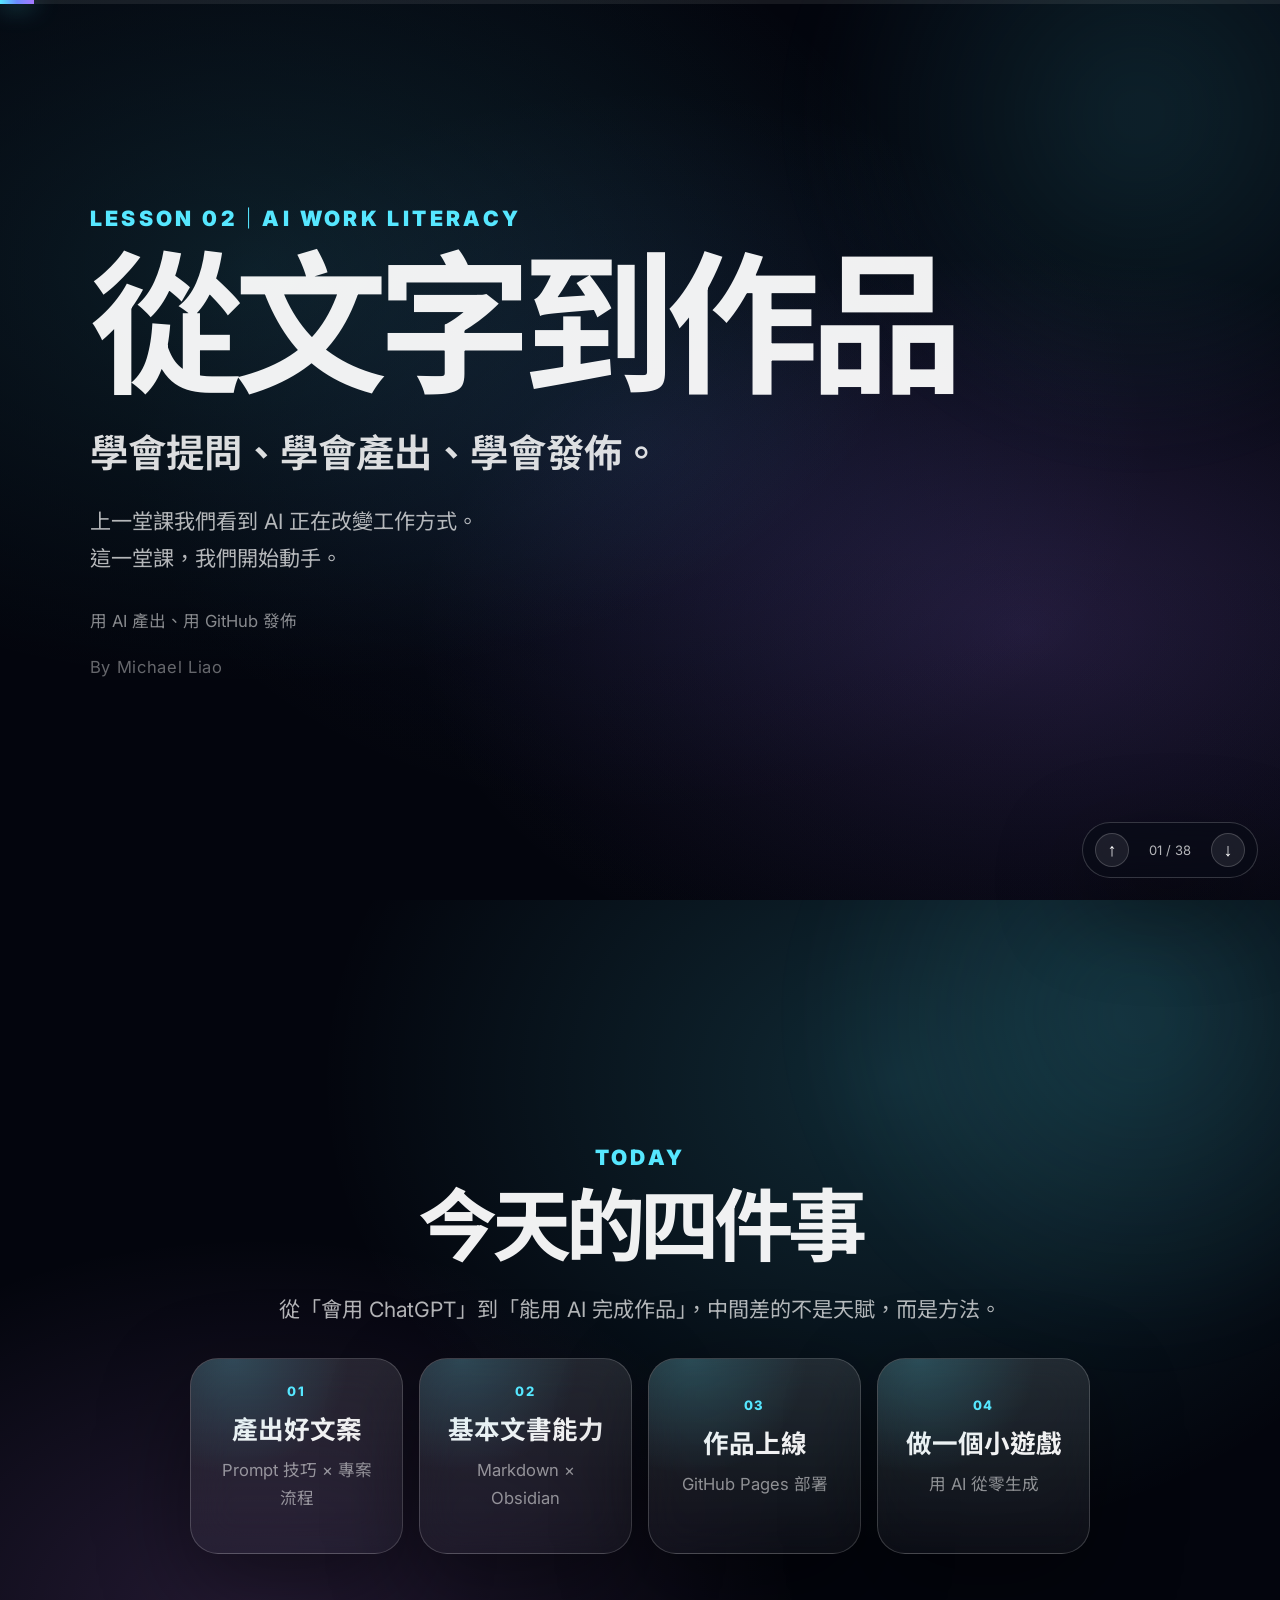
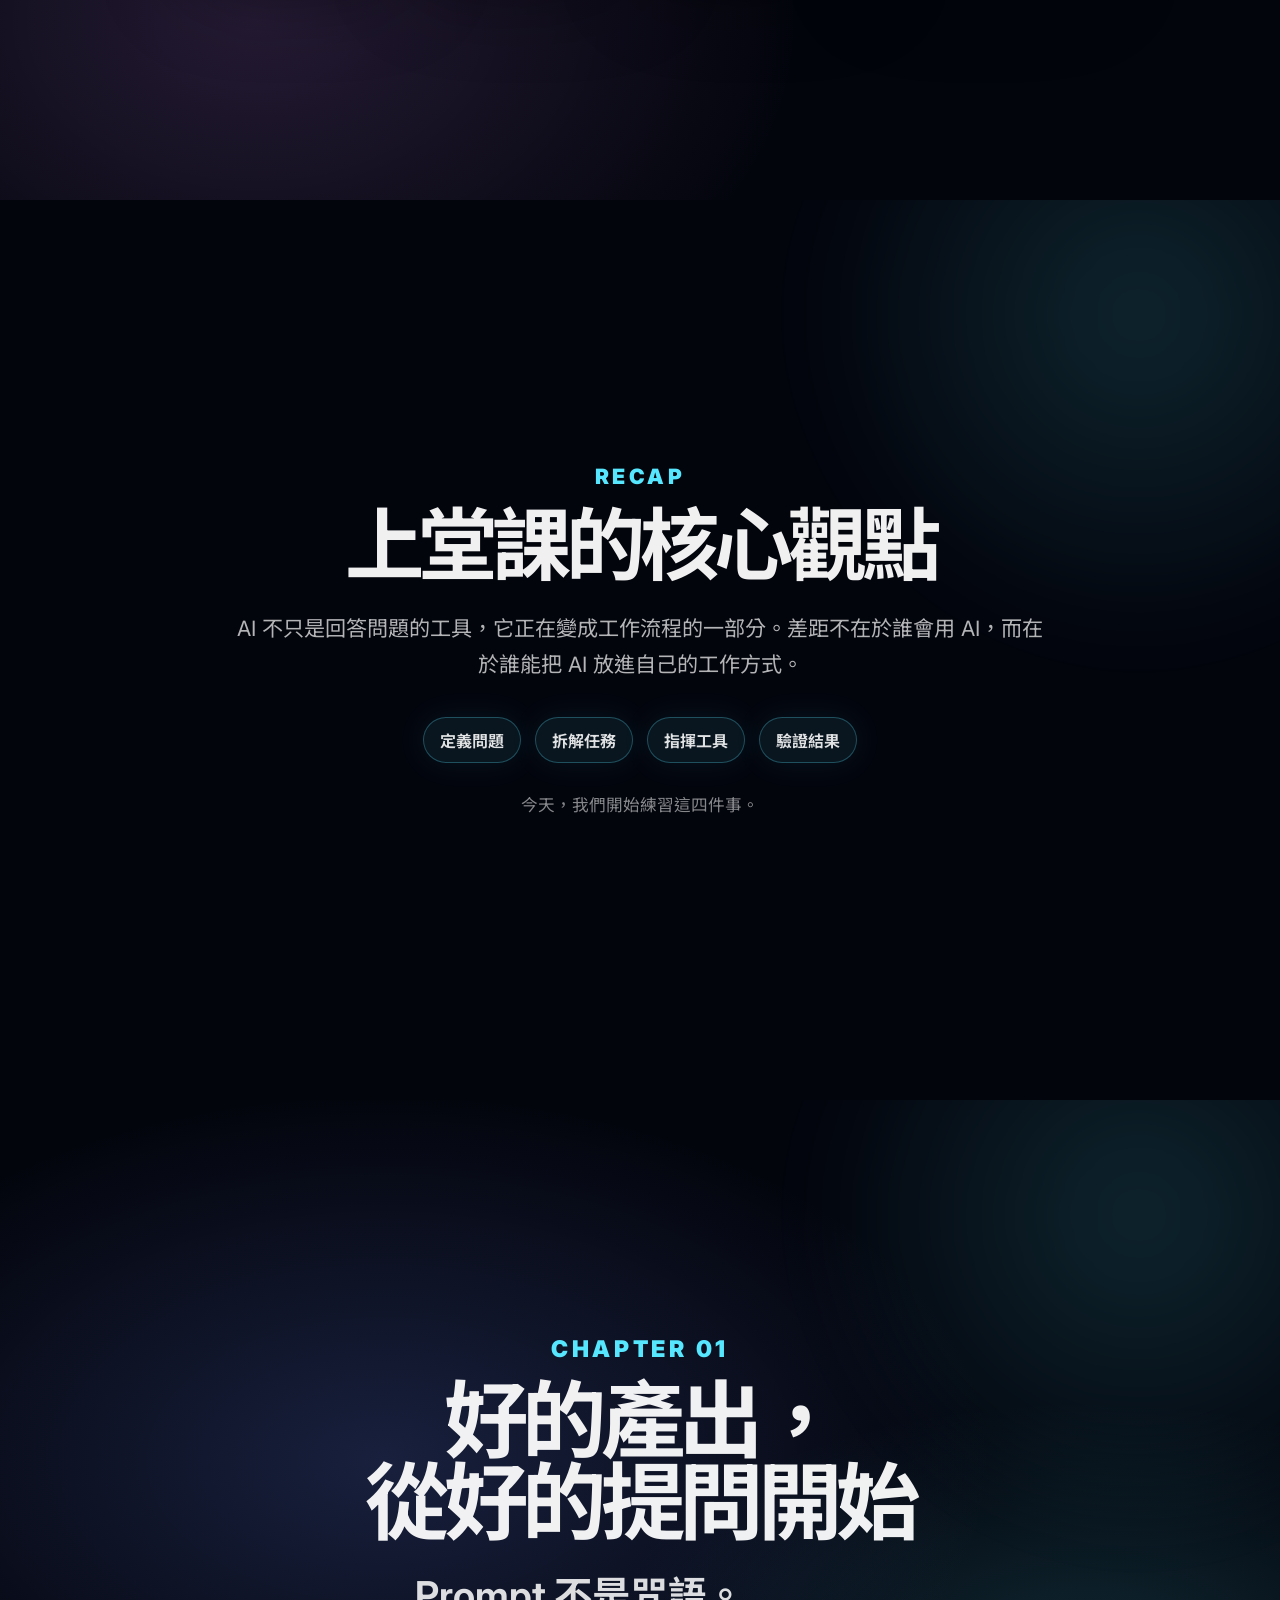
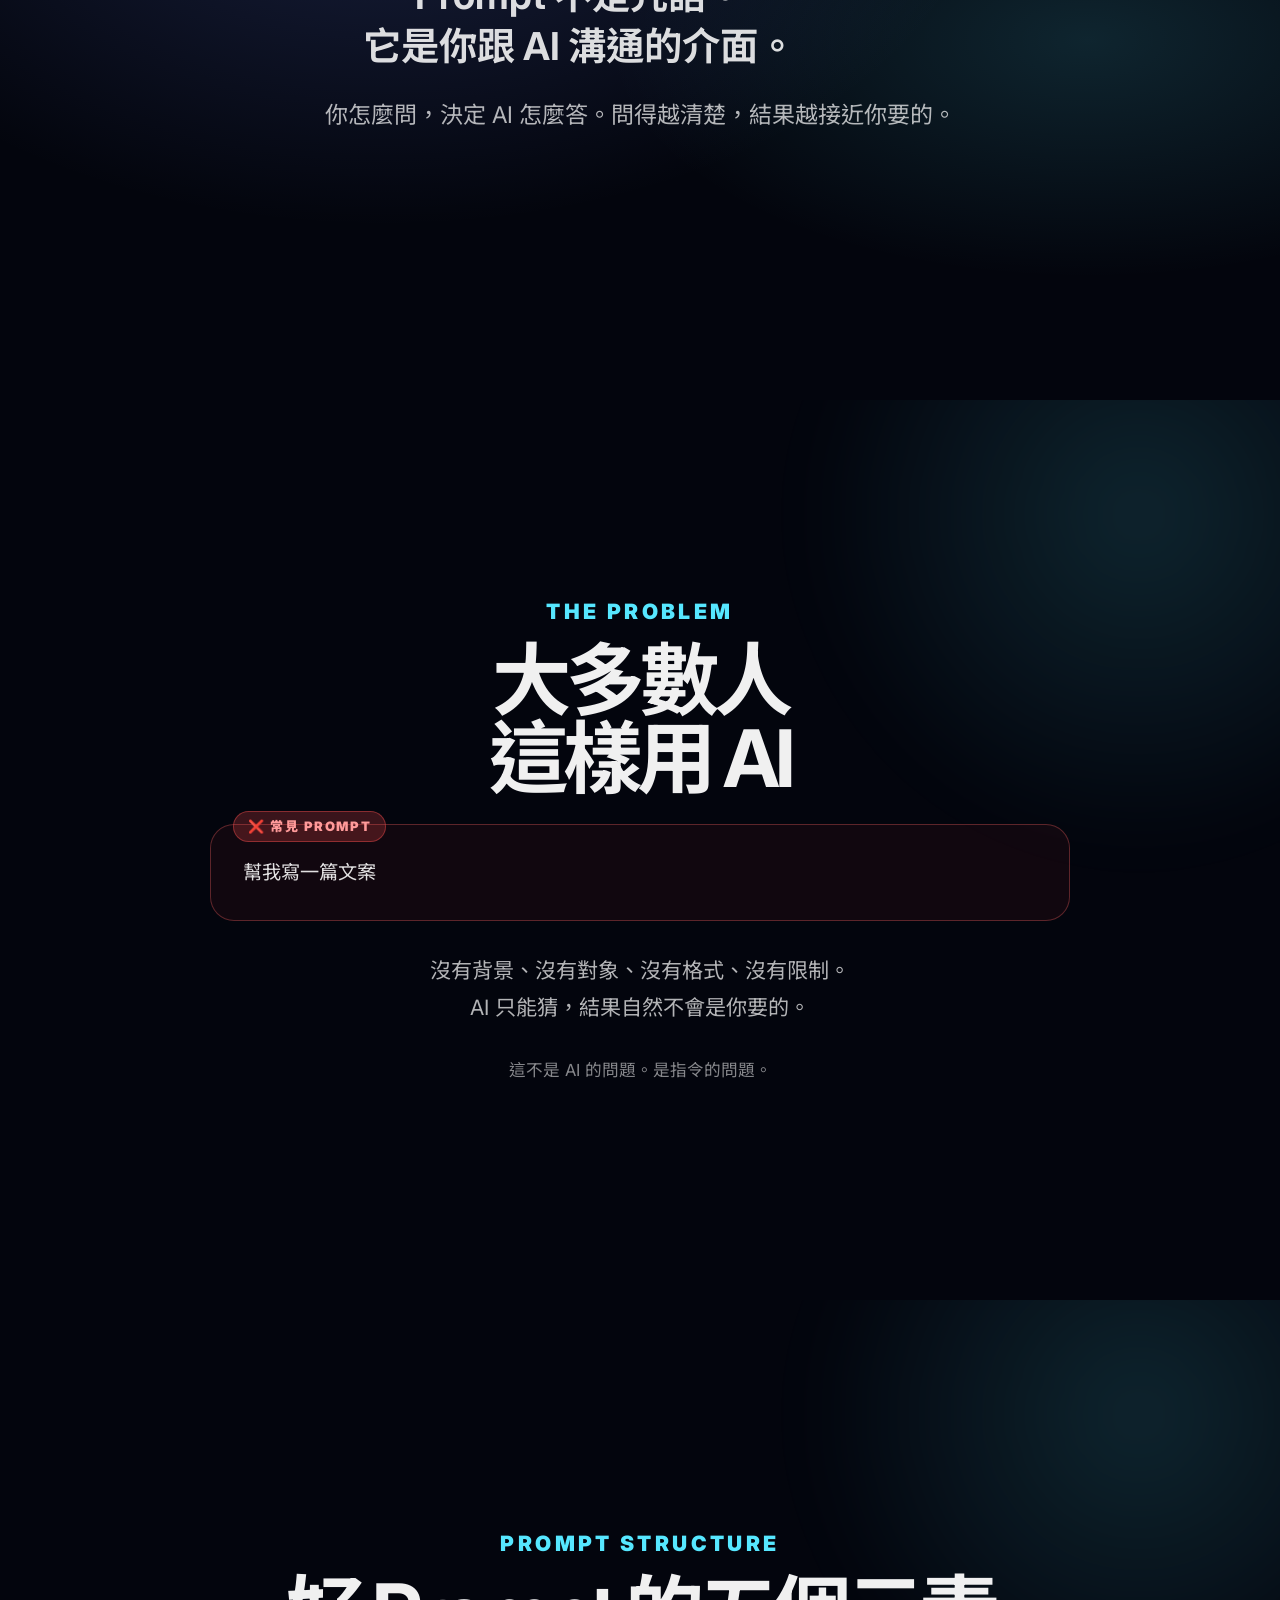
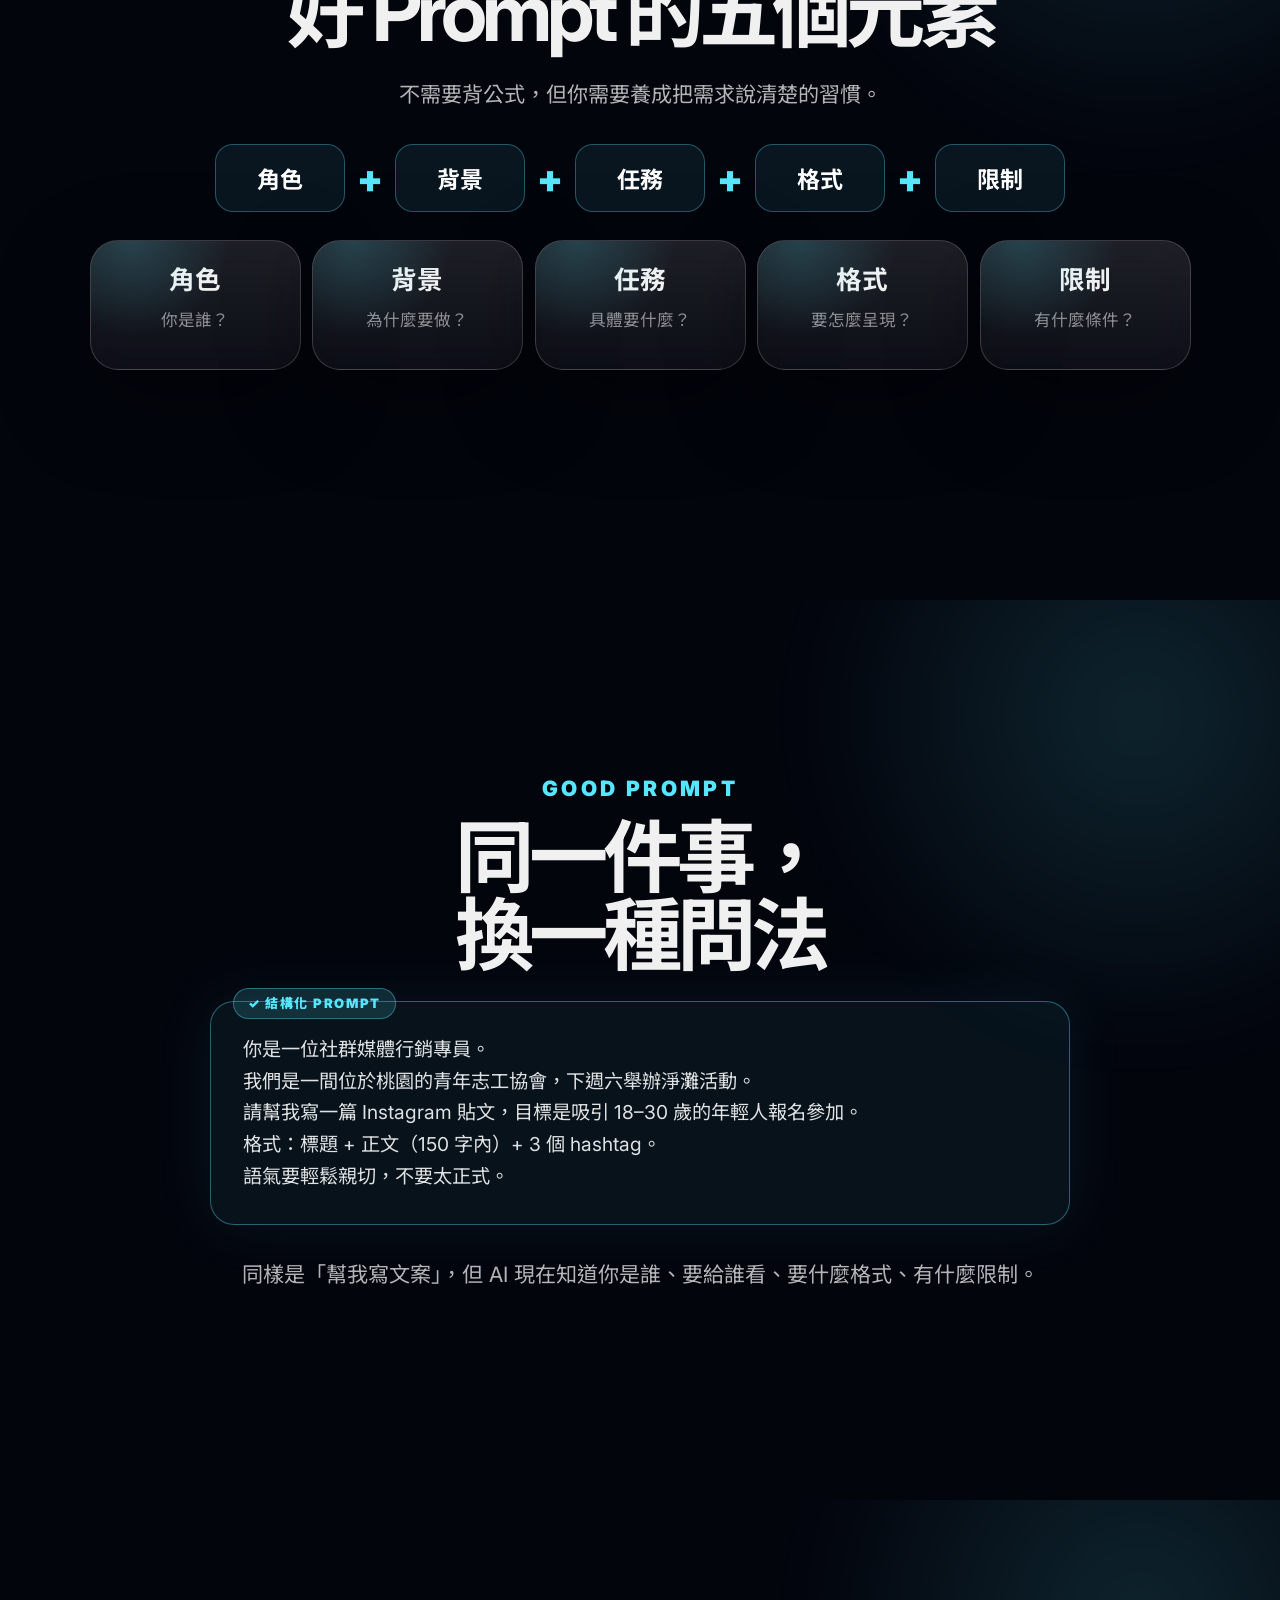
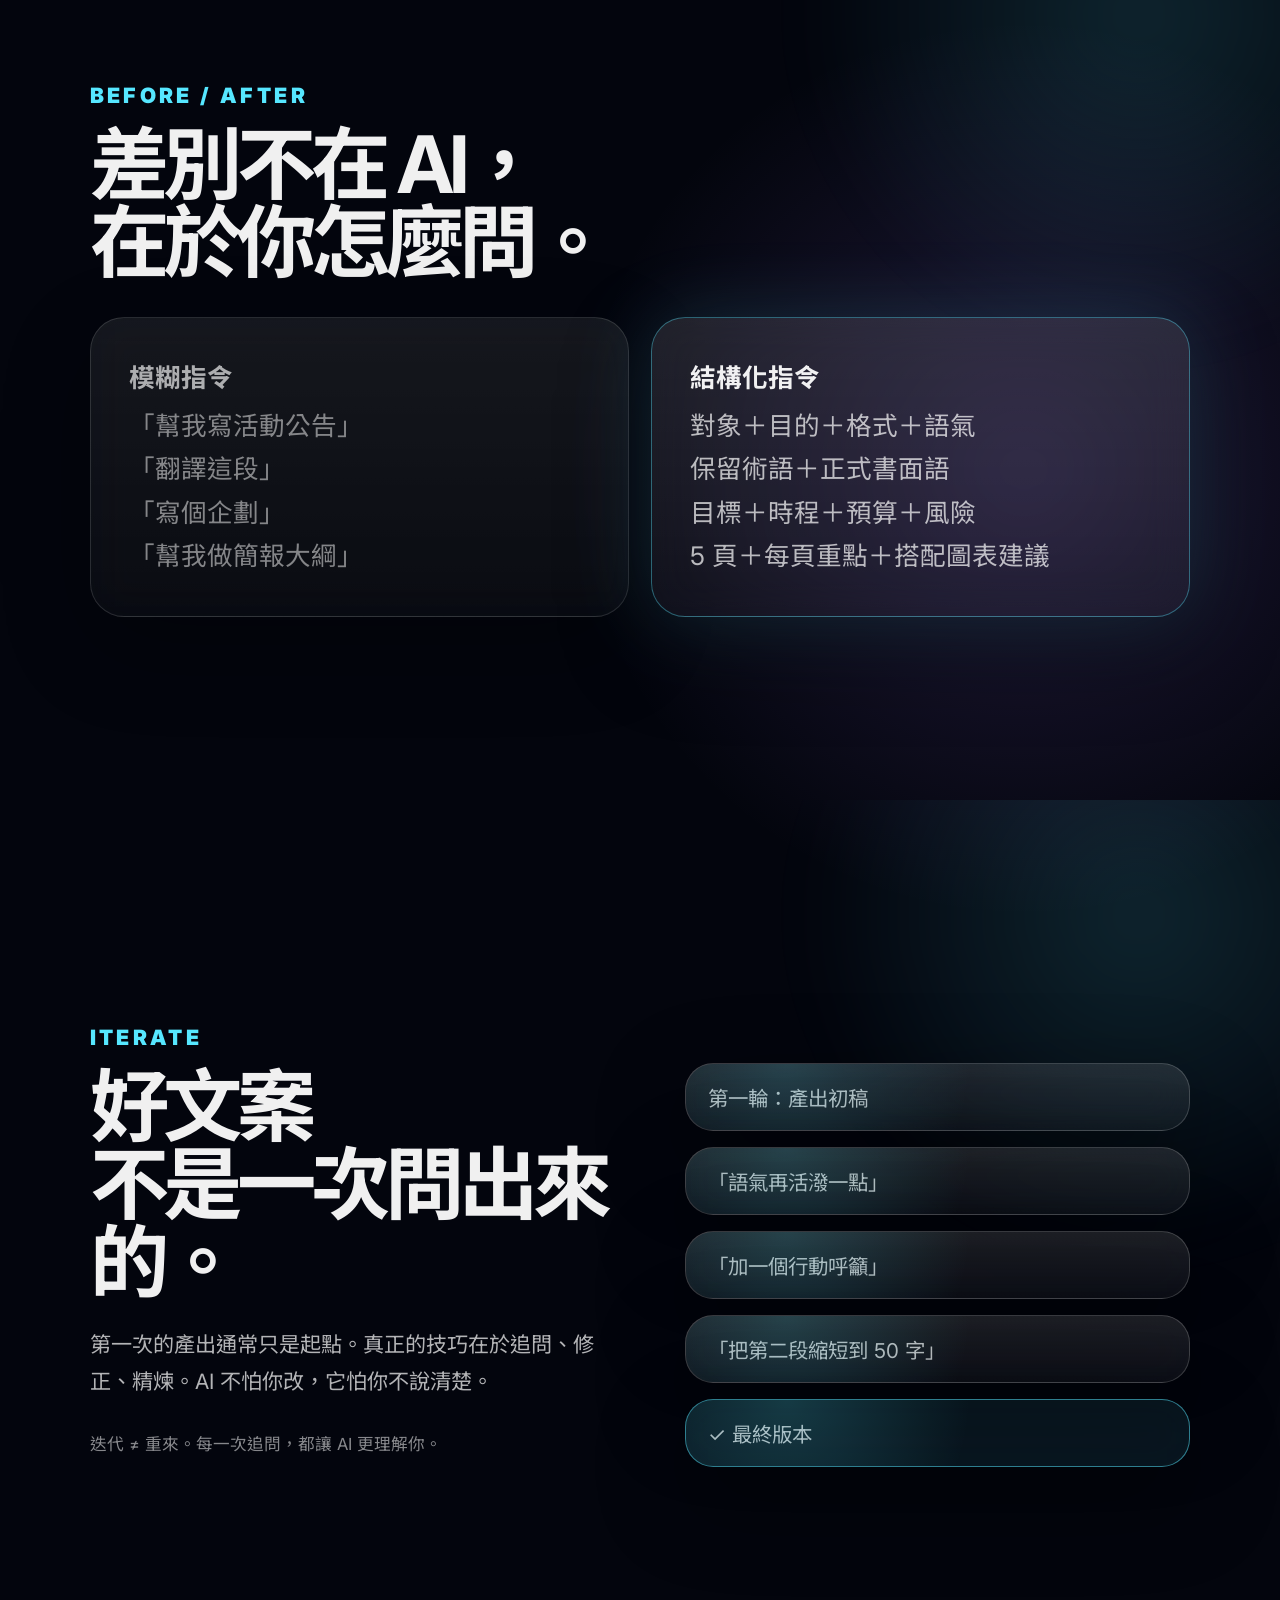
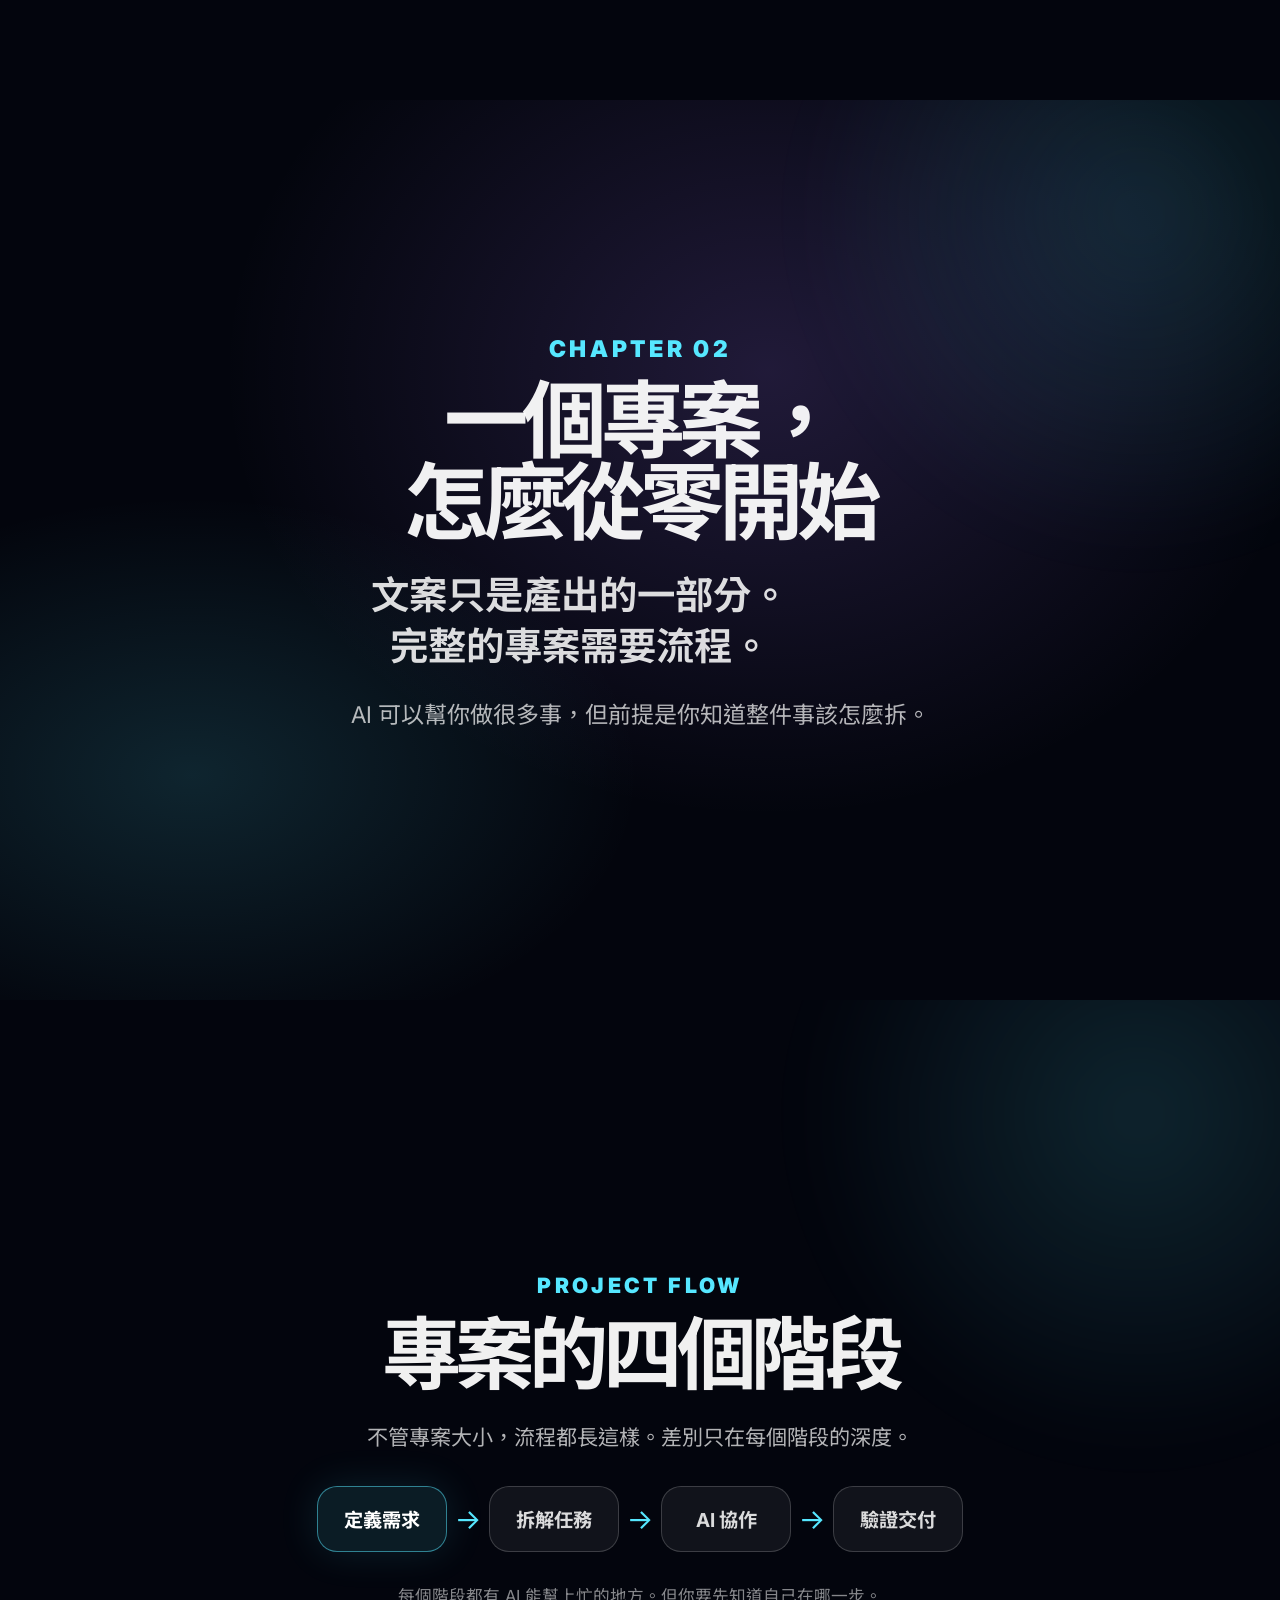
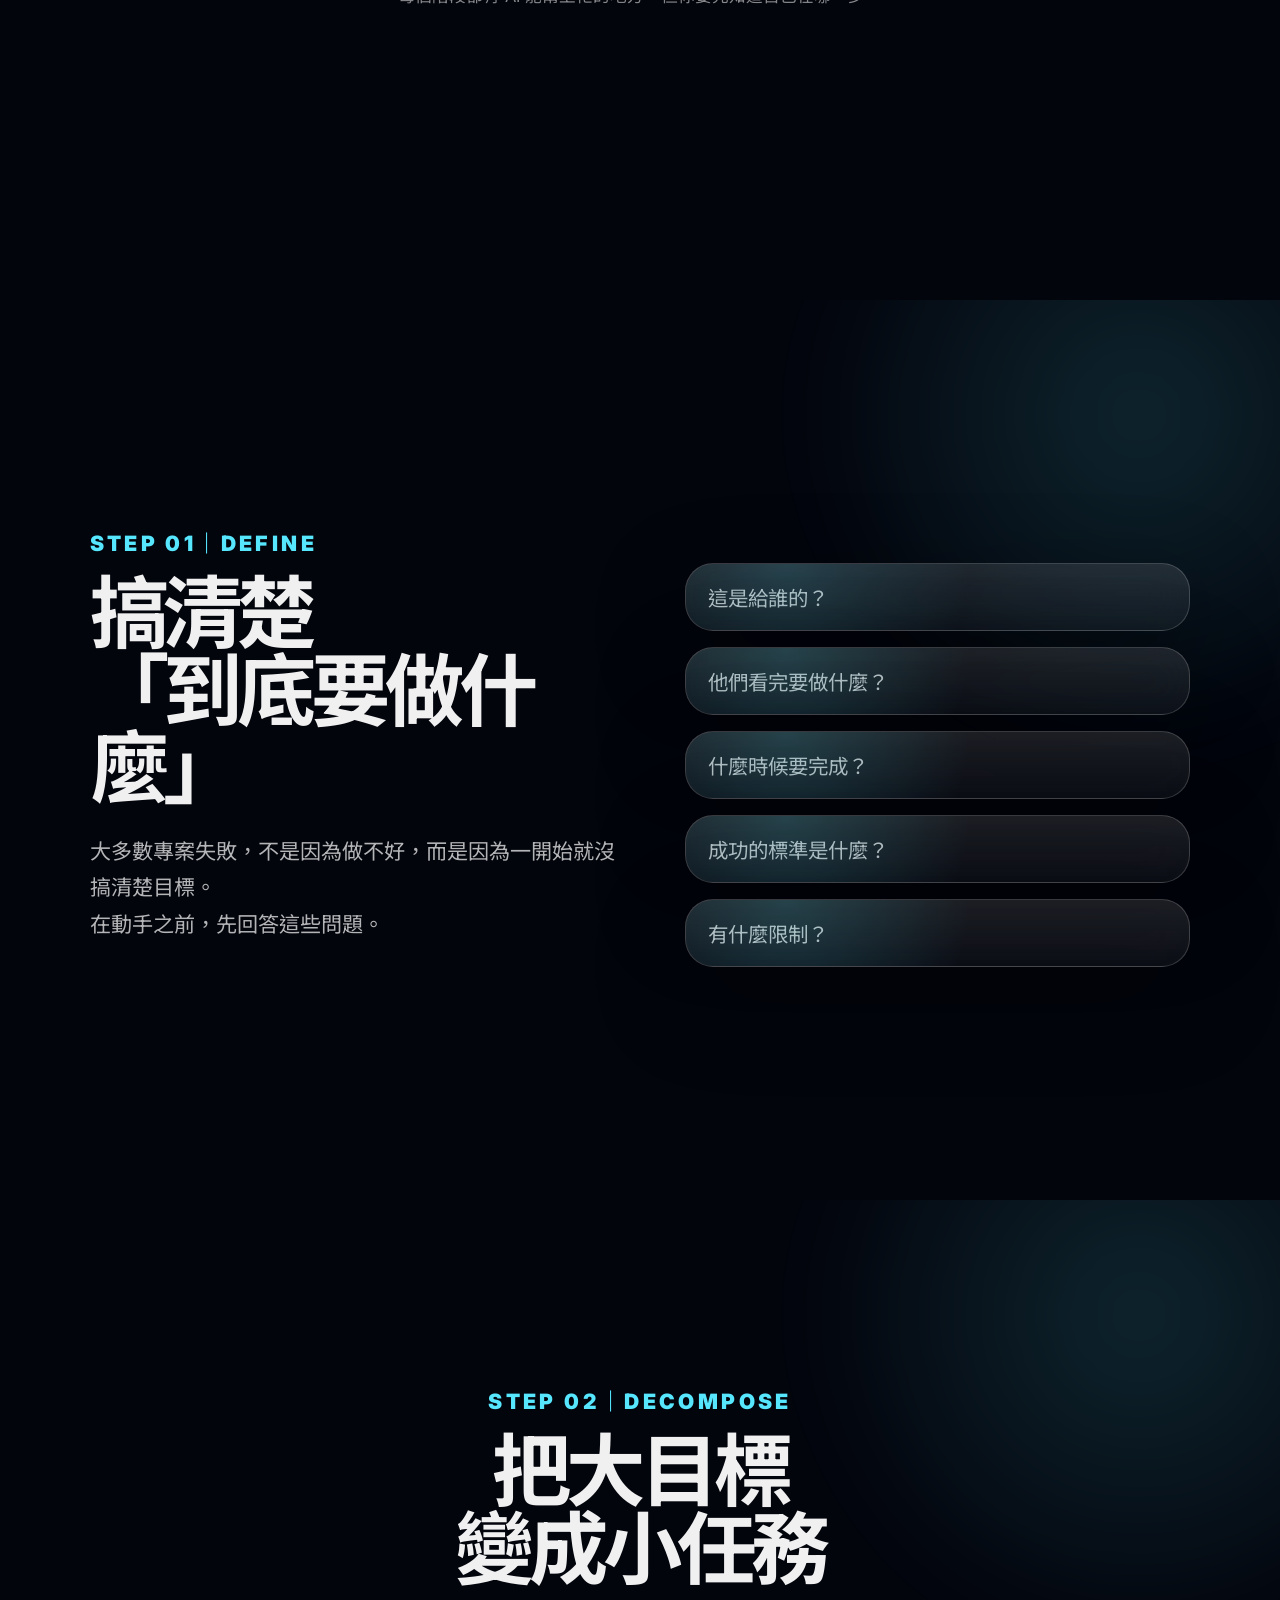
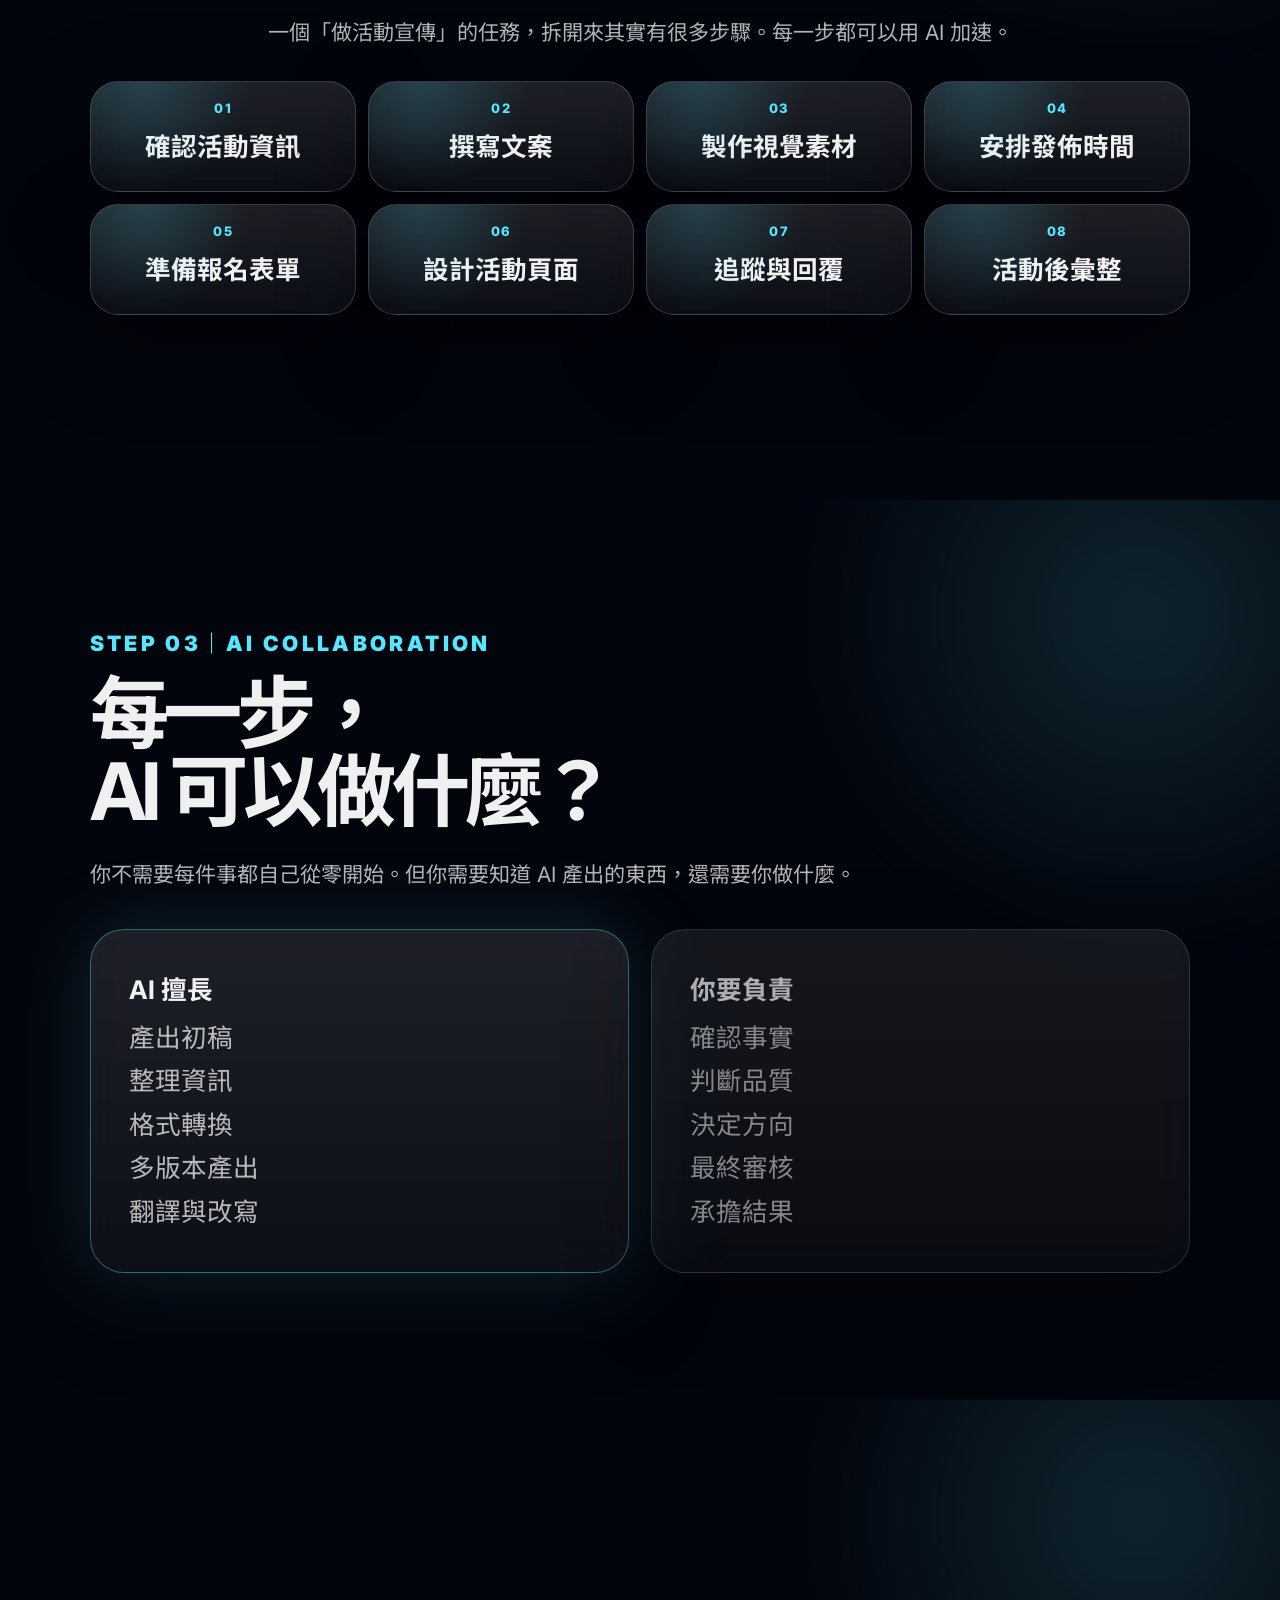
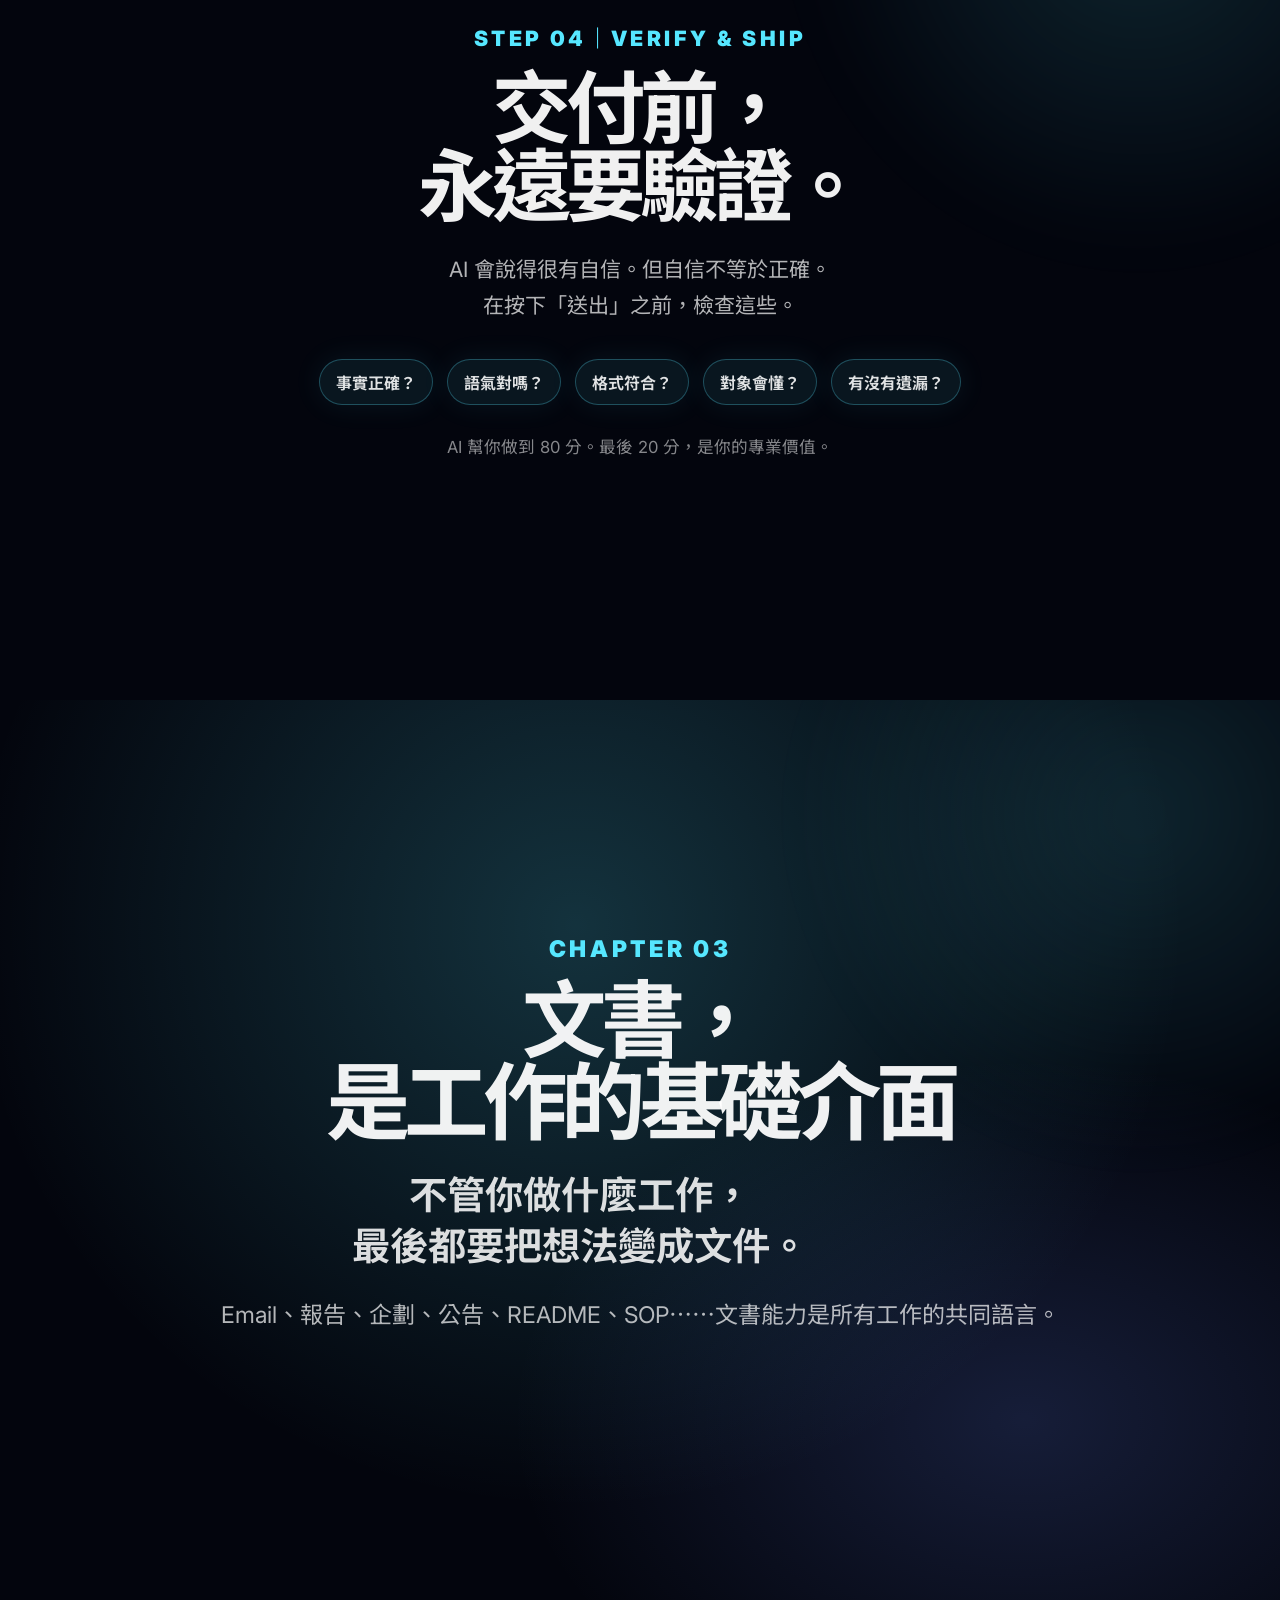
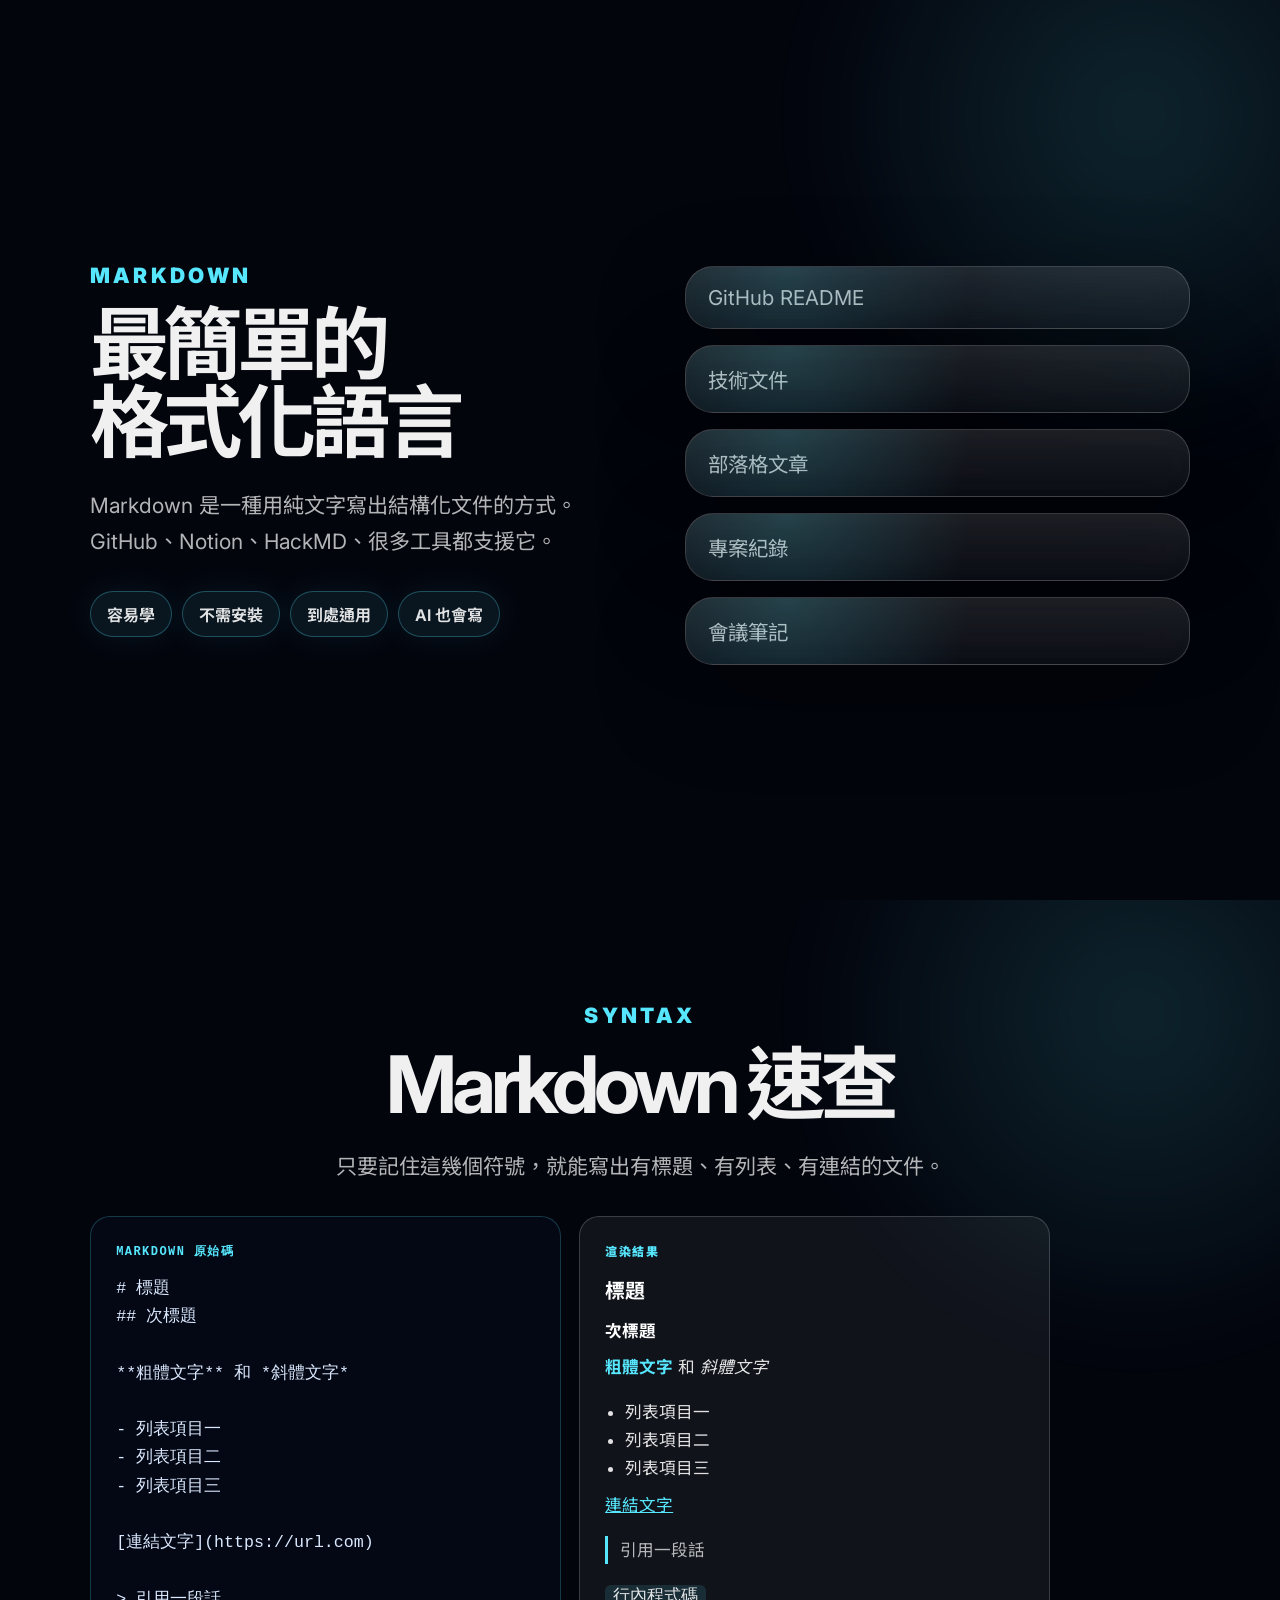
<file: index.html>
<!doctype html>
<html lang="zh-Hant">
<head>
  <meta charset="utf-8" />
  <meta name="viewport" content="width=device-width, initial-scale=1" />
  <title>從文字到作品｜用 AI 產出、用 GitHub 發佈</title>
  <meta name="description" content="AI 應用課程第二堂：Prompt 技巧、專案流程、基本文書、GitHub Pages 部署。" />
  <link rel="preconnect" href="https://fonts.googleapis.com">
  <link rel="preconnect" href="https://fonts.gstatic.com" crossorigin>
  <link href="https://fonts.googleapis.com/css2?family=Inter:wght@400;500;600;700;800;900&family=Noto+Sans+TC:wght@400;500;700;900&display=swap" rel="stylesheet">
  <link rel="stylesheet" href="style.css" />
</head>
<body>
  <div class="progress" aria-hidden="true"><span id="progressBar"></span></div>
  <nav class="deck-nav" aria-label="簡報導覽">
    <button id="prevBtn" type="button" aria-label="上一頁">↑</button>
    <span id="pageIndicator">01 / 38</span>
    <button id="nextBtn" type="button" aria-label="下一頁">↓</button>
  </nav>

  <main id="deck">

    <!-- ═══════════════════════════════════════════ P1 HERO ═══ -->
    <section class="slide hero gradient-bg-01" id="p1">
      <div class="shade light"></div>
      <div class="content hero-content left">
        <p class="eyebrow">Lesson 02｜AI Work Literacy</p>
        <h1>從文字到作品</h1>
        <p class="subtitle">學會提問、學會產出、學會發佈。</p>
        <p class="narrative">上一堂課我們看到 AI 正在改變工作方式。<br>這一堂課，我們開始動手。</p>
        <p class="micro">用 AI 產出、用 GitHub 發佈</p>
        <p class="micro" style="margin-top:18px;opacity:.75;letter-spacing:.04em;">By Michael Liao</p>
      </div>
    </section>

    <!-- ═══════════════════════════════════════════ P2 TODAY ═══ -->
    <section class="slide card-grid-slide gradient-bg-02" id="p2">
      <div class="content narrow center">
        <p class="eyebrow">Today</p>
        <h2>今天的四件事</h2>
        <p class="narrative">從「會用 ChatGPT」到「能用 AI 完成作品」，中間差的不是天賦，而是方法。</p>
        <div class="cards four">
          <article class="glass-card"><span>01</span><h3>產出好文案</h3><p class="micro">Prompt 技巧 × 專案流程</p></article>
          <article class="glass-card"><span>02</span><h3>基本文書能力</h3><p class="micro">Markdown × Obsidian</p></article>
          <article class="glass-card"><span>03</span><h3>作品上線</h3><p class="micro">GitHub Pages 部署</p></article>
          <article class="glass-card"><span>04</span><h3>做一個小遊戲</h3><p class="micro">用 AI 從零生成</p></article>
        </div>
      </div>
    </section>

    <!-- ═══════════════════════════════════════════ P3 RECAP ═══ -->
    <section class="slide narrative-slide" id="p3">
      <div class="content center narrow">
        <p class="eyebrow">Recap</p>
        <h2>上堂課的核心觀點</h2>
        <p class="narrative">AI 不只是回答問題的工具，它正在變成工作流程的一部分。差距不在於誰會用 AI，而在於誰能把 AI 放進自己的工作方式。</p>
        <div class="keyword-row">
          <span>定義問題</span><span>拆解任務</span><span>指揮工具</span><span>驗證結果</span>
        </div>
        <p class="micro" style="margin-top:28px;">今天，我們開始練習這四件事。</p>
      </div>
    </section>

    <!-- ═══════════════════════════════ CH1: PROMPT ═══ -->
    <section class="slide chapter gradient-bg-03" id="p4">
      <div class="content center wide">
        <p class="eyebrow">Chapter 01</p>
        <h2>好的產出，<br>從好的提問開始</h2>
        <p class="subtitle">Prompt 不是咒語。<br>它是你跟 AI 溝通的介面。</p>
        <p class="narrative">你怎麼問，決定 AI 怎麼答。問得越清楚，結果越接近你要的。</p>
      </div>
    </section>

    <!-- ═══════════════════════════════════════════ P5 BAD PROMPT ═══ -->
    <section class="slide narrative-slide" id="p5">
      <div class="content center narrow">
        <p class="eyebrow">The Problem</p>
        <h2>大多數人<br>這樣用 AI</h2>
        <div class="prompt-box bad">
          <span class="label">❌ 常見 Prompt</span>
          幫我寫一篇文案
        </div>
        <p class="narrative" style="margin-top:32px;">沒有背景、沒有對象、沒有格式、沒有限制。<br>AI 只能猜，結果自然不會是你要的。</p>
        <p class="micro">這不是 AI 的問題。是指令的問題。</p>
      </div>
    </section>

    <!-- ═══════════════════════════════════════════ P6 FORMULA ═══ -->
    <section class="slide card-grid-slide" id="p6">
      <div class="content center wide">
        <p class="eyebrow">Prompt Structure</p>
        <h2>好 Prompt 的五個元素</h2>
        <p class="narrative">不需要背公式，但你需要養成把需求說清楚的習慣。</p>
        <div class="formula-row">
          <div class="formula-item">角色</div>
          <div class="formula-plus">+</div>
          <div class="formula-item">背景</div>
          <div class="formula-plus">+</div>
          <div class="formula-item">任務</div>
          <div class="formula-plus">+</div>
          <div class="formula-item">格式</div>
          <div class="formula-plus">+</div>
          <div class="formula-item">限制</div>
        </div>
        <div class="cards five compact" style="margin-top:24px;">
          <article class="glass-card"><h3>角色</h3><p class="micro">你是誰？</p></article>
          <article class="glass-card"><h3>背景</h3><p class="micro">為什麼要做？</p></article>
          <article class="glass-card"><h3>任務</h3><p class="micro">具體要什麼？</p></article>
          <article class="glass-card"><h3>格式</h3><p class="micro">要怎麼呈現？</p></article>
          <article class="glass-card"><h3>限制</h3><p class="micro">有什麼條件？</p></article>
        </div>
      </div>
    </section>

    <!-- ═══════════════════════════════════════════ P7 GOOD PROMPT ═══ -->
    <section class="slide narrative-slide" id="p7">
      <div class="content center narrow">
        <p class="eyebrow">Good Prompt</p>
        <h2>同一件事，<br>換一種問法</h2>
        <div class="prompt-box good">
          <span class="label">✓ 結構化 Prompt</span>
          你是一位社群媒體行銷專員。<br>
          我們是一間位於桃園的青年志工協會，下週六舉辦淨灘活動。<br>
          請幫我寫一篇 Instagram 貼文，目標是吸引 18–30 歲的年輕人報名參加。<br>
          格式：標題 + 正文（150 字內）+ 3 個 hashtag。<br>
          語氣要輕鬆親切，不要太正式。
        </div>
        <p class="narrative" style="margin-top:32px;">同樣是「幫我寫文案」，但 AI 現在知道你是誰、要給誰看、要什麼格式、有什麼限制。</p>
      </div>
    </section>

    <!-- ═══════════════════════════════════════════ P8 COMPARISON ═══ -->
    <section class="slide split-comparison" id="p8">
      <div class="content wide">
        <p class="eyebrow">Before / After</p>
        <h2>差別不在 AI，<br>在於你怎麼問。</h2>
        <div class="compare-grid">
          <article class="compare-card dim">
            <h3>模糊指令</h3>
            <p>「幫我寫活動公告」<br>「翻譯這段」<br>「寫個企劃」<br>「幫我做簡報大綱」</p>
          </article>
          <article class="compare-card glow">
            <h3>結構化指令</h3>
            <p>對象＋目的＋格式＋語氣<br>保留術語＋正式書面語<br>目標＋時程＋預算＋風險<br>5 頁＋每頁重點＋搭配圖表建議</p>
          </article>
        </div>
      </div>
    </section>

    <!-- ═══════════════════════════════════════════ P9 ITERATE ═══ -->
    <section class="slide narrative-slide" id="p9">
      <div class="content split align-center">
        <div>
          <p class="eyebrow">Iterate</p>
          <h2>好文案<br>不是一次問出來的。</h2>
          <p class="narrative">第一次的產出通常只是起點。真正的技巧在於追問、修正、精煉。AI 不怕你改，它怕你不說清楚。</p>
          <p class="micro">迭代 ≠ 重來。每一次追問，都讓 AI 更理解你。</p>
        </div>
        <div class="cards vertical">
          <article class="glass-card thin">第一輪：產出初稿</article>
          <article class="glass-card thin">「語氣再活潑一點」</article>
          <article class="glass-card thin">「加一個行動呼籲」</article>
          <article class="glass-card thin">「把第二段縮短到 50 字」</article>
          <article class="glass-card thin highlight" style="border-color:rgba(86,231,255,.5);background:rgba(86,231,255,.08);">✓ 最終版本</article>
        </div>
      </div>
    </section>

    <!-- ═══════════════════════════════ CH2: PROJECT ═══ -->
    <section class="slide chapter gradient-bg-04" id="p10">
      <div class="content center wide">
        <p class="eyebrow">Chapter 02</p>
        <h2>一個專案，<br>怎麼從零開始</h2>
        <p class="subtitle">文案只是產出的一部分。<br>完整的專案需要流程。</p>
        <p class="narrative">AI 可以幫你做很多事，但前提是你知道整件事該怎麼拆。</p>
      </div>
    </section>

    <!-- ═══════════════════════════════════════════ P11 FLOW ═══ -->
    <section class="slide narrative-slide" id="p11">
      <div class="content center wide">
        <p class="eyebrow">Project Flow</p>
        <h2>專案的四個階段</h2>
        <p class="narrative">不管專案大小，流程都長這樣。差別只在每個階段的深度。</p>
        <div class="flow-horizontal">
          <div class="flow-node active">定義需求</div>
          <div class="flow-arrow">→</div>
          <div class="flow-node">拆解任務</div>
          <div class="flow-arrow">→</div>
          <div class="flow-node">AI 協作</div>
          <div class="flow-arrow">→</div>
          <div class="flow-node">驗證交付</div>
        </div>
        <p class="micro">每個階段都有 AI 能幫上忙的地方。但你要先知道自己在哪一步。</p>
      </div>
    </section>

    <!-- ═══════════════════════════════════════════ P12 DEFINE ═══ -->
    <section class="slide narrative-slide" id="p12">
      <div class="content split align-center">
        <div>
          <p class="eyebrow">Step 01｜Define</p>
          <h2>搞清楚<br>「到底要做什麼」</h2>
          <p class="narrative">大多數專案失敗，不是因為做不好，而是因為一開始就沒搞清楚目標。<br>在動手之前，先回答這些問題。</p>
        </div>
        <div class="cards vertical">
          <article class="glass-card thin">這是給誰的？</article>
          <article class="glass-card thin">他們看完要做什麼？</article>
          <article class="glass-card thin">什麼時候要完成？</article>
          <article class="glass-card thin">成功的標準是什麼？</article>
          <article class="glass-card thin">有什麼限制？</article>
        </div>
      </div>
    </section>

    <!-- ═══════════════════════════════════════════ P13 DECOMPOSE ═══ -->
    <section class="slide card-grid-slide" id="p13">
      <div class="content center wide">
        <p class="eyebrow">Step 02｜Decompose</p>
        <h2>把大目標<br>變成小任務</h2>
        <p class="narrative">一個「做活動宣傳」的任務，拆開來其實有很多步驟。每一步都可以用 AI 加速。</p>
        <div class="cards four compact">
          <article class="glass-card"><span>01</span><h3>確認活動資訊</h3></article>
          <article class="glass-card"><span>02</span><h3>撰寫文案</h3></article>
          <article class="glass-card"><span>03</span><h3>製作視覺素材</h3></article>
          <article class="glass-card"><span>04</span><h3>安排發佈時間</h3></article>
          <article class="glass-card"><span>05</span><h3>準備報名表單</h3></article>
          <article class="glass-card"><span>06</span><h3>設計活動頁面</h3></article>
          <article class="glass-card"><span>07</span><h3>追蹤與回覆</h3></article>
          <article class="glass-card"><span>08</span><h3>活動後彙整</h3></article>
        </div>
      </div>
    </section>

    <!-- ═══════════════════════════════════════════ P14 AI COLLAB ═══ -->
    <section class="slide split-comparison" id="p14">
      <div class="content wide">
        <p class="eyebrow">Step 03｜AI Collaboration</p>
        <h2>每一步，<br>AI 可以做什麼？</h2>
        <p class="narrative">你不需要每件事都自己從零開始。但你需要知道 AI 產出的東西，還需要你做什麼。</p>
        <div class="compare-grid">
          <article class="compare-card glow">
            <h3>AI 擅長</h3>
            <p>產出初稿<br>整理資訊<br>格式轉換<br>多版本產出<br>翻譯與改寫</p>
          </article>
          <article class="compare-card dim">
            <h3>你要負責</h3>
            <p>確認事實<br>判斷品質<br>決定方向<br>最終審核<br>承擔結果</p>
          </article>
        </div>
      </div>
    </section>

    <!-- ═══════════════════════════════════════════ P15 VERIFY ═══ -->
    <section class="slide quote-slide" id="p15">
      <div class="content center narrow">
        <p class="eyebrow">Step 04｜Verify & Ship</p>
        <h2>交付前，<br>永遠要驗證。</h2>
        <p class="narrative">AI 會說得很有自信。但自信不等於正確。<br>在按下「送出」之前，檢查這些。</p>
        <div class="keyword-row">
          <span>事實正確？</span><span>語氣對嗎？</span><span>格式符合？</span><span>對象會懂？</span><span>有沒有遺漏？</span>
        </div>
        <p class="micro" style="margin-top:28px;">AI 幫你做到 80 分。最後 20 分，是你的專業價值。</p>
      </div>
    </section>

    <!-- ═══════════════════════════════ CH3: DOCUMENTS ═══ -->
    <section class="slide chapter gradient-bg-05" id="p16">
      <div class="content center wide">
        <p class="eyebrow">Chapter 03</p>
        <h2>文書，<br>是工作的基礎介面</h2>
        <p class="subtitle">不管你做什麼工作，<br>最後都要把想法變成文件。</p>
        <p class="narrative">Email、報告、企劃、公告、README、SOP⋯⋯文書能力是所有工作的共同語言。</p>
      </div>
    </section>

    <!-- ═══════════════════════════════════════════ P17 MARKDOWN INTRO ═══ -->
    <section class="slide narrative-slide" id="p17">
      <div class="content split align-center">
        <div>
          <p class="eyebrow">Markdown</p>
          <h2>最簡單的<br>格式化語言</h2>
          <p class="narrative">Markdown 是一種用純文字寫出結構化文件的方式。GitHub、Notion、HackMD、很多工具都支援它。</p>
          <div class="chips"><span>容易學</span><span>不需安裝</span><span>到處通用</span><span>AI 也會寫</span></div>
        </div>
        <div class="cards vertical">
          <article class="glass-card thin">GitHub README</article>
          <article class="glass-card thin">技術文件</article>
          <article class="glass-card thin">部落格文章</article>
          <article class="glass-card thin">專案紀錄</article>
          <article class="glass-card thin">會議筆記</article>
        </div>
      </div>
    </section>

    <!-- ═══════════════════════════════════════════ P18 MARKDOWN SYNTAX ═══ -->
    <section class="slide card-grid-slide" id="p18">
      <div class="content center wide">
        <p class="eyebrow">Syntax</p>
        <h2>Markdown 速查</h2>
        <p class="narrative">只要記住這幾個符號，就能寫出有標題、有列表、有連結的文件。</p>
        <div class="md-split">
          <div class="md-raw"><span class="md-label">Markdown 原始碼</span># 標題
## 次標題

**粗體文字** 和 *斜體文字*

- 列表項目一
- 列表項目二
- 列表項目三

[連結文字](https://url.com)

> 引用一段話

`行內程式碼`</div>
          <div class="md-preview">
            <span class="md-label">渲染結果</span>
            <h4>標題</h4>
            <h4 style="font-size:1em;">次標題</h4>
            <p><strong>粗體文字</strong> 和 <em>斜體文字</em></p>
            <ul>
              <li>列表項目一</li>
              <li>列表項目二</li>
              <li>列表項目三</li>
            </ul>
            <p><span style="color:var(--cyan);text-decoration:underline;">連結文字</span></p>
            <p style="border-left:3px solid var(--cyan);padding-left:12px;color:var(--muted);">引用一段話</p>
            <p><code style="background:rgba(86,231,255,.12);padding:2px 8px;border-radius:6px;">行內程式碼</code></p>
          </div>
        </div>
      </div>
    </section>

    <!-- ═══════════════════════════════════════════ P19 AI + DOCS ═══ -->
    <section class="slide narrative-slide" id="p19">
      <div class="content center narrow">
        <p class="eyebrow">AI + Documents</p>
        <h2>用 AI 產出<br>結構化文件</h2>
        <div class="prompt-box good">
          <span class="label">✓ 範例 Prompt</span>
          請用 Markdown 格式，幫我寫一份「淨灘志工活動」的 README 文件。<br><br>
          包含：活動簡介、時間地點、報名方式、注意事項、聯絡資訊。<br>
          用清楚的標題和列表來組織內容。
        </div>
        <p class="narrative" style="margin-top:28px;">AI 產出 → 你檢查結構 → 修正內容 → 放進專案。<br>文件不是寫完就好，它是溝通的介面。</p>
      </div>
    </section>

    <!-- ═══════════════════════════════════════════ OBSIDIAN INTRO ═══ -->
    <section class="slide narrative-slide" id="obs1">
      <div class="content split align-center">
        <div>
          <p class="eyebrow">Real Tool</p>
          <h2>Markdown<br>不只是上課用的</h2>
          <p class="narrative">Obsidian 是一款免費的筆記軟體。你剛學的 Markdown 語法，在這裡完全通用。它把每一則筆記，都存成你電腦裡的一個純文字檔——離線可用、資料是你的、永遠不會被綁死。</p>
          <p class="micro">這證明一件事：Markdown 是帶著走的技能，不綁在任何一個網站上。</p>
        </div>
        <div class="cards vertical">
          <article class="glass-card thin">完全免費（個人使用）</article>
          <article class="glass-card thin">離線也能用</article>
          <article class="glass-card thin">資料存在你自己電腦</article>
          <article class="glass-card thin">用的就是 Markdown</article>
          <article class="glass-card thin">Windows / Mac / 手機都有</article>
        </div>
      </div>
    </section>

    <!-- ═══════════════════════════════════════════ OBSIDIAN INSTALL ═══ -->
    <section class="slide card-grid-slide" id="obs2">
      <div class="content center wide">
        <p class="eyebrow">Step by Step</p>
        <h2>一起安裝 Obsidian</h2>
        <p class="narrative">跟著做，我們現在一起裝起來。不需要註冊帳號，也不用付費。</p>
        <div class="ui-mockup">
          <div class="ui-mockup-bar">
            <div class="ui-dot"></div><div class="ui-dot"></div><div class="ui-dot"></div>
            <div class="ui-url-bar">https://obsidian.md</div>
          </div>
          <div class="ui-mockup-body">
            <div class="numbered-list" style="margin:0;">
              <div class="numbered-item"><div class="num-badge">1</div><p>打開瀏覽器，前往 <strong style="color:var(--cyan);">obsidian.md</strong>（認明這個官方網址）</p></div>
              <div class="numbered-item"><div class="num-badge">2</div><p>點 <strong>Download</strong>，選你的作業系統（Windows / Mac）</p></div>
              <div class="numbered-item"><div class="num-badge">3</div><p>打開下載的安裝檔，按指示安裝<br><span style="color:var(--soft);font-size:.85em;">Windows 若跳出 SmartScreen，點「更多資訊」→「仍要執行」</span></p></div>
              <div class="numbered-item"><div class="num-badge">4</div><p>安裝完成，打開 Obsidian</p></div>
            </div>
          </div>
        </div>
        <p class="micro" style="margin-top:18px;">⚠️ 只從官方 <strong style="color:var(--cyan);">obsidian.md</strong> 下載。網路上有很多長得很像的假下載站，不要點。</p>
      </div>
    </section>

    <!-- ═══════════════════════════════════════════ OBSIDIAN FIRST NOTE ═══ -->
    <section class="slide card-grid-slide gradient-bg-03" id="obs3">
      <div class="content center wide">
        <p class="eyebrow">First Note</p>
        <h2>寫下你的第一則筆記</h2>
        <p class="narrative">Vault（筆記庫）就是一個放筆記的資料夾。裡面每一則筆記，都是一個 Markdown 檔。</p>
        <div class="steps-grid two-col">
          <div class="step-card">
            <div class="step-number">1</div>
            <h3>建立 Vault</h3>
            <p>選「<strong style="color:var(--cyan);">Create new vault</strong>」，取個名字、選一個資料夾存放。</p>
          </div>
          <div class="step-card">
            <div class="step-number">2</div>
            <h3>開始寫</h3>
            <p>新增一則筆記，用你剛學的 Markdown：<strong style="color:var(--cyan);"># 標題</strong>、<strong style="color:var(--cyan);">- 列表</strong>、<strong style="color:var(--cyan);">**粗體**</strong>，全部通用。</p>
          </div>
          <div class="step-card">
            <div class="step-number">3</div>
            <h3>連結筆記</h3>
            <p>打兩個中括號 <strong style="color:var(--cyan);">[[</strong>，就能把一則筆記連到另一則，建立你自己的知識網。</p>
          </div>
          <div class="step-card">
            <div class="step-number">4</div>
            <h3>看關係圖</h3>
            <p>打開 <strong style="color:var(--cyan);">Graph View</strong>，你的筆記會變成一張互相連結的關係圖。</p>
          </div>
        </div>
        <p class="micro" style="margin-top:20px;">你剛學的 Markdown，現在變成一個能用一輩子的個人工具。</p>
      </div>
    </section>

    <!-- ═══════════════════════════════ CH4: GITHUB PAGES ═══ -->
    <section class="slide chapter gradient-bg-01" id="p20">
      <div class="content center wide">
        <p class="eyebrow">Chapter 04</p>
        <h2>讓你的作品<br>被世界看到</h2>
        <p class="subtitle">寫出來的東西，如果沒有人看得到，<br>就只是練習。</p>
        <p class="narrative">GitHub Pages 讓你免費把 HTML 網頁發佈到網路上。不需要買主機、不需要會後端。</p>
      </div>
    </section>

    <!-- ═══════════════════════════════════════════ P21 WHAT IS GITHUB ═══ -->
    <section class="slide narrative-slide" id="p21">
      <div class="content split align-center">
        <div>
          <p class="eyebrow">What is GitHub?</p>
          <h2>GitHub<br>是什麼？</h2>
          <p class="narrative">GitHub 是全球最大的程式碼與檔案協作平台。你可以把它想像成「程式碼版的 Google Drive」，但它還多了版本紀錄、網頁發佈、團隊協作等功能。</p>
        </div>
        <div class="cards vertical">
          <article class="glass-card thin">免費帳號就能用</article>
          <article class="glass-card thin">儲存任何類型的檔案</article>
          <article class="glass-card thin">記錄每一次修改</article>
          <article class="glass-card thin">支援網頁發佈（GitHub Pages）</article>
          <article class="glass-card thin">全球開發者都在用</article>
        </div>
      </div>
    </section>

    <!-- ═══════════════════════════════════════════ P22 STEP 1 ═══ -->
    <section class="slide card-grid-slide" id="p22">
      <div class="content center wide">
        <p class="eyebrow">Step 1</p>
        <h2>建立 GitHub 帳號</h2>
        <p class="narrative">如果你還沒有帳號，現在就去註冊。過程只需要幾分鐘。</p>
        <div class="ui-mockup">
          <div class="ui-mockup-bar">
            <div class="ui-dot"></div><div class="ui-dot"></div><div class="ui-dot"></div>
            <div class="ui-url-bar">https://github.com/signup</div>
          </div>
          <div class="ui-mockup-body">
            <div class="numbered-list" style="margin:0;">
              <div class="numbered-item"><div class="num-badge">1</div><p>前往 <strong>github.com</strong>，點選右上角 <strong>Sign up</strong></p></div>
              <div class="numbered-item"><div class="num-badge">2</div><p>輸入你的 <strong>Email</strong>，設定 <strong>密碼</strong> 和 <strong>使用者名稱</strong></p></div>
              <div class="numbered-item"><div class="num-badge">3</div><p>完成 Email 驗證（到信箱收驗證信）</p></div>
              <div class="numbered-item"><div class="num-badge">4</div><p>選擇 <strong>Free</strong> 方案即可（不需要付費）</p></div>
            </div>
          </div>
        </div>
        <p class="micro" style="margin-top:18px;">提示：使用者名稱會變成你的網址，例如 username.github.io</p>
      </div>
    </section>

    <!-- ═══════════════════════════════════════════ P23 STEP 2 ═══ -->
    <section class="slide card-grid-slide" id="p23">
      <div class="content center wide">
        <p class="eyebrow">Step 2</p>
        <h2>建立 Repository</h2>
        <p class="narrative">Repository（倉庫）就是一個放檔案的資料夾，但它有版本紀錄。</p>
        <div class="ui-mockup">
          <div class="ui-mockup-bar">
            <div class="ui-dot"></div><div class="ui-dot"></div><div class="ui-dot"></div>
            <div class="ui-url-bar">https://github.com/new</div>
          </div>
          <div class="ui-mockup-body">
            <div class="numbered-list" style="margin:0;">
              <div class="numbered-item"><div class="num-badge">1</div><p>登入 GitHub 後，點選右上角 <strong>＋</strong> → <strong>New repository</strong></p></div>
              <div class="numbered-item"><div class="num-badge">2</div><p>輸入 <strong>Repository name</strong>（例如：my-first-site）</p></div>
              <div class="numbered-item"><div class="num-badge">3</div><p>選擇 <strong>Public</strong>（公開，GitHub Pages 需要）</p></div>
              <div class="numbered-item"><div class="num-badge">4</div><p>勾選 <strong>Add a README file</strong></p></div>
              <div class="numbered-item"><div class="num-badge">5</div><p>點擊 <strong>Create repository</strong></p></div>
            </div>
          </div>
        </div>
      </div>
    </section>

    <!-- ═══════════════════════════════════════════ P24 STEP 3 ═══ -->
    <section class="slide card-grid-slide" id="p24">
      <div class="content center wide">
        <p class="eyebrow">Step 3</p>
        <h2>上傳你的 HTML 檔案</h2>
        <p class="narrative">把你的 index.html（和 CSS、圖片等）上傳到 Repository。</p>
        <div class="ui-mockup">
          <div class="ui-mockup-bar">
            <div class="ui-dot"></div><div class="ui-dot"></div><div class="ui-dot"></div>
            <div class="ui-url-bar">https://github.com/你的帳號/my-first-site</div>
          </div>
          <div class="ui-mockup-body">
            <div class="numbered-list" style="margin:0;">
              <div class="numbered-item"><div class="num-badge">1</div><p>進入你的 Repository 頁面</p></div>
              <div class="numbered-item"><div class="num-badge">2</div><p>點選 <strong>Add file</strong> → <strong>Upload files</strong></p></div>
              <div class="numbered-item"><div class="num-badge">3</div><p>把你的檔案 <strong>拖曳</strong> 到上傳區域</p></div>
              <div class="numbered-item"><div class="num-badge">4</div><p>在下方 Commit message 寫一句說明（例如：上傳首頁）</p></div>
              <div class="numbered-item"><div class="num-badge">5</div><p>點擊 <strong>Commit changes</strong></p></div>
            </div>
          </div>
        </div>
        <p class="micro" style="margin-top:18px;">重要：主頁面的檔名一定要叫 <code style="background:rgba(86,231,255,.14);padding:2px 8px;border-radius:6px;color:#eafcff;">index.html</code></p>
      </div>
    </section>

    <!-- ═══════════════════════════════════════════ P25 STEP 4 ═══ -->
    <section class="slide card-grid-slide" id="p25">
      <div class="content center wide">
        <p class="eyebrow">Step 4</p>
        <h2>啟用 GitHub Pages</h2>
        <p class="narrative">上傳完檔案後，還需要開啟 Pages 功能，你的網站才會上線。</p>
        <div class="ui-mockup">
          <div class="ui-mockup-bar">
            <div class="ui-dot"></div><div class="ui-dot"></div><div class="ui-dot"></div>
            <div class="ui-url-bar">https://github.com/你的帳號/my-first-site/settings/pages</div>
          </div>
          <div class="ui-mockup-body">
            <div class="numbered-list" style="margin:0;">
              <div class="numbered-item"><div class="num-badge">1</div><p>進入 Repository → 上方選單點選 <strong>Settings</strong></p></div>
              <div class="numbered-item"><div class="num-badge">2</div><p>左側選單找到 <strong>Pages</strong></p></div>
              <div class="numbered-item"><div class="num-badge">3</div><p>在 Source 區域選擇 <strong>Deploy from a branch</strong></p></div>
              <div class="numbered-item"><div class="num-badge">4</div><p>Branch 選 <strong>main</strong>，資料夾選 <strong>/ (root)</strong></p></div>
              <div class="numbered-item"><div class="num-badge">5</div><p>點擊 <strong>Save</strong></p></div>
            </div>
          </div>
        </div>
      </div>
    </section>

    <!-- ═══════════════════════════════════════════ P26 STEP 5 ═══ -->
    <section class="slide quote-slide gradient-bg-02" id="p26">
      <div class="content center narrow">
        <p class="eyebrow">Step 5</p>
        <h2>你的網站<br>上線了！</h2>
        <p class="narrative">等待約 1–3 分鐘，GitHub 會自動部署。完成後你會得到一個網址：</p>
        <div class="ui-mockup" style="max-width:620px;">
          <div class="ui-mockup-bar">
            <div class="ui-dot"></div><div class="ui-dot"></div><div class="ui-dot"></div>
            <div class="ui-url-bar">https://你的帳號.github.io/my-first-site/</div>
          </div>
          <div class="ui-mockup-body" style="text-align:center;padding:40px;">
            <p style="font-size:clamp(28px,3vw,42px);font-weight:800;color:white;margin:0;">🎉 恭喜！</p>
            <p style="margin:12px 0 0;">你的第一個網站，全世界都看得到了。</p>
          </div>
        </div>
        <p class="micro" style="margin-top:22px;">這個網址可以分享給任何人。手機也能打開。</p>
      </div>
    </section>

    <!-- ═══════════════════════════════════════════ P27 TROUBLESHOOT ═══ -->
    <section class="slide card-grid-slide" id="p27">
      <div class="content center wide">
        <p class="eyebrow">Troubleshooting</p>
        <h2>常見問題</h2>
        <p class="narrative">第一次部署一定會遇到問題，不要緊張。以下是最常見的狀況。</p>
        <div class="steps-grid two-col">
          <div class="step-card">
            <div class="step-number">?</div>
            <h3>網頁顯示 404</h3>
            <p>確認你的主檔案名稱是 <strong style="color:var(--cyan);">index.html</strong>（全小寫）。如果名字不對，GitHub 找不到首頁。</p>
          </div>
          <div class="step-card">
            <div class="step-number">?</div>
            <h3>CSS / 圖片沒載入</h3>
            <p>檢查路徑是否正確。在 GitHub 上，大小寫有差別。<strong style="color:var(--cyan);">Style.css</strong> 和 <strong style="color:var(--cyan);">style.css</strong> 是不同的檔案。</p>
          </div>
          <div class="step-card">
            <div class="step-number">?</div>
            <h3>更新了但網站沒變</h3>
            <p>GitHub Pages 有快取。按 <strong style="color:var(--cyan);">Ctrl + Shift + R</strong>（Mac 用 Cmd + Shift + R）強制重新載入。</p>
          </div>
          <div class="step-card">
            <div class="step-number">?</div>
            <h3>Pages 設定找不到</h3>
            <p>確認 Repository 是 <strong style="color:var(--cyan);">Public</strong>。Private repo 的 Pages 需要付費方案。</p>
          </div>
        </div>
      </div>
    </section>

    <!-- ═══════════════════════════════ CH5: BUILD A GAME ═══ -->
    <section class="slide chapter gradient-bg-04" id="game1">
      <div class="content center wide">
        <p class="eyebrow">Chapter 05 · Capstone</p>
        <h2>最後的挑戰：<br>用 AI 做一個小遊戲</h2>
        <p class="subtitle">這是整堂課的總驗收。</p>
        <p class="narrative">你不會寫遊戲的程式，沒關係。今天的重點不是你會不會 coding，而是你能不能指揮 AI，做出一個能玩、能分享的作品。這，就是「AI 使用者」和「AI 工作者」的差別。</p>
      </div>
    </section>

    <!-- ═══════════════════════════════════════════ GAME MENU ═══ -->
    <section class="slide card-grid-slide" id="game2">
      <div class="content center wide">
        <p class="eyebrow">Pick Your Game</p>
        <h2>選一個你想做的遊戲</h2>
        <p class="narrative">從簡單的開始。做得出來、能玩、有成就感最重要。想挑戰的人，最後有一個進階題。</p>
        <div class="cards five compact">
          <article class="glass-card"><h3>✊ 猜拳遊戲</h3><p class="micro">石頭剪刀布 + 計分</p></article>
          <article class="glass-card"><h3>🃏 記憶翻牌</h3><p class="micro">配對消除</p></article>
          <article class="glass-card"><h3>❓ 問答遊戲</h3><p class="micro">小測驗 + 分數</p></article>
          <article class="glass-card"><h3>🔨 打地鼠</h3><p class="micro">反應速度</p></article>
          <article class="glass-card"><h3>🍪 點擊放置</h3><p class="micro">點越多分越高</p></article>
        </div>
        <div class="cards vertical" style="margin-top:16px;max-width:820px;margin-left:auto;margin-right:auto;">
          <article class="glass-card thin" style="border-color:rgba(213,140,255,.45);background:rgba(213,140,255,.08);text-align:center;">
            🧩 進階挑戰：<strong style="color:var(--cyan);">方塊墜落</strong>（俄羅斯方塊風格）— 給想拼的人
          </article>
        </div>
      </div>
    </section>

    <!-- ═══════════════════════════════════════════ GAME PROMPT ═══ -->
    <section class="slide narrative-slide" id="game3">
      <div class="content center narrow">
        <p class="eyebrow">The Prompt</p>
        <h2>怎麼請 AI<br>幫你生一個遊戲</h2>
        <div class="prompt-box good">
          <span class="label">✓ 起手式 Prompt</span>
          請幫我用純 HTML + CSS + JavaScript，寫一個「猜拳遊戲」。<br><br>
          要求：<br>
          • 全部程式碼寫在<strong>同一個 index.html 檔案</strong>裡，不要分成多個檔<br>
          • 用瀏覽器<strong>直接打開就能玩</strong>，不需要安裝任何東西<br>
          • 畫面簡單清楚，有基本的樣式與按鈕<br>
          • 玩家出拳後，顯示電腦出什麼、誰贏了、並記錄分數<br><br>
          請給我完整的程式碼，我會直接存成 index.html。
        </div>
        <p class="micro" style="margin-top:24px;">關鍵兩句：<strong style="color:var(--cyan);">「單一 index.html」</strong>＋<strong style="color:var(--cyan);">「瀏覽器直接打開」</strong>。這樣才放得上 GitHub Pages。</p>
      </div>
    </section>

    <!-- ═══════════════════════════════════════════ GAME DEBUG ═══ -->
    <section class="slide split-comparison" id="game4">
      <div class="content center narrow">
        <p class="eyebrow">When It Breaks</p>
        <h2>壞掉的時候，<br>怎麼跟 AI 講？</h2>
        <p class="narrative">AI 生的第一版常常有 bug，很正常。你不需要自己讀懂程式，你只需要把「你做了什麼、看到什麼、期待什麼」講清楚。</p>
        <div class="prompt-box bad" style="margin-top:8px;">
          <span class="label">❌ AI 修不了</span>
          「壞了，幫我修。」
        </div>
        <div class="prompt-box good" style="margin-top:28px;">
          <span class="label">✓ AI 能動手</span>
          我按下「剪刀」按鈕後，畫面完全沒反應，分數也沒有變。<br>
          我原本期待它要顯示電腦出什麼、然後更新分數。
        </div>
        <div class="formula-row" style="margin-top:28px;">
          <div class="formula-item">我做了什麼</div>
          <div class="formula-plus">+</div>
          <div class="formula-item">看到什麼</div>
          <div class="formula-plus">+</div>
          <div class="formula-item">期待什麼</div>
        </div>
        <p class="micro">還記得 Prompt 那一章的「迭代」嗎？這就是同一招。</p>
      </div>
    </section>

    <!-- ═══════════════════════════════════════════ GAME DEPLOY ═══ -->
    <section class="slide quote-slide gradient-bg-05" id="game5">
      <div class="content center narrow">
        <p class="eyebrow">Ship It</p>
        <h2>把遊戲<br>放上線</h2>
        <p class="narrative">流程跟你前面剛學的一模一樣。把 AI 生的檔案上傳、啟用 Pages、拿到網址。</p>
        <div class="flow-horizontal" style="margin:24px auto;">
          <div class="flow-node">存成 index.html</div>
          <div class="flow-arrow">→</div>
          <div class="flow-node">上傳到 Repo</div>
          <div class="flow-arrow">→</div>
          <div class="flow-node">啟用 Pages</div>
          <div class="flow-arrow">→</div>
          <div class="flow-node active">拿到網址</div>
        </div>
        <p class="subtitle" style="margin-top:8px;">你做了一個遊戲，<br><strong>而且全世界都能玩。</strong></p>
        <p class="micro">把網址貼到群組，讓大家互相玩玩看。</p>
      </div>
    </section>

    <!-- ═══════════════════════════════════════════ P28 SUMMARY ═══ -->
    <section class="slide card-grid-slide" id="p28">
      <div class="content center wide">
        <p class="eyebrow">Summary</p>
        <h2>今天學到的六件事</h2>
        <p class="narrative">每一件都是從「會用 AI」到「能用 AI 工作」的關鍵能力。</p>
        <div class="cards seven compact">
          <article class="glass-card"><span>01</span><h3>結構化提問</h3></article>
          <article class="glass-card"><span>02</span><h3>迭代精煉</h3></article>
          <article class="glass-card"><span>03</span><h3>專案流程</h3></article>
          <article class="glass-card"><span>04</span><h3>Markdown & Obsidian</h3></article>
          <article class="glass-card"><span>05</span><h3>GitHub 發佈</h3></article>
          <article class="glass-card"><span>06</span><h3>用 AI 做作品</h3></article>
        </div>
        <p class="micro">工具會變，但「定義、拆解、執行、驗證、發佈」的流程不會變。</p>
      </div>
    </section>

    <!-- ═══════════════════════════════════════════ P29 NEXT ═══ -->
    <section class="slide checklist-slide" id="p29">
      <div class="content wide center">
        <p class="eyebrow">Next Class</p>
        <h2>下次課程準備</h2>
        <p class="narrative">下一堂課，我們會進入更深的技術整合，開始串接工具與資料流。</p>
        <div class="compare-grid">
          <article class="compare-card glow">
            <h3>課後作業</h3>
            <p>用 AI 產出一份文案<br>用 Obsidian 寫一份 Markdown 筆記<br>用 AI 從零生成一個小遊戲<br>把遊戲部署到 GitHub Pages<br>把網址貼到課程群組</p>
          </article>
          <article class="compare-card">
            <h3>先預習</h3>
            <p>什麼是 API？<br>什麼是 JSON？<br>前端 vs 後端<br>自動化工作流是什麼？</p>
          </article>
        </div>
      </div>
    </section>

    <!-- ═══════════════════════════════════════════ P30 CLOSING ═══ -->
    <section class="slide hero closing gradient-bg-01" id="p30">
      <div class="shade light"></div>
      <div class="content left">
        <p class="eyebrow">Manifesto</p>
        <h2 class="english">Don't just use AI.</h2>
        <h2 class="english gradient-text">Build something with it.<br>Then ship it.</h2>
        <p class="subtitle">不要只是使用 AI。<br>用它做出東西，然後讓世界看到。</p>
        <p class="narrative">會寫 Prompt，只是第一步。能產出完整作品，能放上網路讓人看到，這才是真正的 AI 工作能力。</p>
        <p class="micro">Next｜工具串接與自動化工作流</p>
        <p class="micro" style="margin-top:18px;opacity:.75;letter-spacing:.04em;">By Michael Liao</p>
      </div>
    </section>

  </main>

  <script src="script.js"></script>
</body>
</html>
</file>
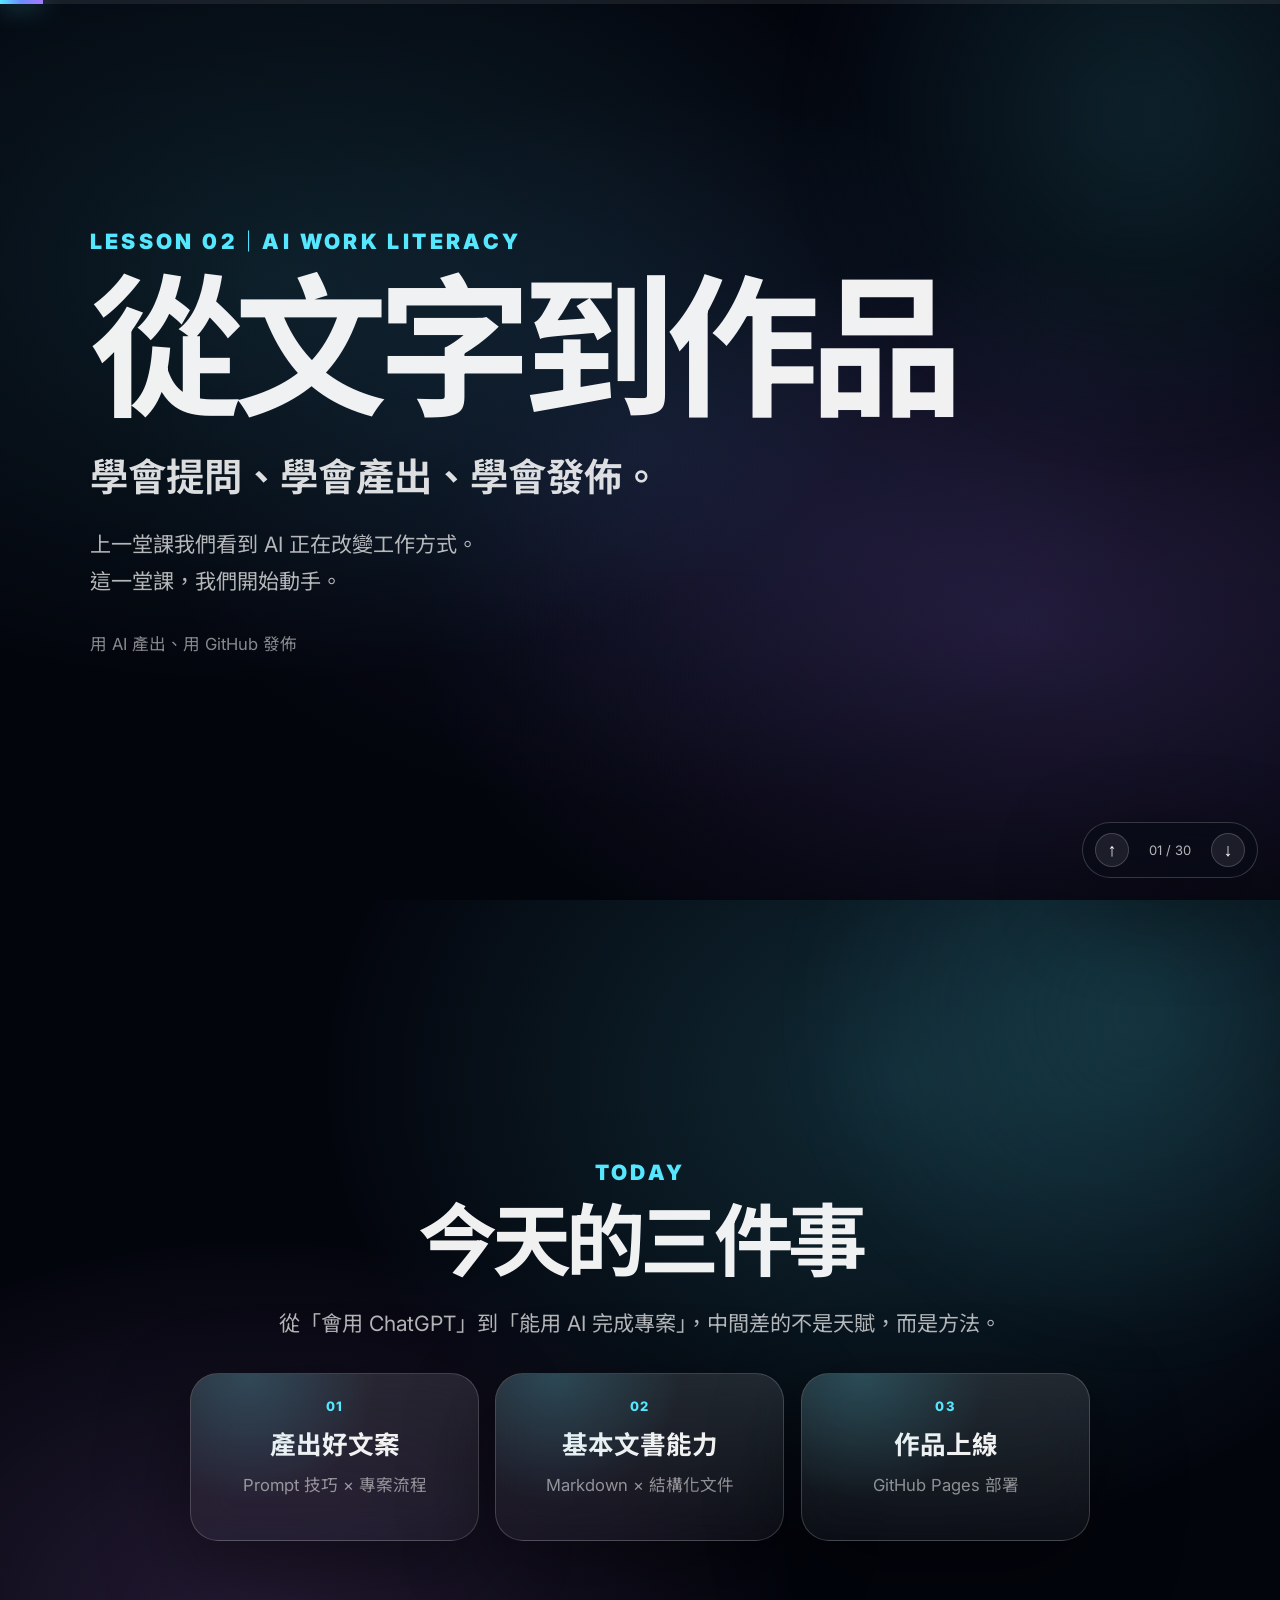
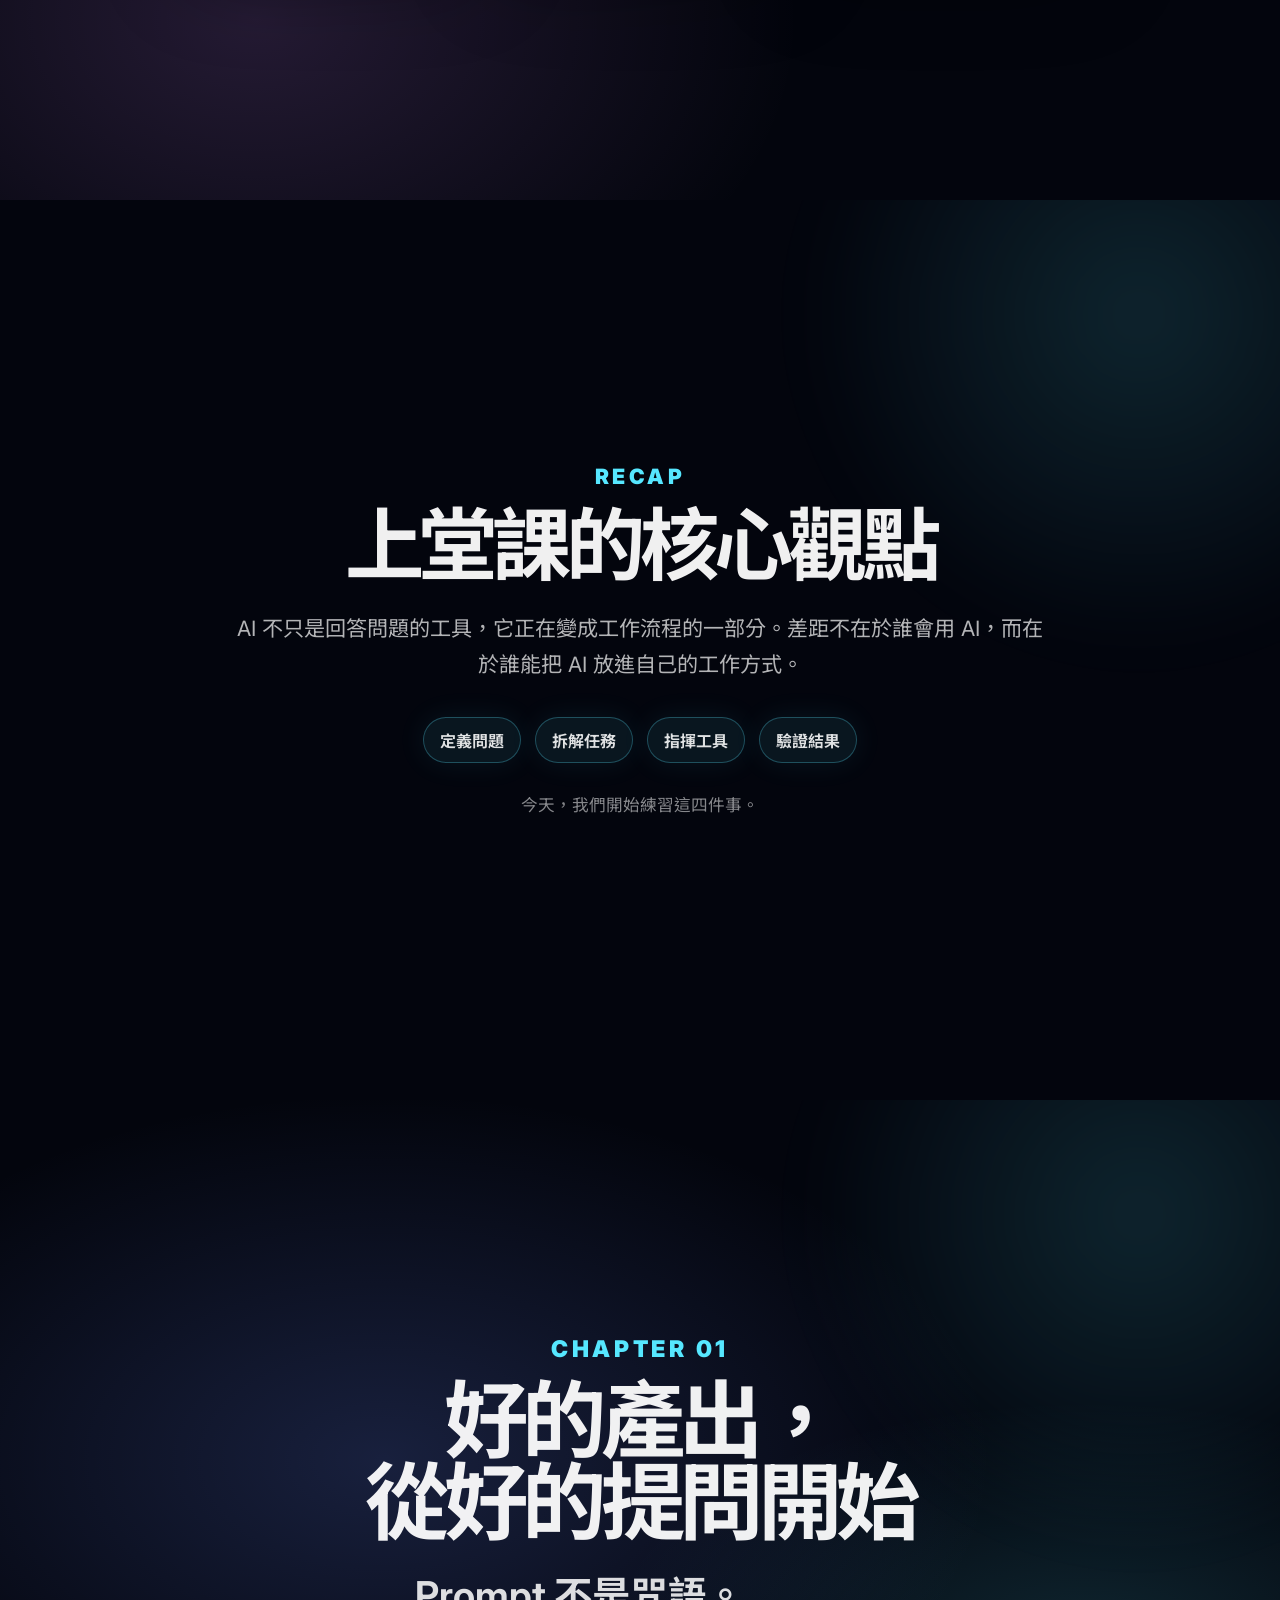
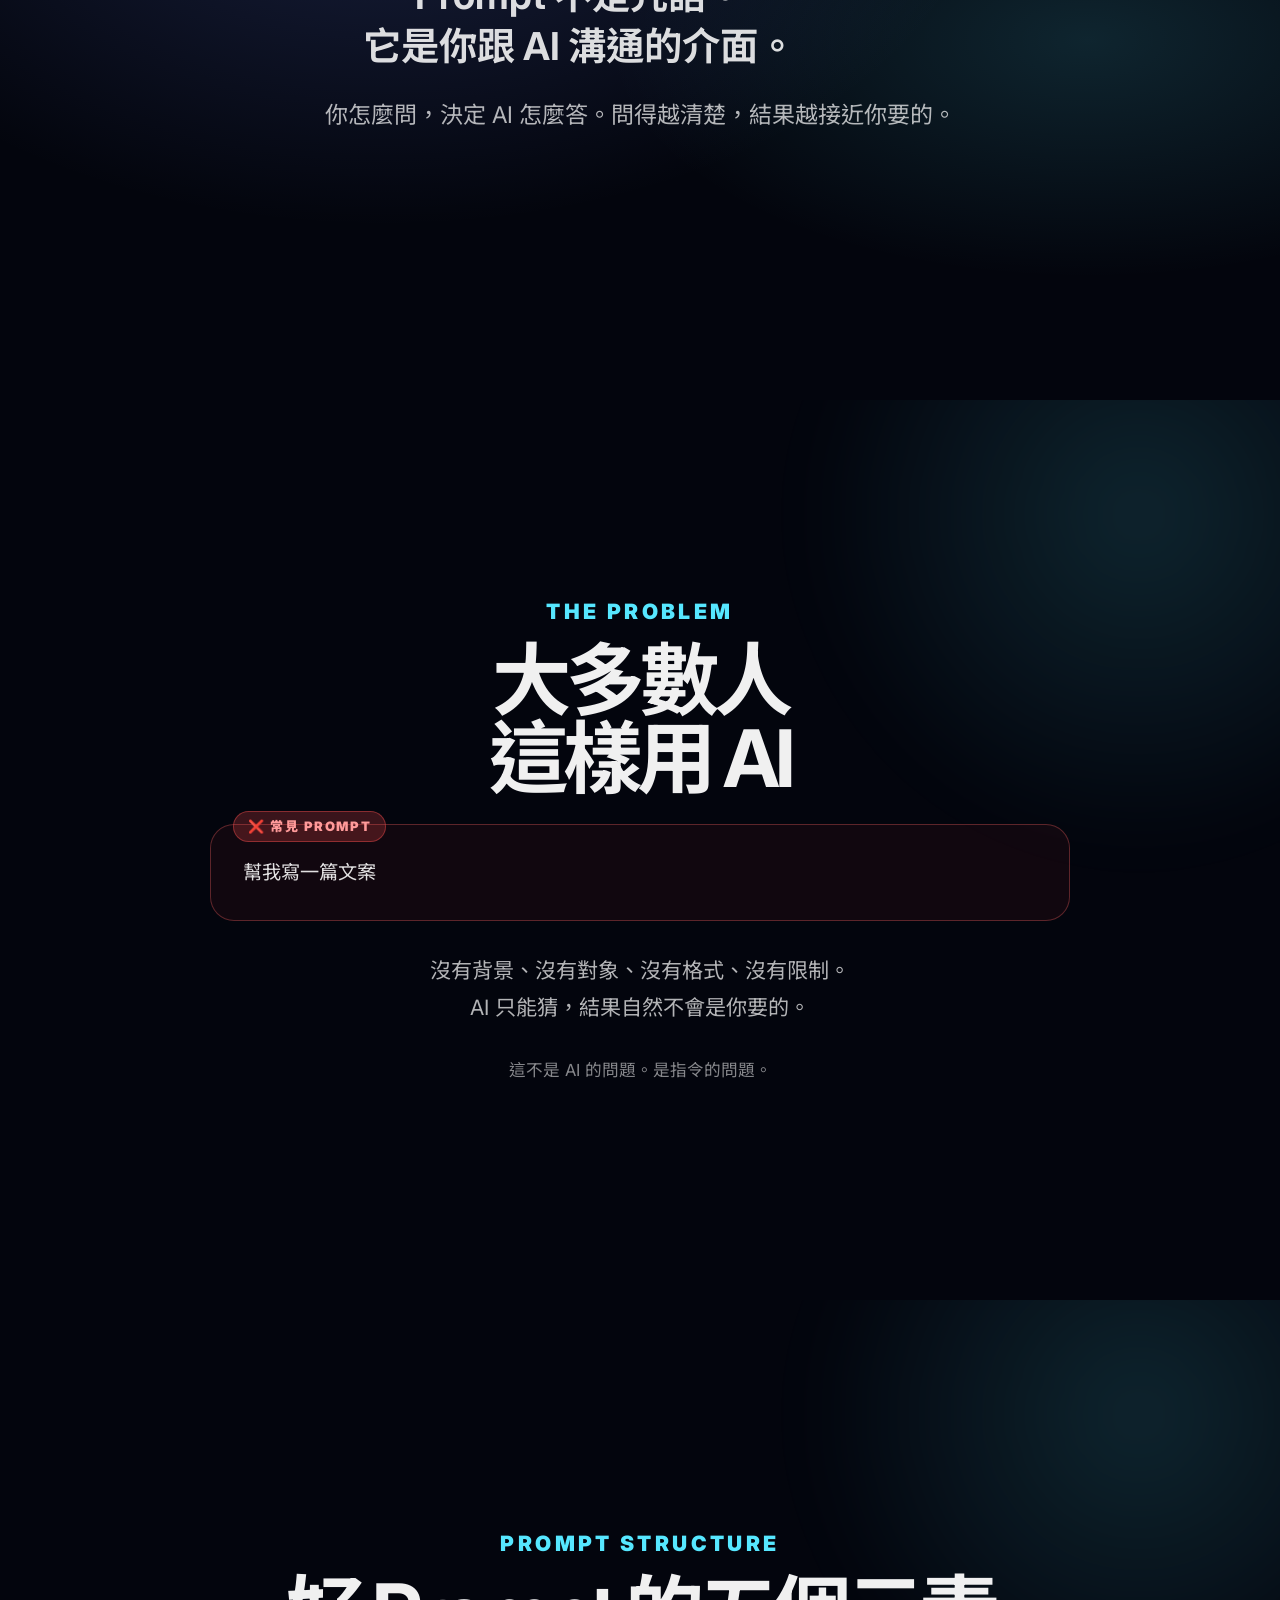
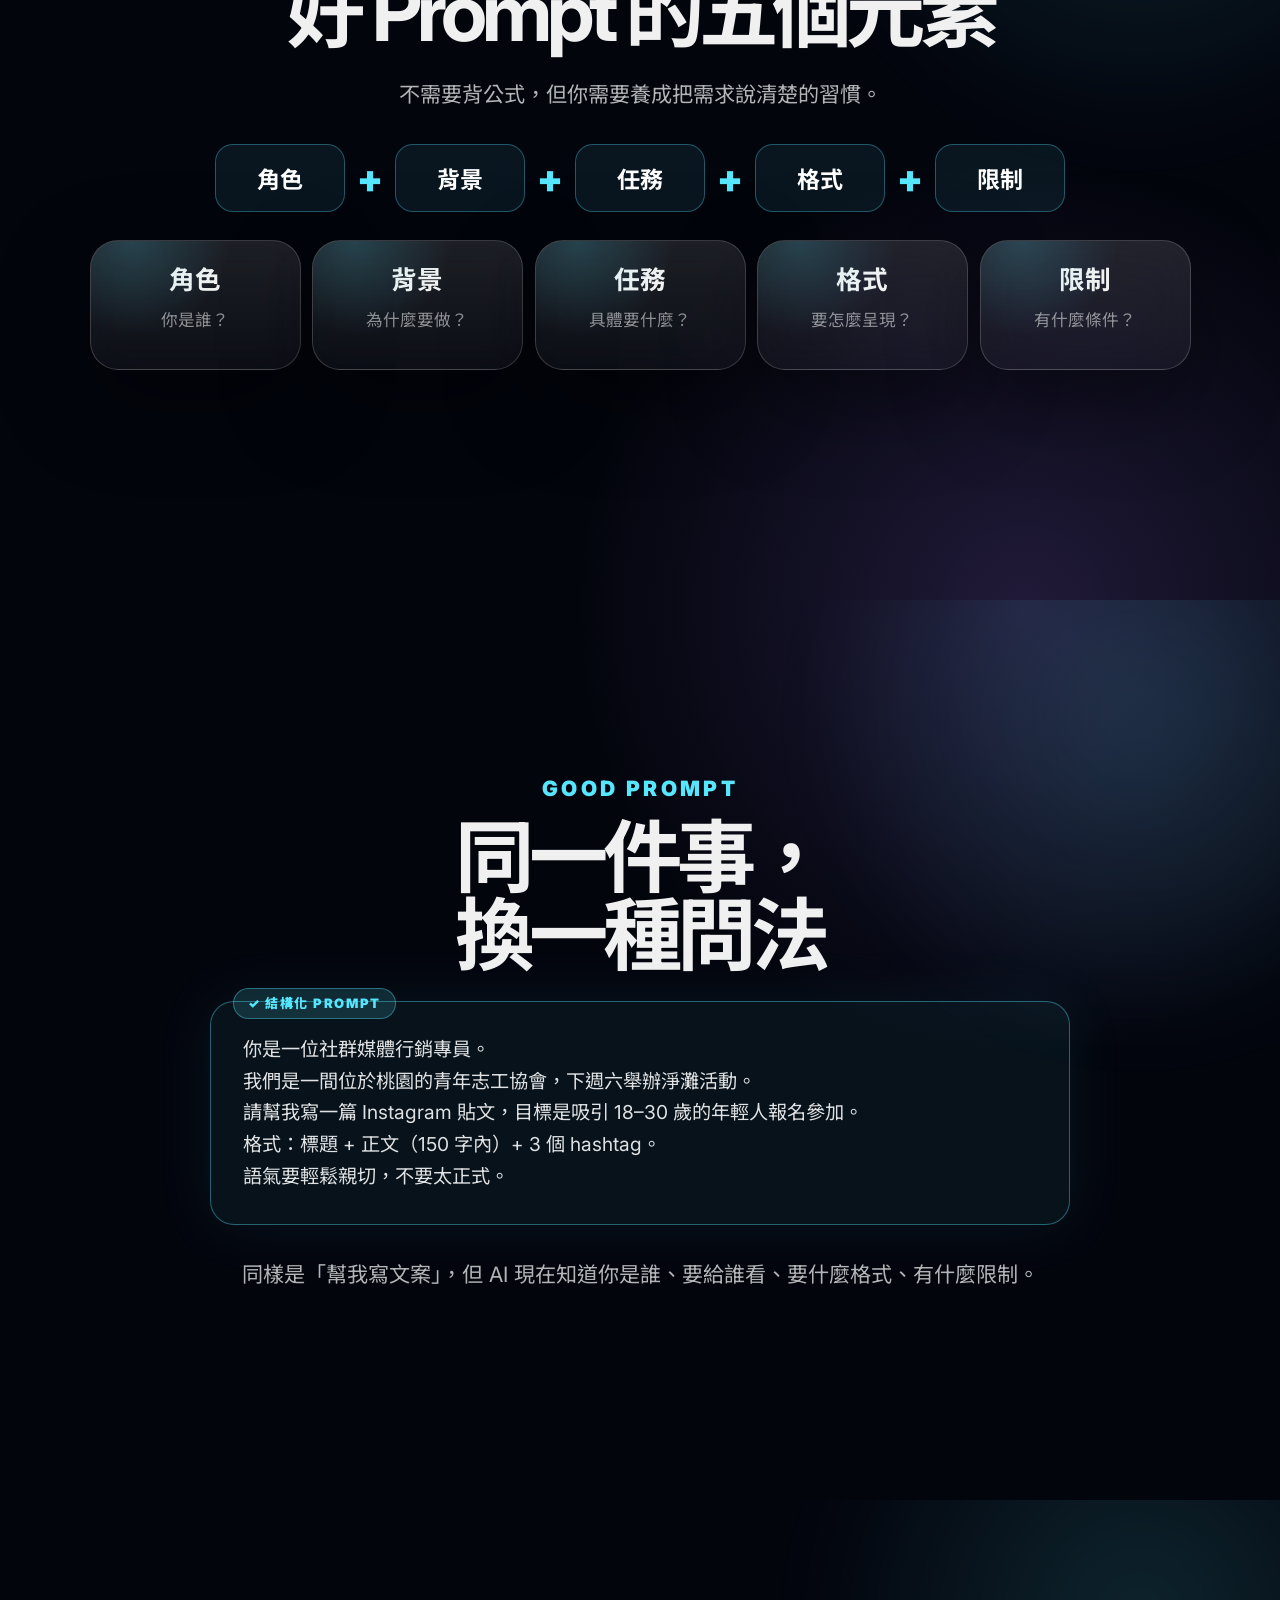
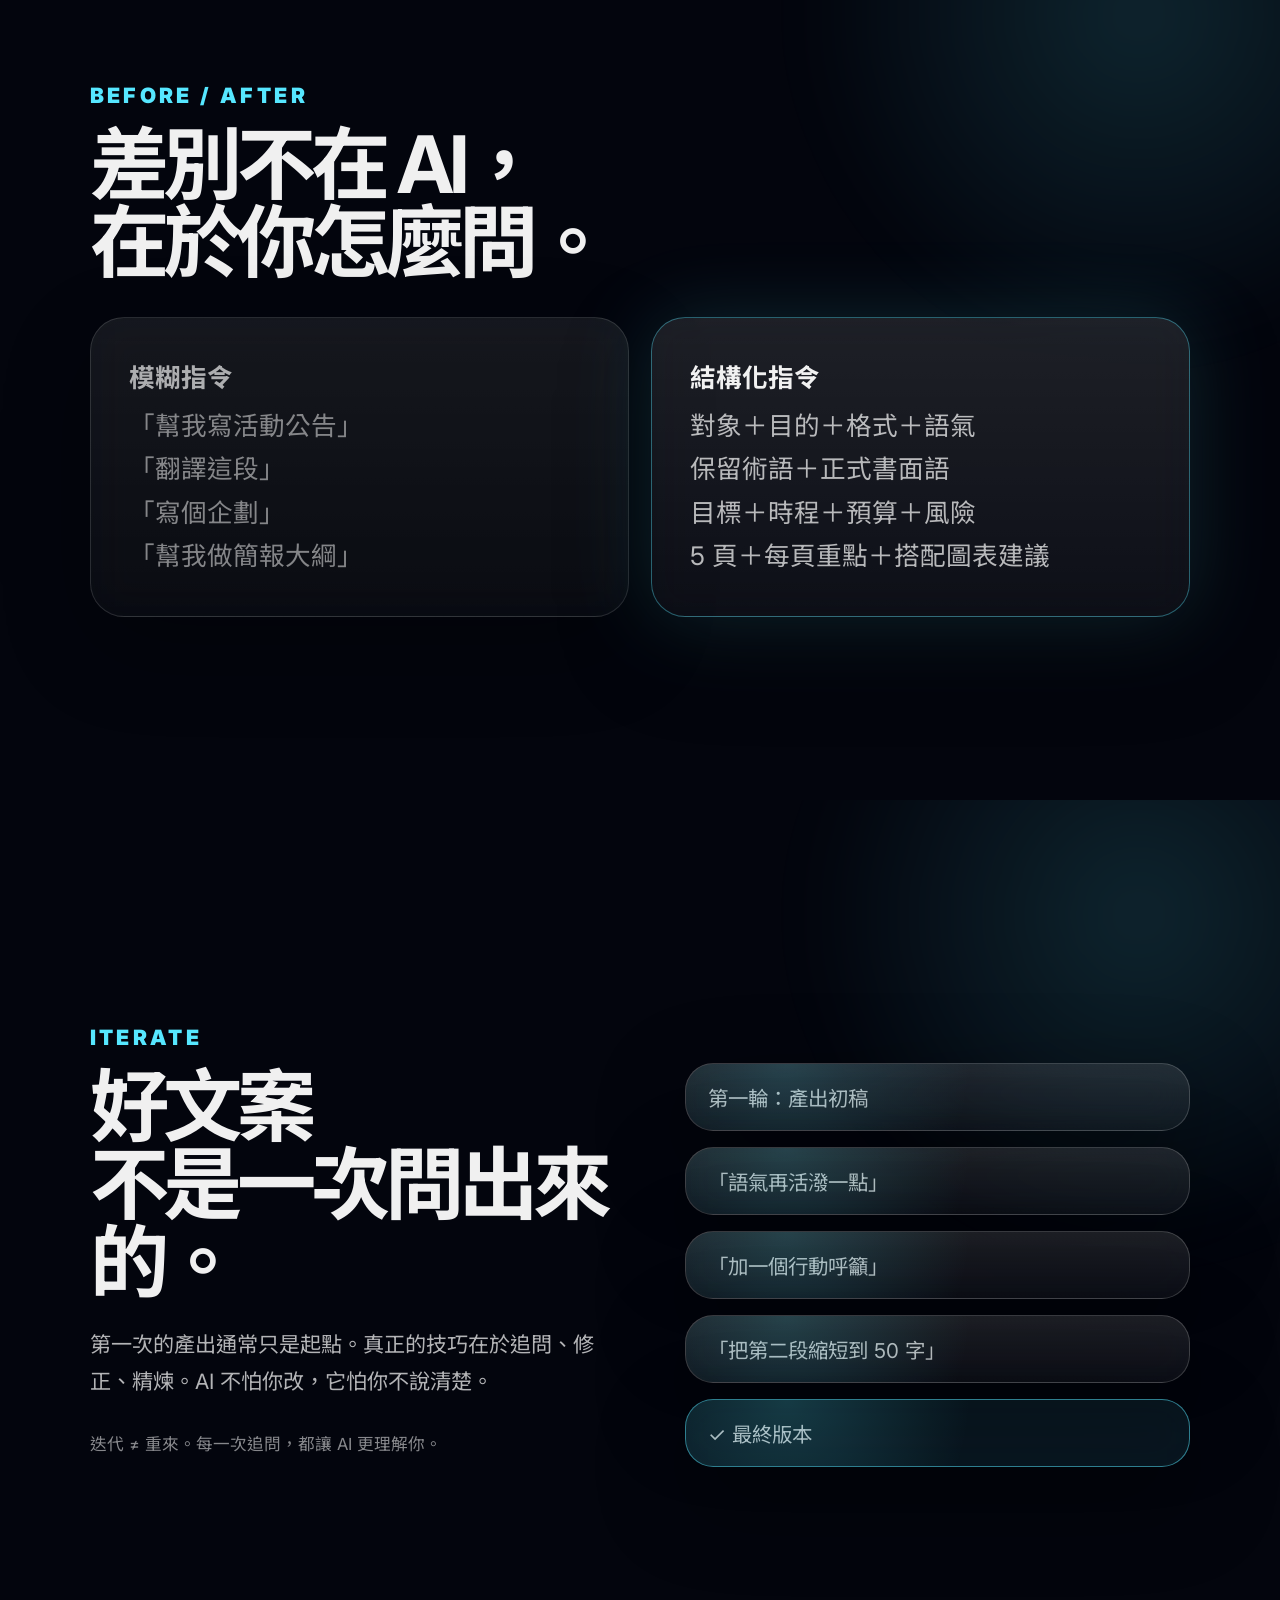
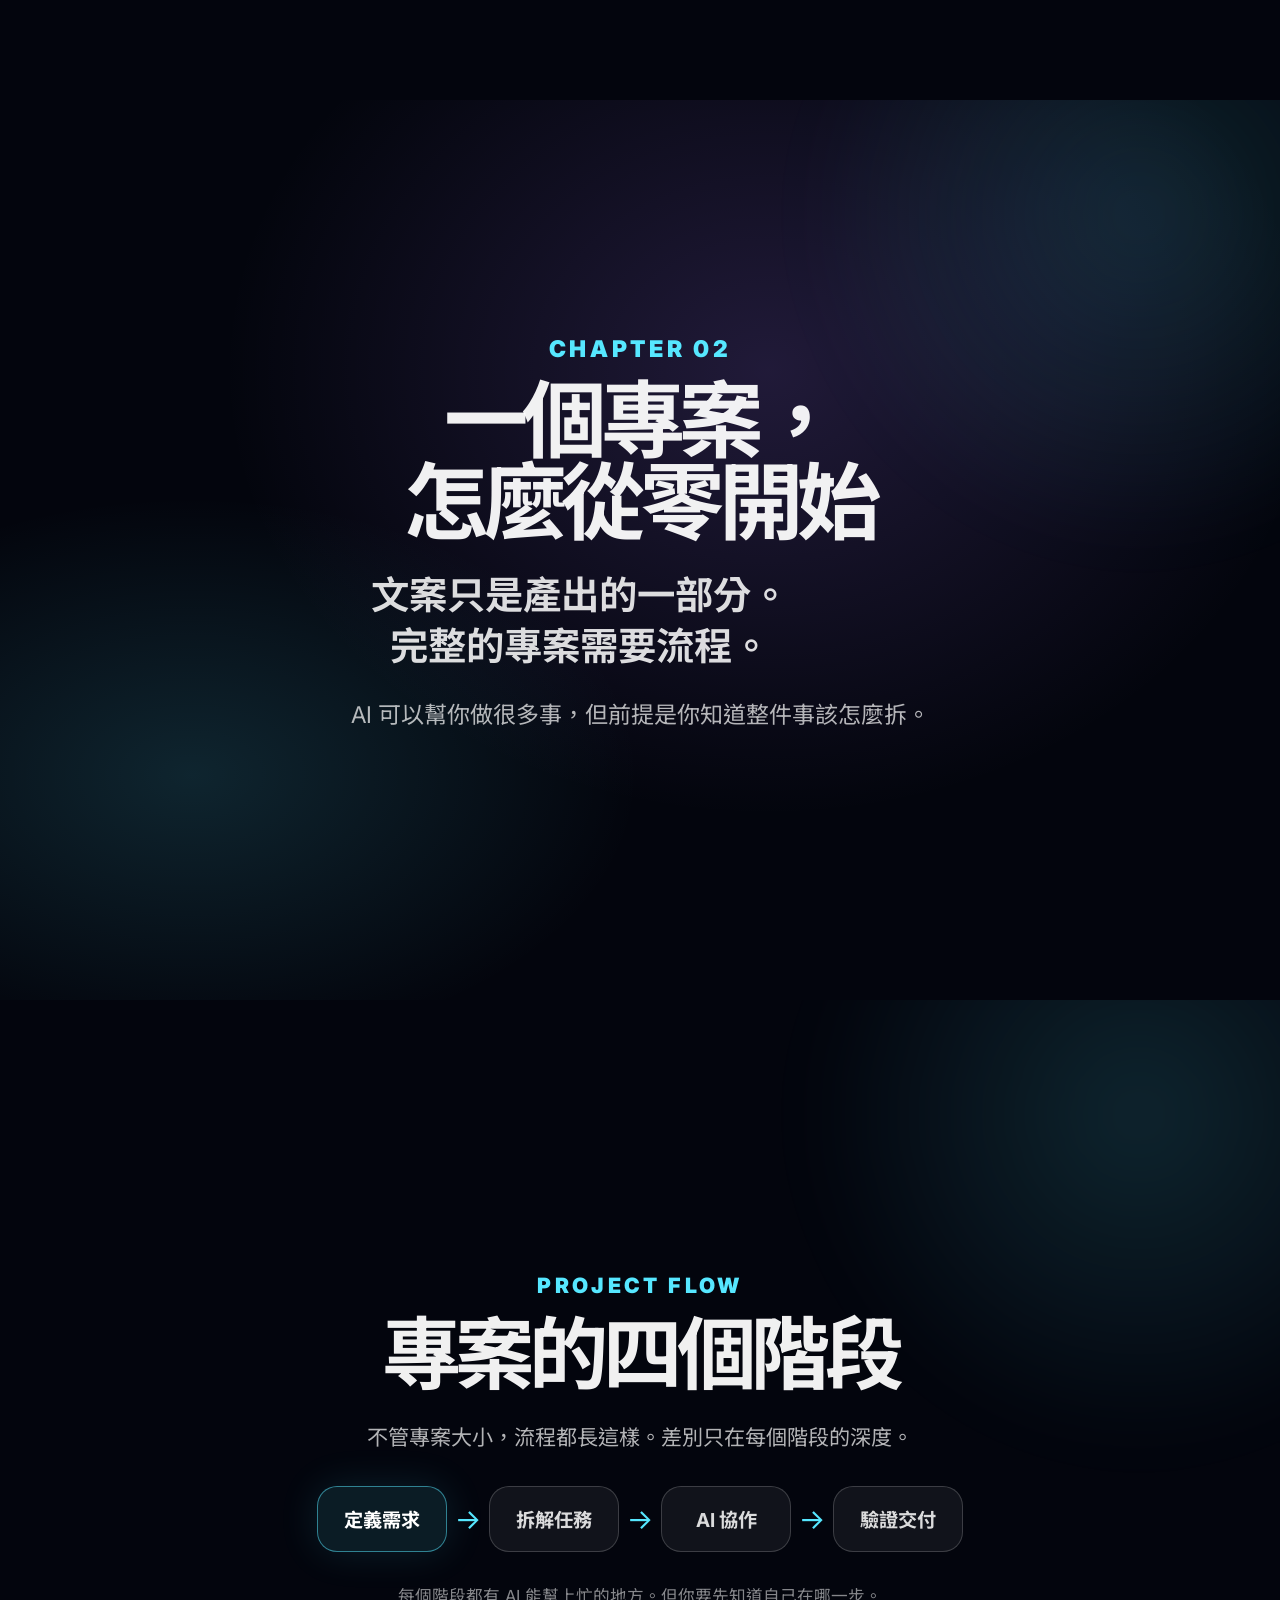
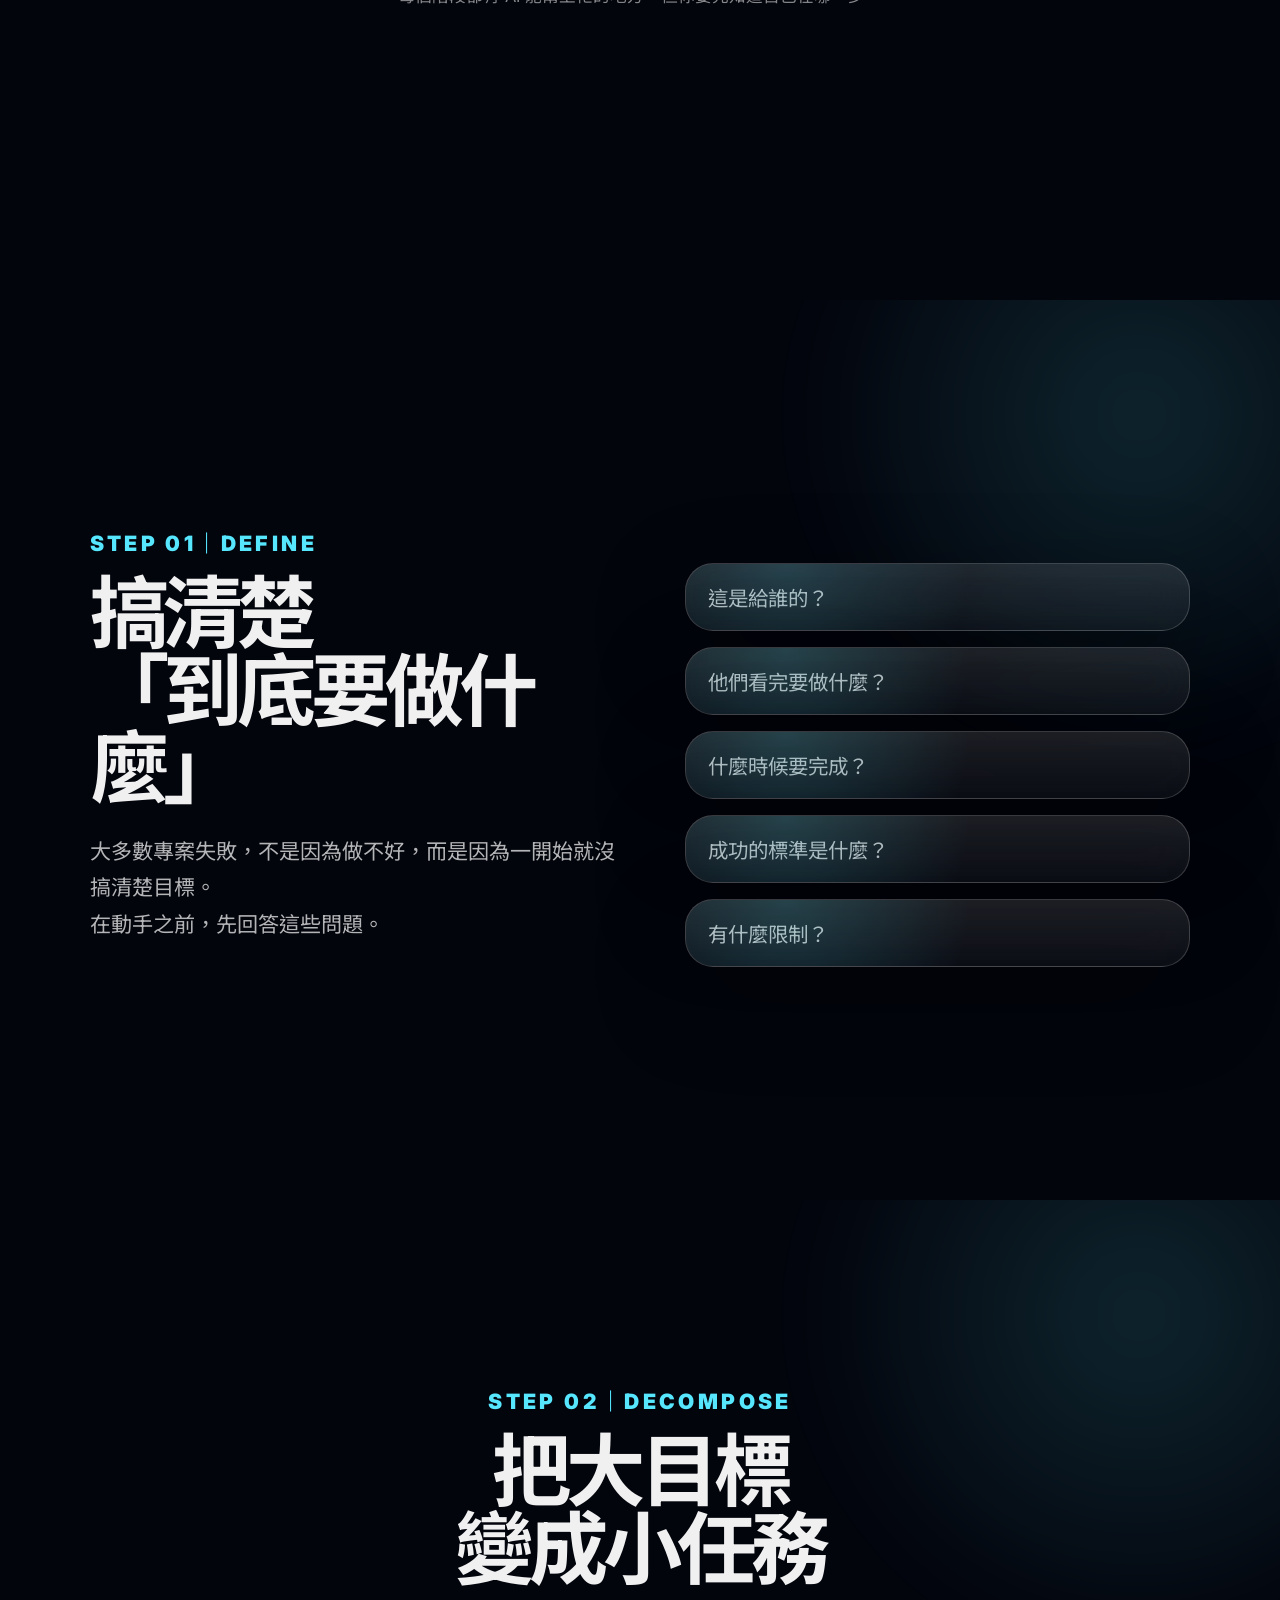
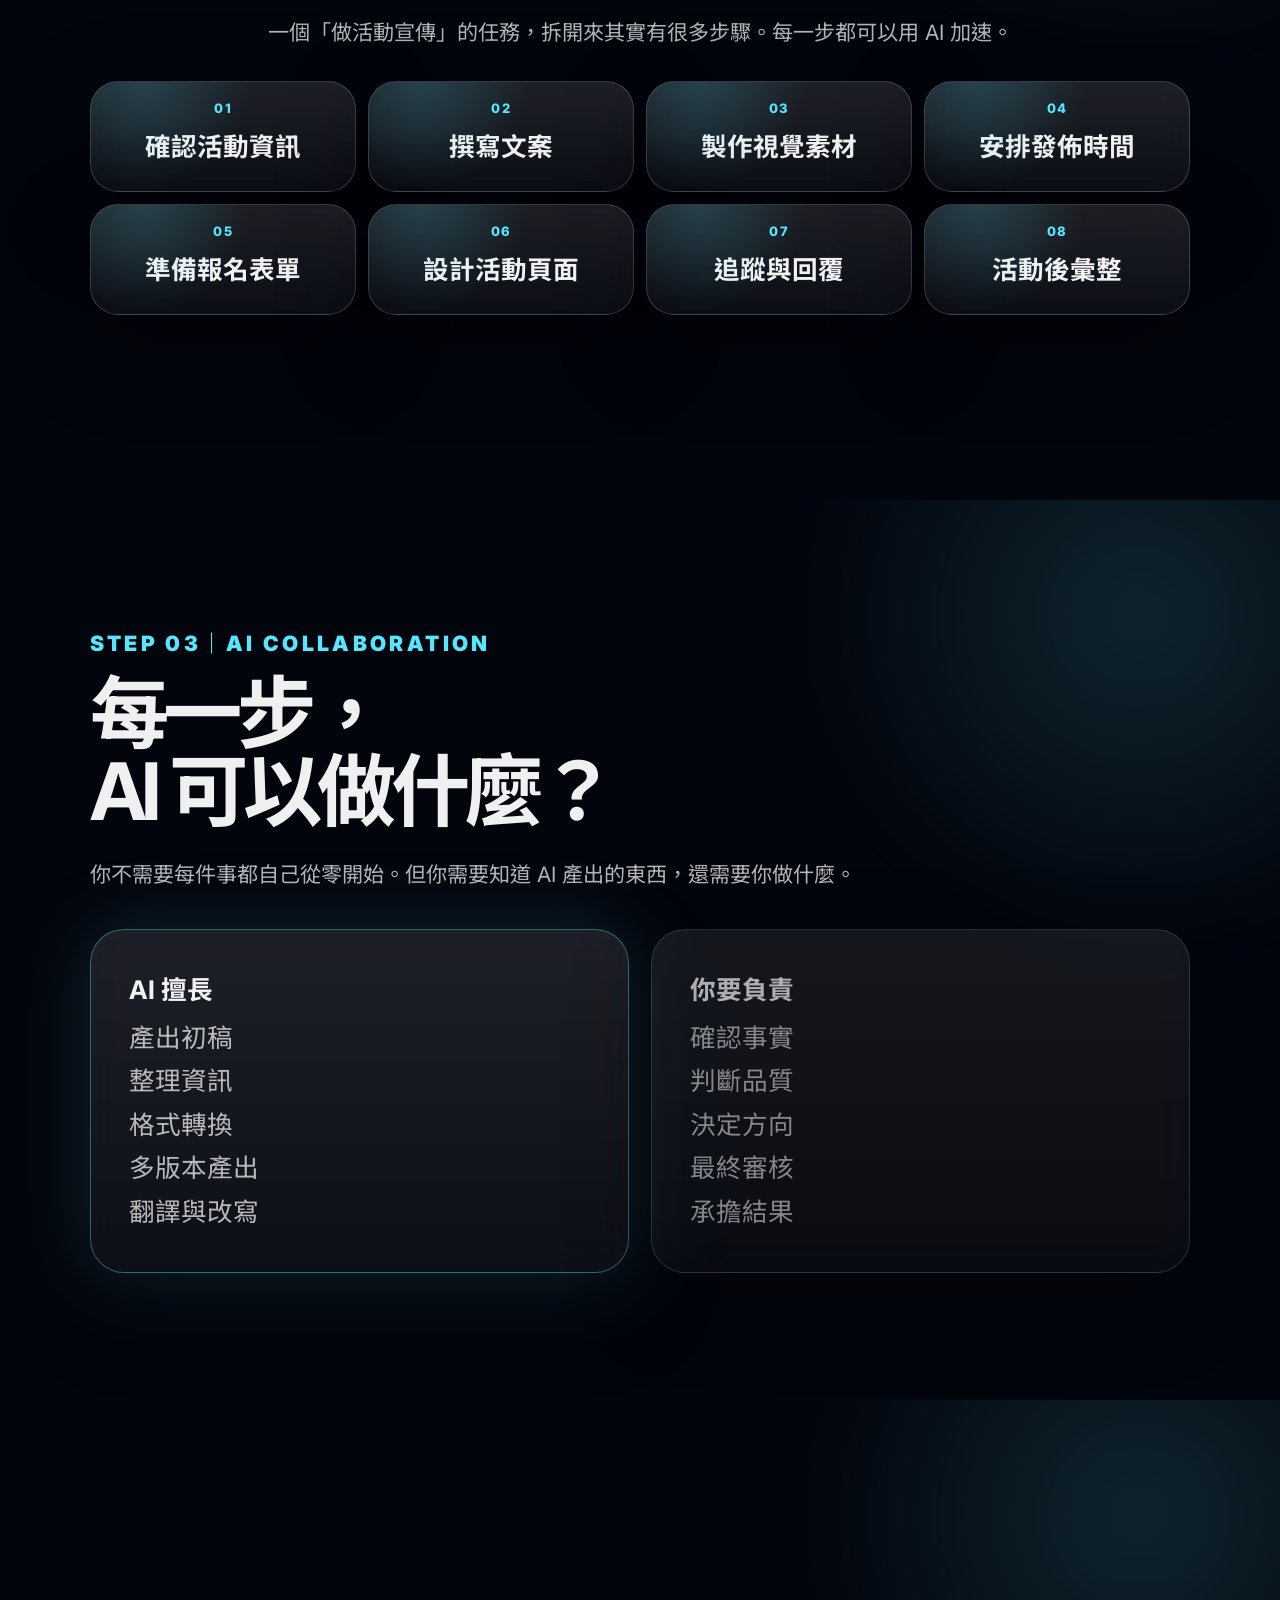
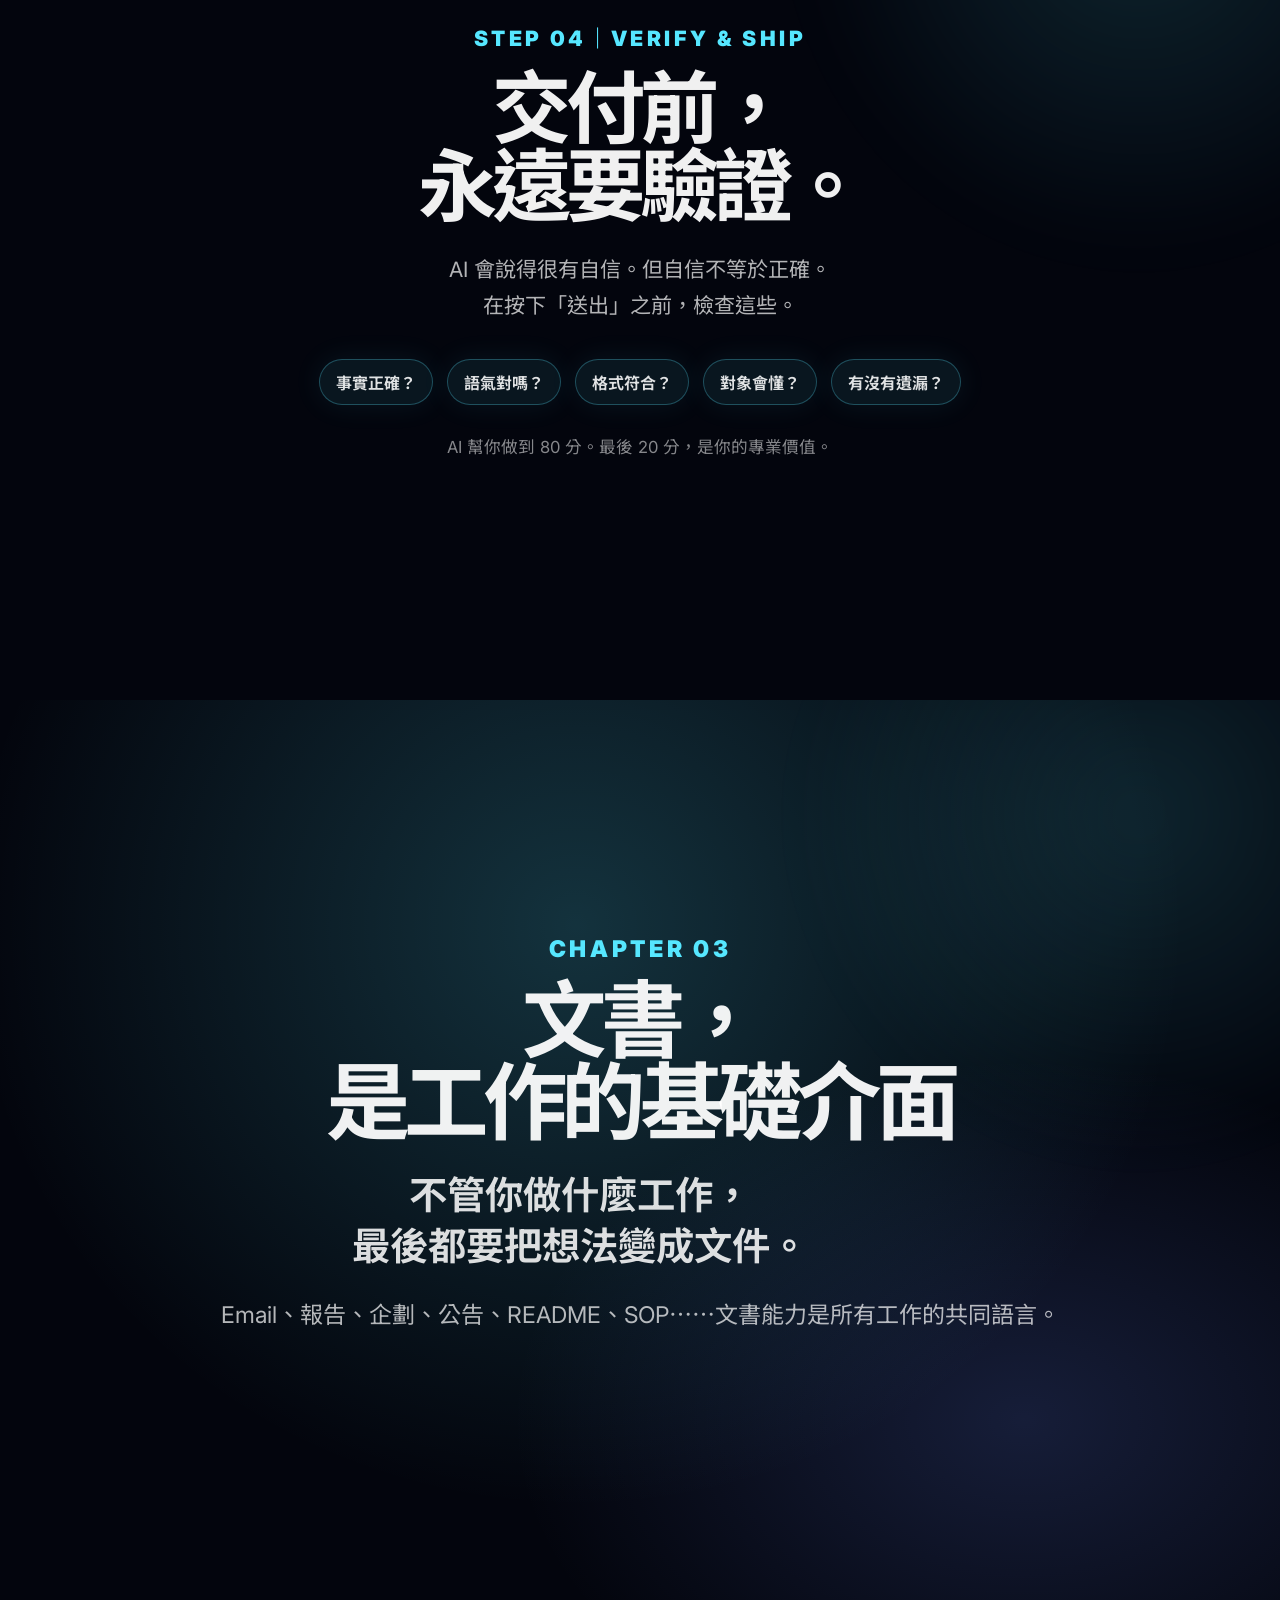
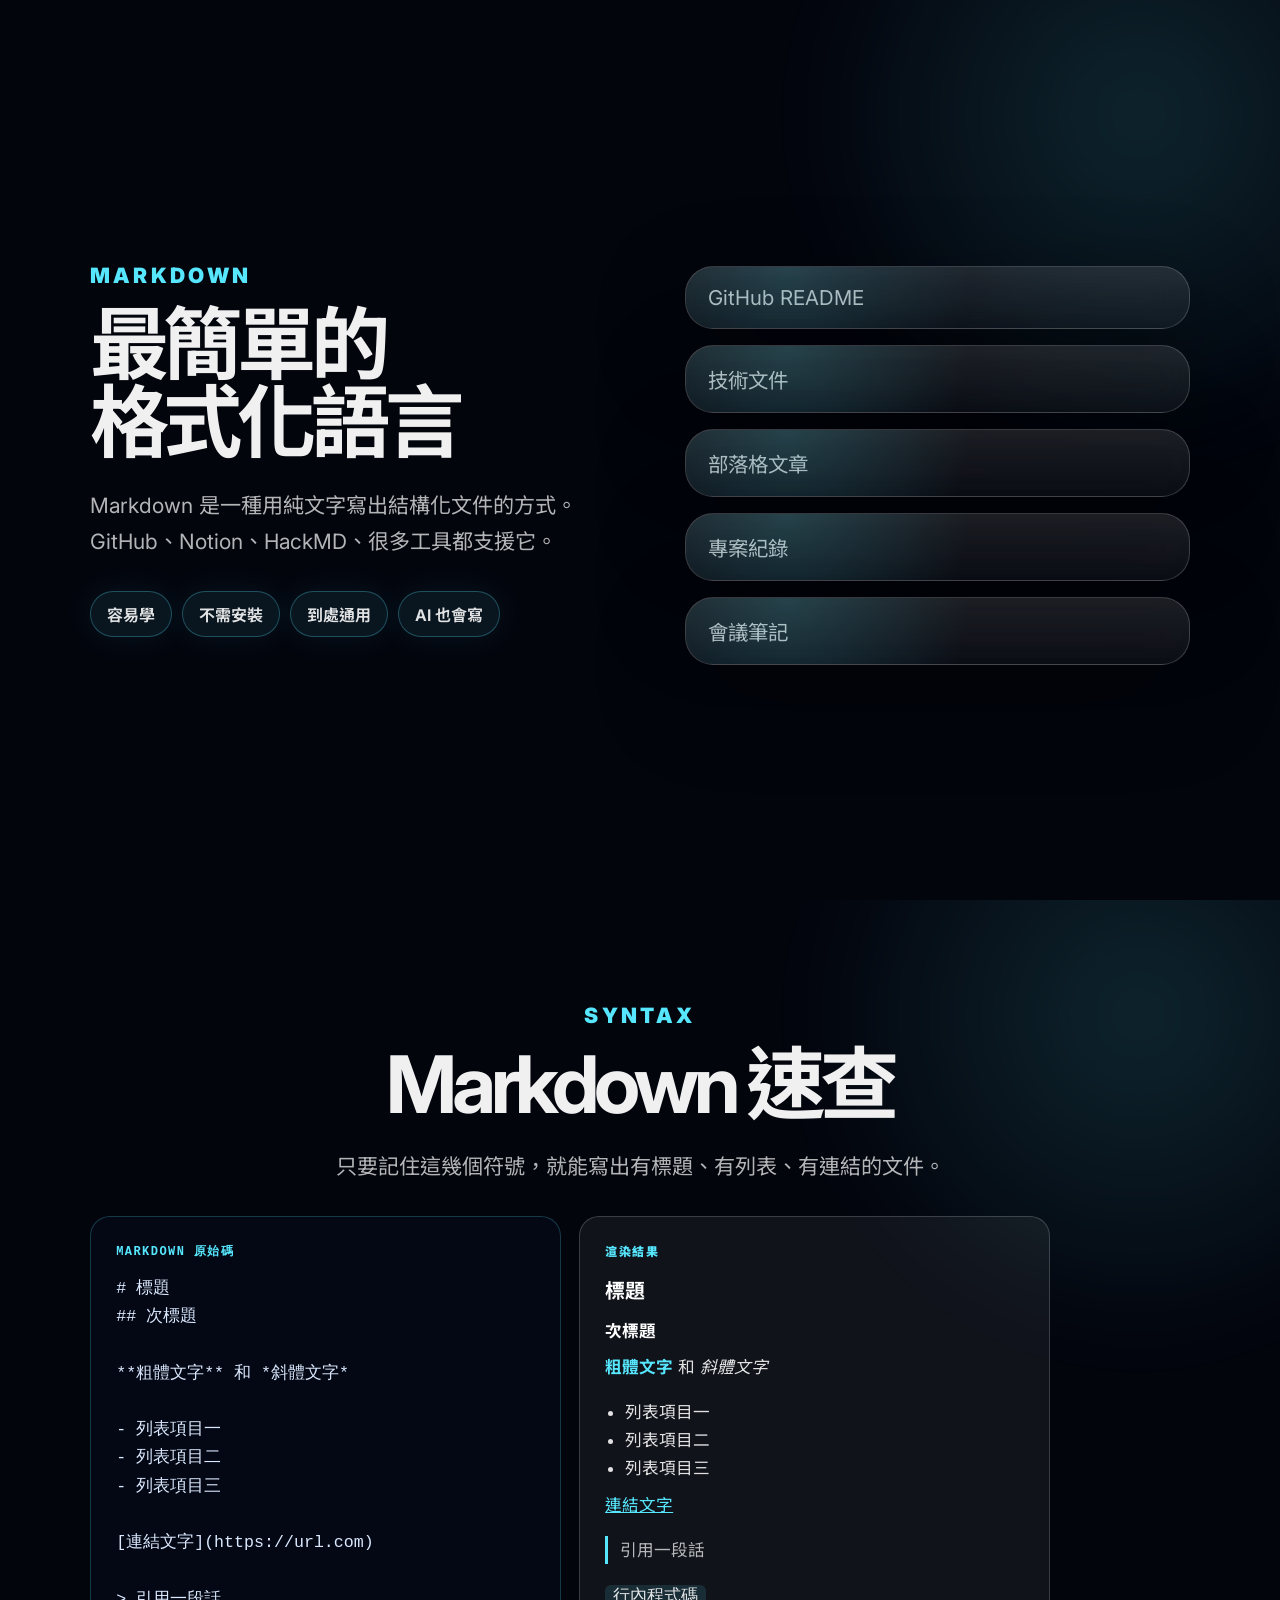
<file: index (1).html>
<!doctype html>
<html lang="zh-Hant">
<head>
  <meta charset="utf-8" />
  <meta name="viewport" content="width=device-width, initial-scale=1" />
  <title>從文字到作品｜用 AI 產出、用 GitHub 發佈</title>
  <meta name="description" content="AI 應用課程第二堂：Prompt 技巧、專案流程、基本文書、GitHub Pages 部署。" />
  <link rel="preconnect" href="https://fonts.googleapis.com">
  <link rel="preconnect" href="https://fonts.gstatic.com" crossorigin>
  <link href="https://fonts.googleapis.com/css2?family=Inter:wght@400;500;600;700;800;900&family=Noto+Sans+TC:wght@400;500;700;900&display=swap" rel="stylesheet">
  <link rel="stylesheet" href="style.css" />
</head>
<body>
  <div class="progress" aria-hidden="true"><span id="progressBar"></span></div>
  <nav class="deck-nav" aria-label="簡報導覽">
    <button id="prevBtn" type="button" aria-label="上一頁">↑</button>
    <span id="pageIndicator">01 / 30</span>
    <button id="nextBtn" type="button" aria-label="下一頁">↓</button>
  </nav>

  <main id="deck">

    <!-- ═══════════════════════════════════════════ P1 HERO ═══ -->
    <section class="slide hero gradient-bg-01" id="p1">
      <div class="shade light"></div>
      <div class="content hero-content left">
        <p class="eyebrow">Lesson 02｜AI Work Literacy</p>
        <h1>從文字到作品</h1>
        <p class="subtitle">學會提問、學會產出、學會發佈。</p>
        <p class="narrative">上一堂課我們看到 AI 正在改變工作方式。<br>這一堂課，我們開始動手。</p>
        <p class="micro">用 AI 產出、用 GitHub 發佈</p>
      </div>
    </section>

    <!-- ═══════════════════════════════════════════ P2 TODAY ═══ -->
    <section class="slide card-grid-slide gradient-bg-02" id="p2">
      <div class="content narrow center">
        <p class="eyebrow">Today</p>
        <h2>今天的三件事</h2>
        <p class="narrative">從「會用 ChatGPT」到「能用 AI 完成專案」，中間差的不是天賦，而是方法。</p>
        <div class="cards three">
          <article class="glass-card"><span>01</span><h3>產出好文案</h3><p class="micro">Prompt 技巧 × 專案流程</p></article>
          <article class="glass-card"><span>02</span><h3>基本文書能力</h3><p class="micro">Markdown × 結構化文件</p></article>
          <article class="glass-card"><span>03</span><h3>作品上線</h3><p class="micro">GitHub Pages 部署</p></article>
        </div>
      </div>
    </section>

    <!-- ═══════════════════════════════════════════ P3 RECAP ═══ -->
    <section class="slide narrative-slide" id="p3">
      <div class="content center narrow">
        <p class="eyebrow">Recap</p>
        <h2>上堂課的核心觀點</h2>
        <p class="narrative">AI 不只是回答問題的工具，它正在變成工作流程的一部分。差距不在於誰會用 AI，而在於誰能把 AI 放進自己的工作方式。</p>
        <div class="keyword-row">
          <span>定義問題</span><span>拆解任務</span><span>指揮工具</span><span>驗證結果</span>
        </div>
        <p class="micro" style="margin-top:28px;">今天，我們開始練習這四件事。</p>
      </div>
    </section>

    <!-- ═══════════════════════════════ CH1: PROMPT ═══ -->
    <section class="slide chapter gradient-bg-03" id="p4">
      <div class="content center wide">
        <p class="eyebrow">Chapter 01</p>
        <h2>好的產出，<br>從好的提問開始</h2>
        <p class="subtitle">Prompt 不是咒語。<br>它是你跟 AI 溝通的介面。</p>
        <p class="narrative">你怎麼問，決定 AI 怎麼答。問得越清楚，結果越接近你要的。</p>
      </div>
    </section>

    <!-- ═══════════════════════════════════════════ P5 BAD PROMPT ═══ -->
    <section class="slide narrative-slide" id="p5">
      <div class="content center narrow">
        <p class="eyebrow">The Problem</p>
        <h2>大多數人<br>這樣用 AI</h2>
        <div class="prompt-box bad">
          <span class="label">❌ 常見 Prompt</span>
          幫我寫一篇文案
        </div>
        <p class="narrative" style="margin-top:32px;">沒有背景、沒有對象、沒有格式、沒有限制。<br>AI 只能猜，結果自然不會是你要的。</p>
        <p class="micro">這不是 AI 的問題。是指令的問題。</p>
      </div>
    </section>

    <!-- ═══════════════════════════════════════════ P6 FORMULA ═══ -->
    <section class="slide card-grid-slide" id="p6">
      <div class="content center wide">
        <p class="eyebrow">Prompt Structure</p>
        <h2>好 Prompt 的五個元素</h2>
        <p class="narrative">不需要背公式，但你需要養成把需求說清楚的習慣。</p>
        <div class="formula-row">
          <div class="formula-item">角色</div>
          <div class="formula-plus">+</div>
          <div class="formula-item">背景</div>
          <div class="formula-plus">+</div>
          <div class="formula-item">任務</div>
          <div class="formula-plus">+</div>
          <div class="formula-item">格式</div>
          <div class="formula-plus">+</div>
          <div class="formula-item">限制</div>
        </div>
        <div class="cards five compact" style="margin-top:24px;">
          <article class="glass-card"><h3>角色</h3><p class="micro">你是誰？</p></article>
          <article class="glass-card"><h3>背景</h3><p class="micro">為什麼要做？</p></article>
          <article class="glass-card"><h3>任務</h3><p class="micro">具體要什麼？</p></article>
          <article class="glass-card"><h3>格式</h3><p class="micro">要怎麼呈現？</p></article>
          <article class="glass-card"><h3>限制</h3><p class="micro">有什麼條件？</p></article>
        </div>
      </div>
    </section>

    <!-- ═══════════════════════════════════════════ P7 GOOD PROMPT ═══ -->
    <section class="slide narrative-slide" id="p7">
      <div class="content center narrow">
        <p class="eyebrow">Good Prompt</p>
        <h2>同一件事，<br>換一種問法</h2>
        <div class="prompt-box good">
          <span class="label">✓ 結構化 Prompt</span>
          你是一位社群媒體行銷專員。<br>
          我們是一間位於桃園的青年志工協會，下週六舉辦淨灘活動。<br>
          請幫我寫一篇 Instagram 貼文，目標是吸引 18–30 歲的年輕人報名參加。<br>
          格式：標題 + 正文（150 字內）+ 3 個 hashtag。<br>
          語氣要輕鬆親切，不要太正式。
        </div>
        <p class="narrative" style="margin-top:32px;">同樣是「幫我寫文案」，但 AI 現在知道你是誰、要給誰看、要什麼格式、有什麼限制。</p>
      </div>
    </section>

    <!-- ═══════════════════════════════════════════ P8 COMPARISON ═══ -->
    <section class="slide split-comparison" id="p8">
      <div class="content wide">
        <p class="eyebrow">Before / After</p>
        <h2>差別不在 AI，<br>在於你怎麼問。</h2>
        <div class="compare-grid">
          <article class="compare-card dim">
            <h3>模糊指令</h3>
            <p>「幫我寫活動公告」<br>「翻譯這段」<br>「寫個企劃」<br>「幫我做簡報大綱」</p>
          </article>
          <article class="compare-card glow">
            <h3>結構化指令</h3>
            <p>對象＋目的＋格式＋語氣<br>保留術語＋正式書面語<br>目標＋時程＋預算＋風險<br>5 頁＋每頁重點＋搭配圖表建議</p>
          </article>
        </div>
      </div>
    </section>

    <!-- ═══════════════════════════════════════════ P9 ITERATE ═══ -->
    <section class="slide narrative-slide" id="p9">
      <div class="content split align-center">
        <div>
          <p class="eyebrow">Iterate</p>
          <h2>好文案<br>不是一次問出來的。</h2>
          <p class="narrative">第一次的產出通常只是起點。真正的技巧在於追問、修正、精煉。AI 不怕你改，它怕你不說清楚。</p>
          <p class="micro">迭代 ≠ 重來。每一次追問，都讓 AI 更理解你。</p>
        </div>
        <div class="cards vertical">
          <article class="glass-card thin">第一輪：產出初稿</article>
          <article class="glass-card thin">「語氣再活潑一點」</article>
          <article class="glass-card thin">「加一個行動呼籲」</article>
          <article class="glass-card thin">「把第二段縮短到 50 字」</article>
          <article class="glass-card thin highlight" style="border-color:rgba(86,231,255,.5);background:rgba(86,231,255,.08);">✓ 最終版本</article>
        </div>
      </div>
    </section>

    <!-- ═══════════════════════════════ CH2: PROJECT ═══ -->
    <section class="slide chapter gradient-bg-04" id="p10">
      <div class="content center wide">
        <p class="eyebrow">Chapter 02</p>
        <h2>一個專案，<br>怎麼從零開始</h2>
        <p class="subtitle">文案只是產出的一部分。<br>完整的專案需要流程。</p>
        <p class="narrative">AI 可以幫你做很多事，但前提是你知道整件事該怎麼拆。</p>
      </div>
    </section>

    <!-- ═══════════════════════════════════════════ P11 FLOW ═══ -->
    <section class="slide narrative-slide" id="p11">
      <div class="content center wide">
        <p class="eyebrow">Project Flow</p>
        <h2>專案的四個階段</h2>
        <p class="narrative">不管專案大小，流程都長這樣。差別只在每個階段的深度。</p>
        <div class="flow-horizontal">
          <div class="flow-node active">定義需求</div>
          <div class="flow-arrow">→</div>
          <div class="flow-node">拆解任務</div>
          <div class="flow-arrow">→</div>
          <div class="flow-node">AI 協作</div>
          <div class="flow-arrow">→</div>
          <div class="flow-node">驗證交付</div>
        </div>
        <p class="micro">每個階段都有 AI 能幫上忙的地方。但你要先知道自己在哪一步。</p>
      </div>
    </section>

    <!-- ═══════════════════════════════════════════ P12 DEFINE ═══ -->
    <section class="slide narrative-slide" id="p12">
      <div class="content split align-center">
        <div>
          <p class="eyebrow">Step 01｜Define</p>
          <h2>搞清楚<br>「到底要做什麼」</h2>
          <p class="narrative">大多數專案失敗，不是因為做不好，而是因為一開始就沒搞清楚目標。<br>在動手之前，先回答這些問題。</p>
        </div>
        <div class="cards vertical">
          <article class="glass-card thin">這是給誰的？</article>
          <article class="glass-card thin">他們看完要做什麼？</article>
          <article class="glass-card thin">什麼時候要完成？</article>
          <article class="glass-card thin">成功的標準是什麼？</article>
          <article class="glass-card thin">有什麼限制？</article>
        </div>
      </div>
    </section>

    <!-- ═══════════════════════════════════════════ P13 DECOMPOSE ═══ -->
    <section class="slide card-grid-slide" id="p13">
      <div class="content center wide">
        <p class="eyebrow">Step 02｜Decompose</p>
        <h2>把大目標<br>變成小任務</h2>
        <p class="narrative">一個「做活動宣傳」的任務，拆開來其實有很多步驟。每一步都可以用 AI 加速。</p>
        <div class="cards four compact">
          <article class="glass-card"><span>01</span><h3>確認活動資訊</h3></article>
          <article class="glass-card"><span>02</span><h3>撰寫文案</h3></article>
          <article class="glass-card"><span>03</span><h3>製作視覺素材</h3></article>
          <article class="glass-card"><span>04</span><h3>安排發佈時間</h3></article>
          <article class="glass-card"><span>05</span><h3>準備報名表單</h3></article>
          <article class="glass-card"><span>06</span><h3>設計活動頁面</h3></article>
          <article class="glass-card"><span>07</span><h3>追蹤與回覆</h3></article>
          <article class="glass-card"><span>08</span><h3>活動後彙整</h3></article>
        </div>
      </div>
    </section>

    <!-- ═══════════════════════════════════════════ P14 AI COLLAB ═══ -->
    <section class="slide split-comparison" id="p14">
      <div class="content wide">
        <p class="eyebrow">Step 03｜AI Collaboration</p>
        <h2>每一步，<br>AI 可以做什麼？</h2>
        <p class="narrative">你不需要每件事都自己從零開始。但你需要知道 AI 產出的東西，還需要你做什麼。</p>
        <div class="compare-grid">
          <article class="compare-card glow">
            <h3>AI 擅長</h3>
            <p>產出初稿<br>整理資訊<br>格式轉換<br>多版本產出<br>翻譯與改寫</p>
          </article>
          <article class="compare-card dim">
            <h3>你要負責</h3>
            <p>確認事實<br>判斷品質<br>決定方向<br>最終審核<br>承擔結果</p>
          </article>
        </div>
      </div>
    </section>

    <!-- ═══════════════════════════════════════════ P15 VERIFY ═══ -->
    <section class="slide quote-slide" id="p15">
      <div class="content center narrow">
        <p class="eyebrow">Step 04｜Verify & Ship</p>
        <h2>交付前，<br>永遠要驗證。</h2>
        <p class="narrative">AI 會說得很有自信。但自信不等於正確。<br>在按下「送出」之前，檢查這些。</p>
        <div class="keyword-row">
          <span>事實正確？</span><span>語氣對嗎？</span><span>格式符合？</span><span>對象會懂？</span><span>有沒有遺漏？</span>
        </div>
        <p class="micro" style="margin-top:28px;">AI 幫你做到 80 分。最後 20 分，是你的專業價值。</p>
      </div>
    </section>

    <!-- ═══════════════════════════════ CH3: DOCUMENTS ═══ -->
    <section class="slide chapter gradient-bg-05" id="p16">
      <div class="content center wide">
        <p class="eyebrow">Chapter 03</p>
        <h2>文書，<br>是工作的基礎介面</h2>
        <p class="subtitle">不管你做什麼工作，<br>最後都要把想法變成文件。</p>
        <p class="narrative">Email、報告、企劃、公告、README、SOP⋯⋯文書能力是所有工作的共同語言。</p>
      </div>
    </section>

    <!-- ═══════════════════════════════════════════ P17 MARKDOWN INTRO ═══ -->
    <section class="slide narrative-slide" id="p17">
      <div class="content split align-center">
        <div>
          <p class="eyebrow">Markdown</p>
          <h2>最簡單的<br>格式化語言</h2>
          <p class="narrative">Markdown 是一種用純文字寫出結構化文件的方式。GitHub、Notion、HackMD、很多工具都支援它。</p>
          <div class="chips"><span>容易學</span><span>不需安裝</span><span>到處通用</span><span>AI 也會寫</span></div>
        </div>
        <div class="cards vertical">
          <article class="glass-card thin">GitHub README</article>
          <article class="glass-card thin">技術文件</article>
          <article class="glass-card thin">部落格文章</article>
          <article class="glass-card thin">專案紀錄</article>
          <article class="glass-card thin">會議筆記</article>
        </div>
      </div>
    </section>

    <!-- ═══════════════════════════════════════════ P18 MARKDOWN SYNTAX ═══ -->
    <section class="slide card-grid-slide" id="p18">
      <div class="content center wide">
        <p class="eyebrow">Syntax</p>
        <h2>Markdown 速查</h2>
        <p class="narrative">只要記住這幾個符號，就能寫出有標題、有列表、有連結的文件。</p>
        <div class="md-split">
          <div class="md-raw"><span class="md-label">Markdown 原始碼</span># 標題
## 次標題

**粗體文字** 和 *斜體文字*

- 列表項目一
- 列表項目二
- 列表項目三

[連結文字](https://url.com)

> 引用一段話

`行內程式碼`</div>
          <div class="md-preview">
            <span class="md-label">渲染結果</span>
            <h4>標題</h4>
            <h4 style="font-size:1em;">次標題</h4>
            <p><strong>粗體文字</strong> 和 <em>斜體文字</em></p>
            <ul>
              <li>列表項目一</li>
              <li>列表項目二</li>
              <li>列表項目三</li>
            </ul>
            <p><span style="color:var(--cyan);text-decoration:underline;">連結文字</span></p>
            <p style="border-left:3px solid var(--cyan);padding-left:12px;color:var(--muted);">引用一段話</p>
            <p><code style="background:rgba(86,231,255,.12);padding:2px 8px;border-radius:6px;">行內程式碼</code></p>
          </div>
        </div>
      </div>
    </section>

    <!-- ═══════════════════════════════════════════ P19 AI + DOCS ═══ -->
    <section class="slide narrative-slide" id="p19">
      <div class="content center narrow">
        <p class="eyebrow">AI + Documents</p>
        <h2>用 AI 產出<br>結構化文件</h2>
        <div class="prompt-box good">
          <span class="label">✓ 範例 Prompt</span>
          請用 Markdown 格式，幫我寫一份「淨灘志工活動」的 README 文件。<br><br>
          包含：活動簡介、時間地點、報名方式、注意事項、聯絡資訊。<br>
          用清楚的標題和列表來組織內容。
        </div>
        <p class="narrative" style="margin-top:28px;">AI 產出 → 你檢查結構 → 修正內容 → 放進專案。<br>文件不是寫完就好，它是溝通的介面。</p>
      </div>
    </section>

    <!-- ═══════════════════════════════ CH4: GITHUB PAGES ═══ -->
    <section class="slide chapter gradient-bg-01" id="p20">
      <div class="content center wide">
        <p class="eyebrow">Chapter 04</p>
        <h2>讓你的作品<br>被世界看到</h2>
        <p class="subtitle">寫出來的東西，如果沒有人看得到，<br>就只是練習。</p>
        <p class="narrative">GitHub Pages 讓你免費把 HTML 網頁發佈到網路上。不需要買主機、不需要會後端。</p>
      </div>
    </section>

    <!-- ═══════════════════════════════════════════ P21 WHAT IS GITHUB ═══ -->
    <section class="slide narrative-slide" id="p21">
      <div class="content split align-center">
        <div>
          <p class="eyebrow">What is GitHub?</p>
          <h2>GitHub<br>是什麼？</h2>
          <p class="narrative">GitHub 是全球最大的程式碼與檔案協作平台。你可以把它想像成「程式碼版的 Google Drive」，但它還多了版本紀錄、網頁發佈、團隊協作等功能。</p>
        </div>
        <div class="cards vertical">
          <article class="glass-card thin">免費帳號就能用</article>
          <article class="glass-card thin">儲存任何類型的檔案</article>
          <article class="glass-card thin">記錄每一次修改</article>
          <article class="glass-card thin">支援網頁發佈（GitHub Pages）</article>
          <article class="glass-card thin">全球開發者都在用</article>
        </div>
      </div>
    </section>

    <!-- ═══════════════════════════════════════════ P22 STEP 1 ═══ -->
    <section class="slide card-grid-slide" id="p22">
      <div class="content center wide">
        <p class="eyebrow">Step 1</p>
        <h2>建立 GitHub 帳號</h2>
        <p class="narrative">如果你還沒有帳號，現在就去註冊。過程只需要幾分鐘。</p>
        <div class="ui-mockup">
          <div class="ui-mockup-bar">
            <div class="ui-dot"></div><div class="ui-dot"></div><div class="ui-dot"></div>
            <div class="ui-url-bar">https://github.com/signup</div>
          </div>
          <div class="ui-mockup-body">
            <div class="numbered-list" style="margin:0;">
              <div class="numbered-item"><div class="num-badge">1</div><p>前往 <strong>github.com</strong>，點選右上角 <strong>Sign up</strong></p></div>
              <div class="numbered-item"><div class="num-badge">2</div><p>輸入你的 <strong>Email</strong>，設定 <strong>密碼</strong> 和 <strong>使用者名稱</strong></p></div>
              <div class="numbered-item"><div class="num-badge">3</div><p>完成 Email 驗證（到信箱收驗證信）</p></div>
              <div class="numbered-item"><div class="num-badge">4</div><p>選擇 <strong>Free</strong> 方案即可（不需要付費）</p></div>
            </div>
          </div>
        </div>
        <p class="micro" style="margin-top:18px;">提示：使用者名稱會變成你的網址，例如 username.github.io</p>
      </div>
    </section>

    <!-- ═══════════════════════════════════════════ P23 STEP 2 ═══ -->
    <section class="slide card-grid-slide" id="p23">
      <div class="content center wide">
        <p class="eyebrow">Step 2</p>
        <h2>建立 Repository</h2>
        <p class="narrative">Repository（倉庫）就是一個放檔案的資料夾，但它有版本紀錄。</p>
        <div class="ui-mockup">
          <div class="ui-mockup-bar">
            <div class="ui-dot"></div><div class="ui-dot"></div><div class="ui-dot"></div>
            <div class="ui-url-bar">https://github.com/new</div>
          </div>
          <div class="ui-mockup-body">
            <div class="numbered-list" style="margin:0;">
              <div class="numbered-item"><div class="num-badge">1</div><p>登入 GitHub 後，點選右上角 <strong>＋</strong> → <strong>New repository</strong></p></div>
              <div class="numbered-item"><div class="num-badge">2</div><p>輸入 <strong>Repository name</strong>（例如：my-first-site）</p></div>
              <div class="numbered-item"><div class="num-badge">3</div><p>選擇 <strong>Public</strong>（公開，GitHub Pages 需要）</p></div>
              <div class="numbered-item"><div class="num-badge">4</div><p>勾選 <strong>Add a README file</strong></p></div>
              <div class="numbered-item"><div class="num-badge">5</div><p>點擊 <strong>Create repository</strong></p></div>
            </div>
          </div>
        </div>
      </div>
    </section>

    <!-- ═══════════════════════════════════════════ P24 STEP 3 ═══ -->
    <section class="slide card-grid-slide" id="p24">
      <div class="content center wide">
        <p class="eyebrow">Step 3</p>
        <h2>上傳你的 HTML 檔案</h2>
        <p class="narrative">把你的 index.html（和 CSS、圖片等）上傳到 Repository。</p>
        <div class="ui-mockup">
          <div class="ui-mockup-bar">
            <div class="ui-dot"></div><div class="ui-dot"></div><div class="ui-dot"></div>
            <div class="ui-url-bar">https://github.com/你的帳號/my-first-site</div>
          </div>
          <div class="ui-mockup-body">
            <div class="numbered-list" style="margin:0;">
              <div class="numbered-item"><div class="num-badge">1</div><p>進入你的 Repository 頁面</p></div>
              <div class="numbered-item"><div class="num-badge">2</div><p>點選 <strong>Add file</strong> → <strong>Upload files</strong></p></div>
              <div class="numbered-item"><div class="num-badge">3</div><p>把你的檔案 <strong>拖曳</strong> 到上傳區域</p></div>
              <div class="numbered-item"><div class="num-badge">4</div><p>在下方 Commit message 寫一句說明（例如：上傳首頁）</p></div>
              <div class="numbered-item"><div class="num-badge">5</div><p>點擊 <strong>Commit changes</strong></p></div>
            </div>
          </div>
        </div>
        <p class="micro" style="margin-top:18px;">重要：主頁面的檔名一定要叫 <code style="background:rgba(86,231,255,.14);padding:2px 8px;border-radius:6px;color:#eafcff;">index.html</code></p>
      </div>
    </section>

    <!-- ═══════════════════════════════════════════ P25 STEP 4 ═══ -->
    <section class="slide card-grid-slide" id="p25">
      <div class="content center wide">
        <p class="eyebrow">Step 4</p>
        <h2>啟用 GitHub Pages</h2>
        <p class="narrative">上傳完檔案後，還需要開啟 Pages 功能，你的網站才會上線。</p>
        <div class="ui-mockup">
          <div class="ui-mockup-bar">
            <div class="ui-dot"></div><div class="ui-dot"></div><div class="ui-dot"></div>
            <div class="ui-url-bar">https://github.com/你的帳號/my-first-site/settings/pages</div>
          </div>
          <div class="ui-mockup-body">
            <div class="numbered-list" style="margin:0;">
              <div class="numbered-item"><div class="num-badge">1</div><p>進入 Repository → 上方選單點選 <strong>Settings</strong></p></div>
              <div class="numbered-item"><div class="num-badge">2</div><p>左側選單找到 <strong>Pages</strong></p></div>
              <div class="numbered-item"><div class="num-badge">3</div><p>在 Source 區域選擇 <strong>Deploy from a branch</strong></p></div>
              <div class="numbered-item"><div class="num-badge">4</div><p>Branch 選 <strong>main</strong>，資料夾選 <strong>/ (root)</strong></p></div>
              <div class="numbered-item"><div class="num-badge">5</div><p>點擊 <strong>Save</strong></p></div>
            </div>
          </div>
        </div>
      </div>
    </section>

    <!-- ═══════════════════════════════════════════ P26 STEP 5 ═══ -->
    <section class="slide quote-slide gradient-bg-02" id="p26">
      <div class="content center narrow">
        <p class="eyebrow">Step 5</p>
        <h2>你的網站<br>上線了！</h2>
        <p class="narrative">等待約 1–3 分鐘，GitHub 會自動部署。完成後你會得到一個網址：</p>
        <div class="ui-mockup" style="max-width:620px;">
          <div class="ui-mockup-bar">
            <div class="ui-dot"></div><div class="ui-dot"></div><div class="ui-dot"></div>
            <div class="ui-url-bar">https://你的帳號.github.io/my-first-site/</div>
          </div>
          <div class="ui-mockup-body" style="text-align:center;padding:40px;">
            <p style="font-size:clamp(28px,3vw,42px);font-weight:800;color:white;margin:0;">🎉 恭喜！</p>
            <p style="margin:12px 0 0;">你的第一個網站，全世界都看得到了。</p>
          </div>
        </div>
        <p class="micro" style="margin-top:22px;">這個網址可以分享給任何人。手機也能打開。</p>
      </div>
    </section>

    <!-- ═══════════════════════════════════════════ P27 TROUBLESHOOT ═══ -->
    <section class="slide card-grid-slide" id="p27">
      <div class="content center wide">
        <p class="eyebrow">Troubleshooting</p>
        <h2>常見問題</h2>
        <p class="narrative">第一次部署一定會遇到問題，不要緊張。以下是最常見的狀況。</p>
        <div class="steps-grid two-col">
          <div class="step-card">
            <div class="step-number">?</div>
            <h3>網頁顯示 404</h3>
            <p>確認你的主檔案名稱是 <strong style="color:var(--cyan);">index.html</strong>（全小寫）。如果名字不對，GitHub 找不到首頁。</p>
          </div>
          <div class="step-card">
            <div class="step-number">?</div>
            <h3>CSS / 圖片沒載入</h3>
            <p>檢查路徑是否正確。在 GitHub 上，大小寫有差別。<strong style="color:var(--cyan);">Style.css</strong> 和 <strong style="color:var(--cyan);">style.css</strong> 是不同的檔案。</p>
          </div>
          <div class="step-card">
            <div class="step-number">?</div>
            <h3>更新了但網站沒變</h3>
            <p>GitHub Pages 有快取。按 <strong style="color:var(--cyan);">Ctrl + Shift + R</strong>（Mac 用 Cmd + Shift + R）強制重新載入。</p>
          </div>
          <div class="step-card">
            <div class="step-number">?</div>
            <h3>Pages 設定找不到</h3>
            <p>確認 Repository 是 <strong style="color:var(--cyan);">Public</strong>。Private repo 的 Pages 需要付費方案。</p>
          </div>
        </div>
      </div>
    </section>

    <!-- ═══════════════════════════════════════════ P28 SUMMARY ═══ -->
    <section class="slide card-grid-slide" id="p28">
      <div class="content center wide">
        <p class="eyebrow">Summary</p>
        <h2>今天學到的五件事</h2>
        <p class="narrative">每一件都是從「會用 AI」到「能用 AI 工作」的關鍵能力。</p>
        <div class="cards five">
          <article class="glass-card"><span>01</span><h3>結構化提問</h3></article>
          <article class="glass-card"><span>02</span><h3>迭代精煉</h3></article>
          <article class="glass-card"><span>03</span><h3>專案流程</h3></article>
          <article class="glass-card"><span>04</span><h3>Markdown 文件</h3></article>
          <article class="glass-card"><span>05</span><h3>GitHub 發佈</h3></article>
        </div>
        <p class="micro">工具會變，但「定義、拆解、執行、驗證、發佈」的流程不會變。</p>
      </div>
    </section>

    <!-- ═══════════════════════════════════════════ P29 NEXT ═══ -->
    <section class="slide checklist-slide" id="p29">
      <div class="content wide center">
        <p class="eyebrow">Next Class</p>
        <h2>下次課程準備</h2>
        <p class="narrative">下一堂課，我們會進入更深的技術整合，開始串接工具與資料流。</p>
        <div class="compare-grid">
          <article class="compare-card glow">
            <h3>課後作業</h3>
            <p>用 AI 產出一份文案<br>用 Markdown 寫一份 README<br>把一個 HTML 頁面部署到 GitHub Pages<br>把網址貼到課程群組</p>
          </article>
          <article class="compare-card">
            <h3>先預習</h3>
            <p>什麼是 API？<br>什麼是 JSON？<br>前端 vs 後端<br>自動化工作流是什麼？</p>
          </article>
        </div>
      </div>
    </section>

    <!-- ═══════════════════════════════════════════ P30 CLOSING ═══ -->
    <section class="slide hero closing gradient-bg-01" id="p30">
      <div class="shade light"></div>
      <div class="content left">
        <p class="eyebrow">Manifesto</p>
        <h2 class="english">Don't just use AI.</h2>
        <h2 class="english gradient-text">Build something with it.<br>Then ship it.</h2>
        <p class="subtitle">不要只是使用 AI。<br>用它做出東西，然後讓世界看到。</p>
        <p class="narrative">會寫 Prompt，只是第一步。能產出完整作品，能放上網路讓人看到，這才是真正的 AI 工作能力。</p>
        <p class="micro">Next｜工具串接與自動化工作流</p>
      </div>
    </section>

  </main>

  <script src="script.js"></script>
</body>
</html>
</file>
<file: style.css>
:root {
  --bg: #03050d;
  --panel: rgba(255, 255, 255, 0.08);
  --panel-strong: rgba(255, 255, 255, 0.14);
  --border: rgba(255, 255, 255, 0.18);
  --text: rgba(255, 255, 255, 0.94);
  --muted: rgba(255, 255, 255, 0.70);
  --soft: rgba(255, 255, 255, 0.52);
  --cyan: #56e7ff;
  --blue: #6d8cff;
  --violet: #a779ff;
  --pink: #d58cff;
  --shadow: 0 30px 90px rgba(0, 0, 0, 0.42);
}

* { box-sizing: border-box; }
html { scroll-behavior: smooth; }
body {
  margin: 0;
  background:
    radial-gradient(circle at 20% 0%, rgba(67, 97, 238, 0.22), transparent 32rem),
    radial-gradient(circle at 80% 20%, rgba(167, 121, 255, 0.18), transparent 28rem),
    var(--bg);
  color: var(--text);
  font-family: Inter, "Noto Sans TC", system-ui, -apple-system, BlinkMacSystemFont, sans-serif;
  overflow-x: hidden;
}

body::before {
  content: "";
  position: fixed;
  inset: 0;
  pointer-events: none;
  background-image:
    linear-gradient(rgba(255,255,255,.035) 1px, transparent 1px),
    linear-gradient(90deg, rgba(255,255,255,.025) 1px, transparent 1px);
  background-size: 72px 72px;
  mask-image: radial-gradient(circle at center, black, transparent 75%);
  opacity: .45;
  z-index: 0;
}

.progress {
  position: fixed;
  top: 0;
  left: 0;
  width: 100%;
  height: 4px;
  z-index: 20;
  background: rgba(255,255,255,.08);
}
.progress span {
  display: block;
  height: 100%;
  width: 0%;
  background: linear-gradient(90deg, var(--cyan), var(--blue), var(--violet));
  box-shadow: 0 0 24px rgba(86,231,255,.8);
}

.deck-nav {
  position: fixed;
  right: 22px;
  bottom: 22px;
  z-index: 30;
  display: flex;
  align-items: center;
  gap: 10px;
  padding: 10px 12px;
  border: 1px solid var(--border);
  border-radius: 999px;
  background: rgba(8, 11, 22, 0.58);
  backdrop-filter: blur(18px);
  box-shadow: var(--shadow);
}
.deck-nav button {
  width: 34px;
  height: 34px;
  border-radius: 999px;
  border: 1px solid var(--border);
  background: rgba(255,255,255,.08);
  color: white;
  cursor: pointer;
  font-size: 18px;
}
.deck-nav span { color: var(--muted); font-size: 13px; min-width: 62px; text-align: center; }

.slide {
  position: relative;
  min-height: 100vh;
  width: 100%;
  display: grid;
  place-items: center;
  padding: clamp(56px, 7vw, 110px);
  overflow: hidden;
  isolation: isolate;
  scroll-snap-align: start;
}
.slide::after {
  content: "";
  position: absolute;
  width: 58vw;
  height: 58vw;
  max-width: 820px;
  max-height: 820px;
  background: radial-gradient(circle, rgba(86,231,255,.14), transparent 65%);
  filter: blur(30px);
  right: -18vw;
  top: -20vw;
  z-index: -2;
}

.image-bg, .hero, .news-wall, .learning-slide {
  background-image: var(--bg);
  background-size: cover;
  background-position: center;
}

.shade {
  position: absolute;
  inset: 0;
  z-index: -1;
  background:
    linear-gradient(90deg, rgba(3,5,13,.92) 0%, rgba(3,5,13,.62) 42%, rgba(3,5,13,.22) 100%),
    radial-gradient(circle at 55% 70%, rgba(87, 132, 255, .20), transparent 38rem);
}
.shade.heavy { background: rgba(3,5,13,.78); }
.shade.light {
  background:
    linear-gradient(90deg, rgba(3,5,13,.48) 0%, rgba(3,5,13,.22) 45%, rgba(3,5,13,.04) 100%),
    linear-gradient(0deg, rgba(3,5,13,.22), transparent 40%);
}

.content {
  position: relative;
  z-index: 2;
  width: min(1180px, 100%);
}
.content.narrow { width: min(900px, 100%); }
.content.wide { width: min(1280px, 100%); }
.content.left { margin-right: auto; }
.content.center { text-align: center; }

.split {
  display: grid;
  grid-template-columns: minmax(0, 1fr) minmax(320px, .95fr);
  gap: clamp(28px, 5vw, 72px);
  align-items: center;
}
.split.align-center { align-items: center; }
.image-left { grid-template-columns: minmax(350px, .95fr) minmax(0, 1fr); }
.image-right { grid-template-columns: minmax(0, 1fr) minmax(350px, .95fr); }

.eyebrow {
  margin: 0 0 18px;
  color: var(--cyan);
  letter-spacing: .16em;
  text-transform: uppercase;
  font-size: clamp(18px, 1.65vw, 26px);
  font-weight: 900;
}

h1, h2, h3, p { margin-top: 0; }
h1, h2 {
  letter-spacing: -0.065em;
  line-height: .98;
  text-wrap: balance;
}
h1 { font-size: clamp(68px, 12vw, 156px); margin-bottom: 28px; }
h2 { font-size: clamp(42px, 6.2vw, 92px); margin-bottom: 26px; }
h2.english { letter-spacing: -0.055em; font-size: clamp(42px, 5.6vw, 84px); }
h3 { font-size: clamp(20px, 2vw, 30px); margin-bottom: 10px; }
.subtitle {
  color: rgba(255,255,255,.86);
  font-size: clamp(24px, 3vw, 42px);
  line-height: 1.35;
  margin-bottom: 24px;
  font-weight: 650;
}
.narrative {
  color: var(--muted);
  font-size: clamp(18px, 1.65vw, 27px);
  line-height: 1.72;
  max-width: 820px;
  margin-bottom: 30px;
}
.center .narrative { margin-left: auto; margin-right: auto; }
.micro {
  color: var(--soft);
  font-size: clamp(14px, 1.3vw, 18px);
  line-height: 1.7;
}
.gradient-text {
  background: linear-gradient(95deg, #fff 0%, var(--cyan) 34%, var(--blue) 65%, var(--violet) 100%);
  -webkit-background-clip: text;
  background-clip: text;
  color: transparent;
}

.cards {
  display: grid;
  gap: 16px;
  margin-top: 30px;
}
.cards.four { grid-template-columns: repeat(4, 1fr); }
.cards.three { grid-template-columns: repeat(3, 1fr); }
.cards.five { grid-template-columns: repeat(5, 1fr); }
.cards.seven, .cards.eight { grid-template-columns: repeat(auto-fit, minmax(150px, 1fr)); }
.cards.compact { gap: 12px; }
.cards.vertical { grid-template-columns: 1fr; }
.inline-cards { max-width: 860px; }

.glass-card, .compare-card, .overlay-card, .image-card, .news-image {
  border: 1px solid var(--border);
  background: linear-gradient(180deg, rgba(255,255,255,.11), rgba(255,255,255,.045));
  box-shadow: var(--shadow);
  backdrop-filter: blur(20px);
}
.glass-card {
  min-height: 110px;
  border-radius: 28px;
  padding: 24px;
  display: flex;
  flex-direction: column;
  justify-content: center;
  overflow: hidden;
  position: relative;
}
.glass-card::before {
  content: "";
  position: absolute;
  inset: 0;
  background: radial-gradient(circle at 20% 0%, rgba(86,231,255,.18), transparent 45%);
  pointer-events: none;
}
.glass-card span {
  color: var(--cyan);
  font-size: 13px;
  letter-spacing: .12em;
  font-weight: 800;
  margin-bottom: 10px;
}
.glass-card.thin { min-height: auto; padding: 18px 22px; font-size: clamp(18px,1.6vw,24px); color: var(--muted); }
.compact .glass-card { min-height: 74px; padding: 18px; align-items: center; text-align: center; }

.chips {
  display: flex;
  flex-wrap: wrap;
  gap: 10px;
  margin-top: 22px;
}
.chips span, .keyword-row span, .signal-row span {
  display: inline-flex;
  align-items: center;
  justify-content: center;
  border: 1px solid rgba(86,231,255,.28);
  background: rgba(86,231,255,.08);
  color: rgba(255,255,255,.88);
  border-radius: 999px;
  padding: 10px 16px;
  font-weight: 650;
  box-shadow: 0 0 30px rgba(86,231,255,.08);
}
.keyword-row, .signal-row { display: flex; flex-wrap: wrap; justify-content: center; gap: 14px; margin-top: 34px; }

.image-card, .news-image {
  border-radius: 34px;
  overflow: hidden;
  min-height: 420px;
}
.image-card img, .news-image img {
  width: 100%;
  height: 100%;
  display: block;
  object-fit: cover;
}
.news-image { max-height: 650px; }

.compare-grid {
  display: grid;
  grid-template-columns: repeat(2, 1fr);
  gap: 22px;
  margin-top: 36px;
}
.compare-grid.mini { margin-top: 24px; }
.compare-card {
  border-radius: 34px;
  padding: clamp(24px, 3vw, 40px);
  text-align: left;
}
.compare-card p {
  color: var(--muted);
  font-size: clamp(20px, 2vw, 30px);
  line-height: 1.7;
  margin: 0;
}
.compare-card.dim { opacity: .72; filter: grayscale(.25); }
.compare-card.glow {
  border-color: rgba(86,231,255,.38);
  box-shadow: 0 0 80px rgba(86,231,255,.15), var(--shadow);
}

.concept-flow {
  min-height: 420px;
  border-radius: 40px;
  border: 1px solid var(--border);
  background: rgba(255,255,255,.055);
  backdrop-filter: blur(20px);
  display: grid;
  place-items: center;
  grid-template-columns: 1fr 70px repeat(4, 1fr);
  padding: 28px;
  gap: 14px;
}
.chat-bubble, .workflow-node {
  width: 100%;
  min-height: 96px;
  display: grid;
  place-items: center;
  border: 1px solid var(--border);
  border-radius: 24px;
  color: rgba(255,255,255,.8);
  background: rgba(255,255,255,.06);
}
.workflow-node.highlight { color: white; border-color: rgba(86,231,255,.6); background: rgba(86,231,255,.12); }
.flow-line { height: 2px; width: 100%; background: linear-gradient(90deg, var(--cyan), var(--violet)); box-shadow: 0 0 18px var(--cyan); }
.bottom-statement {
  position: absolute;
  left: clamp(24px, 7vw, 110px);
  right: clamp(24px, 7vw, 110px);
  bottom: clamp(36px, 5vw, 70px);
  color: var(--muted);
  font-size: clamp(24px, 3vw, 44px);
  font-weight: 720;
  letter-spacing: -.04em;
}
.bottom-statement strong { color: white; display: block; }

.code-block {
  width: min(720px, 100%);
  margin: 20px auto 8px;
  text-align: left;
  color: #dbe9ff;
  background: rgba(5, 10, 24, .78);
  border: 1px solid rgba(86,231,255,.22);
  border-radius: 22px;
  padding: 22px 26px;
  box-shadow: inset 0 0 40px rgba(86,231,255,.06), var(--shadow);
  overflow-x: auto;
}
.code-block code { font-size: clamp(15px,1.5vw,20px); }

.overlay-card {
  padding: clamp(28px, 4vw, 56px);
  border-radius: 40px;
}
.big-stat {
  font-size: clamp(54px, 8vw, 112px);
  line-height: .98;
  font-weight: 900;
  letter-spacing: -.07em;
  color: white;
  margin-top: 20px;
}
.big-stat span { font-size: .28em; color: var(--muted); letter-spacing: -.02em; }
.big-stat em { font-style: normal; color: var(--cyan); }
.questions {
  display: grid;
  gap: 14px;
  margin: 34px auto;
  max-width: 1000px;
}
.questions p {
  color: rgba(255,255,255,.82);
  border-bottom: 1px solid rgba(255,255,255,.12);
  padding: 18px 0;
  font-size: clamp(20px, 2.1vw, 32px);
  margin: 0;
}

.slide .content { opacity: 0; transform: translateY(26px); transition: opacity .9s ease, transform .9s ease; }
.slide.is-visible .content { opacity: 1; transform: translateY(0); }
.slide.is-visible .glass-card { animation: floatIn .75s ease both; }
.slide.is-visible .glass-card:nth-child(2) { animation-delay: .06s; }
.slide.is-visible .glass-card:nth-child(3) { animation-delay: .12s; }
.slide.is-visible .glass-card:nth-child(4) { animation-delay: .18s; }
.slide.is-visible .glass-card:nth-child(5) { animation-delay: .24s; }
.slide.is-visible .glass-card:nth-child(6) { animation-delay: .30s; }
.slide.is-visible .glass-card:nth-child(7) { animation-delay: .36s; }
.slide.is-visible .glass-card:nth-child(8) { animation-delay: .42s; }
@keyframes floatIn { from { opacity: 0; transform: translateY(18px) scale(.98); } to { opacity: 1; transform: translateY(0) scale(1); } }



/* v4 immersive image sections */
.feature-bg {
  background-image: var(--bg);
  background-size: cover;
  background-position: center;
}
.feature-bg .shade {
  background:
    linear-gradient(90deg, rgba(3,5,13,.94) 0%, rgba(3,5,13,.74) 42%, rgba(3,5,13,.26) 100%),
    radial-gradient(circle at 55% 70%, rgba(87, 132, 255, .18), transparent 38rem);
}
.feature-bg .shade.right {
  background:
    linear-gradient(270deg, rgba(3,5,13,.94) 0%, rgba(3,5,13,.74) 42%, rgba(3,5,13,.26) 100%),
    radial-gradient(circle at 45% 65%, rgba(87, 132, 255, .16), transparent 38rem);
}
.feature-panel {
  width: min(760px, 100%);
}
.feature-bg .content.right {
  margin-left: auto;
}
.feature-bg h2 {
  font-size: clamp(52px, 7vw, 108px);
  line-height: .96;
}
.feature-bg .narrative {
  max-width: 760px;
  font-size: clamp(20px, 1.75vw, 29px);
}
.feature-bg .chips {
  max-width: 820px;
}
.feature-bg .chips span {
  background: rgba(9,15,30,.38);
  backdrop-filter: blur(10px);
}

@media (max-width: 960px) {
  .slide { padding: 72px 24px; min-height: auto; }
  .split, .image-left, .image-right { grid-template-columns: 1fr; }
  .cards.four, .cards.three, .cards.five, .compare-grid { grid-template-columns: 1fr; }
  .image-card, .news-image { min-height: 260px; }
  .deck-nav { right: 12px; bottom: 12px; }
  .concept-flow { grid-template-columns: 1fr; }
  .flow-line { width: 2px; height: 44px; }
  .bottom-statement { position: static; margin: 20px 24px 70px; }
  h1 { font-size: clamp(54px, 18vw, 96px); }
}

@media print {
  .deck-nav, .progress { display: none; }
  .slide { page-break-after: always; min-height: 100vh; }
}

/* v3 refinements: chapter label enlarged, chapter title restored to balanced size */
.chapter .eyebrow {
  font-size: clamp(20px, 1.8vw, 30px);
  margin-bottom: 16px;
}
.chapter h2 {
  font-size: clamp(46px, 6.6vw, 96px);
  line-height: .98;
  letter-spacing: -0.065em;
}
.chapter .subtitle {
  font-size: clamp(25px, 3vw, 42px);
  line-height: 1.32;
  max-width: 980px;
}
.chapter .narrative {
  font-size: clamp(20px, 1.8vw, 30px);
  max-width: 980px;
}
.news-hero-layout {
  display: grid;
  grid-template-columns: minmax(0, .95fr) minmax(360px, 1.05fr);
  gap: clamp(28px, 5vw, 74px);
  align-items: center;
}
.news-intro { text-align: left; }
.news-intro h2 { font-size: clamp(54px, 7.4vw, 112px); }
.signal-board {
  display: grid;
  grid-template-columns: repeat(2, minmax(0, 1fr));
  gap: 16px;
  perspective: 900px;
}
.signal-card, .news-proof-card, .news-case-card {
  border: 1px solid rgba(255,255,255,.18);
  background: linear-gradient(180deg, rgba(255,255,255,.13), rgba(255,255,255,.045));
  backdrop-filter: blur(22px);
  border-radius: 30px;
  box-shadow: var(--shadow);
  position: relative;
  overflow: hidden;
}
.signal-card {
  min-height: 190px;
  padding: 26px;
  transform: rotateY(-4deg) rotateX(2deg);
}
.signal-card.primary { border-color: rgba(86,231,255,.48); box-shadow: 0 0 100px rgba(86,231,255,.18), var(--shadow); }
.signal-card::before, .news-proof-card::before, .news-case-card::before {
  content: "";
  position: absolute;
  inset: 0;
  background: radial-gradient(circle at 20% 0%, rgba(86,231,255,.18), transparent 42%);
  pointer-events: none;
}
.signal-card span, .source-tag {
  color: var(--cyan);
  font-size: 12px;
  letter-spacing: .14em;
  text-transform: uppercase;
  font-weight: 900;
}
.signal-card h3, .news-proof-card h3, .news-case-card h3 { font-size: clamp(24px, 2.4vw, 38px); margin: 14px 0 12px; }
.signal-card p, .news-proof-card p, .news-case-card p { color: var(--muted); font-size: clamp(16px, 1.35vw, 22px); line-height: 1.55; margin: 0; }
.news-ticker {
  display: flex;
  flex-wrap: wrap;
  gap: 10px;
  margin-top: 26px;
  opacity: .88;
}
.news-ticker span {
  border: 1px solid rgba(255,255,255,.14);
  background: rgba(0,0,0,.22);
  border-radius: 999px;
  padding: 9px 13px;
  color: rgba(255,255,255,.78);
  font-size: 13px;
}
.news-split { grid-template-columns: minmax(0, 1fr) minmax(360px, .9fr); }
.news-proof-stack { display: grid; gap: 18px; }
.news-proof-card { padding: clamp(24px, 3vw, 40px); }
.news-proof-card.large { min-height: 360px; display: flex; flex-direction: column; justify-content: space-between; }
.news-proof-card code {
  background: rgba(86,231,255,.14);
  border: 1px solid rgba(86,231,255,.22);
  border-radius: 10px;
  padding: 0 8px;
  color: #eafcff;
}
.mini-terminal {
  margin-top: 24px;
  border: 1px solid rgba(86,231,255,.22);
  background: rgba(1,4,12,.64);
  border-radius: 18px;
  padding: 18px;
  display: grid;
  gap: 10px;
  color: rgba(219,233,255,.92);
  font-family: ui-monospace, SFMono-Regular, Menlo, Consolas, monospace;
  font-size: clamp(13px, 1.1vw, 17px);
}
.office-layout {
  display: grid;
  grid-template-columns: minmax(0, 1.05fr) minmax(360px, .9fr);
  gap: clamp(28px, 5vw, 72px);
  align-items: center;
}
.workspace-card { min-height: 420px; display: flex; flex-direction: column; justify-content: center; }
.workspace-icons { display: grid; grid-template-columns: repeat(2, 1fr); gap: 12px; margin-top: 28px; }
.workspace-icons span {
  border: 1px solid rgba(86,231,255,.28);
  border-radius: 18px;
  padding: 18px 14px;
  background: rgba(86,231,255,.08);
  color: rgba(255,255,255,.86);
  font-weight: 800;
  text-align: center;
}
.office-tools { margin-top: 34px; }
.news-case-grid { display: grid; gap: 18px; }
.news-case-card { padding: clamp(24px, 3vw, 38px); min-height: 170px; }
.news-case-card.media { border-color: rgba(213,140,255,.32); }
.news-case-card.workforce { border-color: rgba(109,140,255,.34); }
.news-case-card.infra { border-color: rgba(86,231,255,.34); }
@media (max-width: 960px) {
  .feature-bg h2 { font-size: clamp(42px, 12vw, 72px); }
  .feature-panel { width: 100%; }
  .chapter h2 { font-size: clamp(44px, 12vw, 78px); }
  .chapter .eyebrow { font-size: clamp(18px, 5vw, 26px); }
  .news-hero-layout, .news-split, .office-layout { grid-template-columns: 1fr; }
  .signal-board { grid-template-columns: 1fr; }
  .signal-card { transform: none; min-height: 150px; }
}


/* v5 page 15: show the news dashboard as an actual visible asset */
.news-overview-dashboard {
  background:
    radial-gradient(circle at 78% 44%, rgba(86,231,255,.12), transparent 34rem),
    radial-gradient(circle at 18% 12%, rgba(167,121,255,.14), transparent 28rem),
    #03050d;
}
.news-dashboard-layout {
  display: grid;
  grid-template-columns: minmax(340px, .68fr) minmax(560px, 1.32fr);
  gap: clamp(28px, 4vw, 64px);
  align-items: center;
}
.news-dashboard-copy h2 {
  font-size: clamp(48px, 6.4vw, 100px);
}
.news-dashboard-copy .subtitle {
  font-size: clamp(24px, 2.5vw, 38px);
}
.news-dashboard-image {
  margin: 0;
  border-radius: 32px;
  overflow: hidden;
  border: 1px solid rgba(86,231,255,.28);
  background: rgba(255,255,255,.04);
  box-shadow: 0 0 90px rgba(86,231,255,.14), 0 30px 90px rgba(0,0,0,.48);
  transform: perspective(1200px) rotateY(-3deg) rotateX(1deg);
}
.news-dashboard-image img {
  width: 100%;
  display: block;
}
.signal-pills {
  display: flex;
  flex-wrap: wrap;
  gap: 10px;
  margin-top: 28px;
}
.signal-pills span {
  border: 1px solid rgba(86,231,255,.32);
  background: rgba(86,231,255,.08);
  color: rgba(255,255,255,.9);
  border-radius: 999px;
  padding: 10px 15px;
  font-weight: 800;
}
@media (max-width: 960px) {
  .news-dashboard-layout { grid-template-columns: 1fr; }
  .news-dashboard-image { transform: none; border-radius: 22px; }
}

/* ─── Lesson 2 additions ─── */

/* hero / chapter slides without images: use gradient backgrounds */
.gradient-bg-01 {
  background:
    radial-gradient(ellipse at 20% 30%, rgba(86,231,255,.18), transparent 42rem),
    radial-gradient(ellipse at 80% 70%, rgba(167,121,255,.22), transparent 38rem),
    radial-gradient(ellipse at 50% 50%, rgba(109,140,255,.12), transparent 32rem),
    #03050d;
}
.gradient-bg-02 {
  background:
    radial-gradient(ellipse at 70% 20%, rgba(86,231,255,.16), transparent 36rem),
    radial-gradient(ellipse at 20% 80%, rgba(213,140,255,.16), transparent 34rem),
    #03050d;
}
.gradient-bg-03 {
  background:
    radial-gradient(ellipse at 30% 40%, rgba(109,140,255,.2), transparent 38rem),
    radial-gradient(ellipse at 85% 60%, rgba(86,231,255,.14), transparent 30rem),
    #03050d;
}
.gradient-bg-04 {
  background:
    radial-gradient(ellipse at 60% 30%, rgba(167,121,255,.18), transparent 34rem),
    radial-gradient(ellipse at 15% 75%, rgba(86,231,255,.14), transparent 28rem),
    #03050d;
}
.gradient-bg-05 {
  background:
    radial-gradient(ellipse at 45% 25%, rgba(86,231,255,.2), transparent 38rem),
    radial-gradient(ellipse at 80% 80%, rgba(109,140,255,.18), transparent 32rem),
    #03050d;
}

/* prompt demo boxes */
.prompt-box {
  width: min(860px, 100%);
  margin: 22px auto 0;
  text-align: left;
  border-radius: 24px;
  padding: clamp(20px, 3vw, 32px);
  font-size: clamp(16px, 1.5vw, 22px);
  line-height: 1.65;
  color: rgba(255,255,255,.88);
  position: relative;
}
.prompt-box.bad {
  border: 1px solid rgba(255,100,100,.32);
  background: rgba(255,60,60,.06);
}
.prompt-box.good {
  border: 1px solid rgba(86,231,255,.38);
  background: rgba(86,231,255,.06);
  box-shadow: 0 0 60px rgba(86,231,255,.08);
}
.prompt-box .label {
  position: absolute;
  top: -14px;
  left: 22px;
  font-size: 13px;
  font-weight: 900;
  letter-spacing: .12em;
  text-transform: uppercase;
  padding: 4px 14px;
  border-radius: 999px;
}
.prompt-box.bad .label {
  background: rgba(255,80,80,.22);
  border: 1px solid rgba(255,80,80,.4);
  color: #ff9a9a;
}
.prompt-box.good .label {
  background: rgba(86,231,255,.14);
  border: 1px solid rgba(86,231,255,.38);
  color: var(--cyan);
}

/* step cards for GitHub walkthrough */
.step-card {
  border: 1px solid var(--border);
  background: linear-gradient(180deg, rgba(255,255,255,.09), rgba(255,255,255,.03));
  backdrop-filter: blur(20px);
  border-radius: 28px;
  padding: clamp(24px, 3vw, 36px);
  position: relative;
  overflow: hidden;
}
.step-card::before {
  content: "";
  position: absolute;
  inset: 0;
  background: radial-gradient(circle at 10% 0%, rgba(86,231,255,.12), transparent 40%);
  pointer-events: none;
}
.step-number {
  display: inline-flex;
  align-items: center;
  justify-content: center;
  width: 48px;
  height: 48px;
  border-radius: 16px;
  background: linear-gradient(135deg, var(--cyan), var(--blue));
  color: #03050d;
  font-weight: 900;
  font-size: 22px;
  margin-bottom: 16px;
}
.step-card h3 {
  font-size: clamp(22px, 2.2vw, 34px);
  margin-bottom: 12px;
}
.step-card p {
  color: var(--muted);
  font-size: clamp(16px, 1.4vw, 22px);
  line-height: 1.6;
  margin: 0;
}
.steps-grid {
  display: grid;
  gap: 18px;
  margin-top: 28px;
}
.steps-grid.two-col { grid-template-columns: repeat(2, 1fr); }
.steps-grid.three-col { grid-template-columns: repeat(3, 1fr); }

/* simulated browser / UI mockup */
.ui-mockup {
  border: 1px solid rgba(86,231,255,.22);
  border-radius: 20px;
  overflow: hidden;
  background: rgba(5,10,24,.82);
  box-shadow: 0 0 60px rgba(86,231,255,.08), var(--shadow);
  max-width: 820px;
  margin: 24px auto 0;
}
.ui-mockup-bar {
  display: flex;
  align-items: center;
  gap: 8px;
  padding: 12px 18px;
  border-bottom: 1px solid rgba(255,255,255,.08);
  background: rgba(255,255,255,.04);
}
.ui-dot {
  width: 12px;
  height: 12px;
  border-radius: 50%;
  background: rgba(255,255,255,.2);
}
.ui-dot:nth-child(1) { background: #ff5f57; }
.ui-dot:nth-child(2) { background: #ffbd2e; }
.ui-dot:nth-child(3) { background: #28ca42; }
.ui-url-bar {
  margin-left: 14px;
  flex: 1;
  border-radius: 8px;
  background: rgba(255,255,255,.06);
  border: 1px solid rgba(255,255,255,.1);
  padding: 6px 14px;
  color: var(--muted);
  font-size: 13px;
  font-family: ui-monospace, SFMono-Regular, Menlo, Consolas, monospace;
}
.ui-mockup-body {
  padding: clamp(18px, 2.5vw, 32px);
  font-size: clamp(14px, 1.3vw, 19px);
  line-height: 1.7;
  color: rgba(255,255,255,.82);
}
.ui-mockup-body .highlight-line {
  background: rgba(86,231,255,.1);
  border-left: 3px solid var(--cyan);
  padding: 8px 14px;
  border-radius: 0 8px 8px 0;
  margin: 8px 0;
}

/* formula / structure diagram */
.formula-row {
  display: flex;
  flex-wrap: wrap;
  align-items: center;
  justify-content: center;
  gap: 12px;
  margin: 28px auto;
  max-width: 960px;
}
.formula-item {
  border: 1px solid rgba(86,231,255,.32);
  background: rgba(86,231,255,.08);
  border-radius: 18px;
  padding: 16px 22px;
  color: white;
  font-weight: 700;
  font-size: clamp(18px, 1.8vw, 28px);
  text-align: center;
  min-width: 130px;
}
.formula-plus {
  color: var(--cyan);
  font-size: clamp(28px, 3vw, 44px);
  font-weight: 900;
}

/* markdown preview split */
.md-split {
  display: grid;
  grid-template-columns: 1fr 1fr;
  gap: 18px;
  margin-top: 24px;
  max-width: 960px;
}
.md-split > div {
  border-radius: 20px;
  padding: clamp(18px, 2vw, 28px);
  font-size: clamp(14px, 1.3vw, 19px);
  line-height: 1.7;
  text-align: left;
  overflow: hidden;
}
.md-raw {
  background: rgba(5,10,24,.82);
  border: 1px solid rgba(86,231,255,.22);
  color: #dbe9ff;
  font-family: ui-monospace, SFMono-Regular, Menlo, Consolas, monospace;
  white-space: pre-wrap;
}
.md-preview {
  background: rgba(255,255,255,.06);
  border: 1px solid var(--border);
  color: rgba(255,255,255,.88);
}
.md-preview h4 { font-size: 1.2em; margin: 0 0 8px; color: white; }
.md-preview ul { margin: 8px 0; padding-left: 20px; }
.md-preview strong { color: var(--cyan); }
.md-label {
  font-size: 12px;
  font-weight: 900;
  letter-spacing: .12em;
  text-transform: uppercase;
  color: var(--cyan);
  margin-bottom: 12px;
  display: block;
}

/* flow diagram (horizontal) */
.flow-horizontal {
  display: flex;
  align-items: center;
  justify-content: center;
  flex-wrap: wrap;
  gap: 0;
  margin: 30px auto;
  max-width: 1100px;
}
.flow-node {
  border: 1px solid var(--border);
  background: rgba(255,255,255,.06);
  border-radius: 20px;
  padding: 18px 22px;
  color: rgba(255,255,255,.85);
  font-weight: 700;
  font-size: clamp(16px, 1.5vw, 22px);
  text-align: center;
  min-width: 130px;
}
.flow-node.active {
  border-color: rgba(86,231,255,.5);
  background: rgba(86,231,255,.1);
  color: white;
  box-shadow: 0 0 40px rgba(86,231,255,.12);
}
.flow-arrow {
  color: var(--cyan);
  font-size: 28px;
  padding: 0 8px;
}

/* numbered list style */
.numbered-list {
  max-width: 820px;
  margin: 24px auto 0;
  text-align: left;
}
.numbered-item {
  display: flex;
  gap: 18px;
  align-items: flex-start;
  padding: 16px 0;
  border-bottom: 1px solid rgba(255,255,255,.08);
}
.numbered-item:last-child { border-bottom: none; }
.num-badge {
  flex-shrink: 0;
  width: 38px;
  height: 38px;
  border-radius: 12px;
  background: linear-gradient(135deg, var(--cyan), var(--blue));
  color: #03050d;
  font-weight: 900;
  font-size: 16px;
  display: grid;
  place-items: center;
}
.numbered-item p { margin: 0; color: var(--muted); font-size: clamp(17px, 1.5vw, 24px); line-height: 1.55; }
.numbered-item strong { color: rgba(255,255,255,.92); }

@media (max-width: 960px) {
  .steps-grid.two-col, .steps-grid.three-col { grid-template-columns: 1fr; }
  .md-split { grid-template-columns: 1fr; }
  .formula-row { gap: 8px; }
  .formula-item { min-width: 100px; font-size: 16px; padding: 12px 14px; }
  .flow-horizontal { flex-direction: column; gap: 8px; }
  .flow-arrow { transform: rotate(90deg); }
}
</file>
